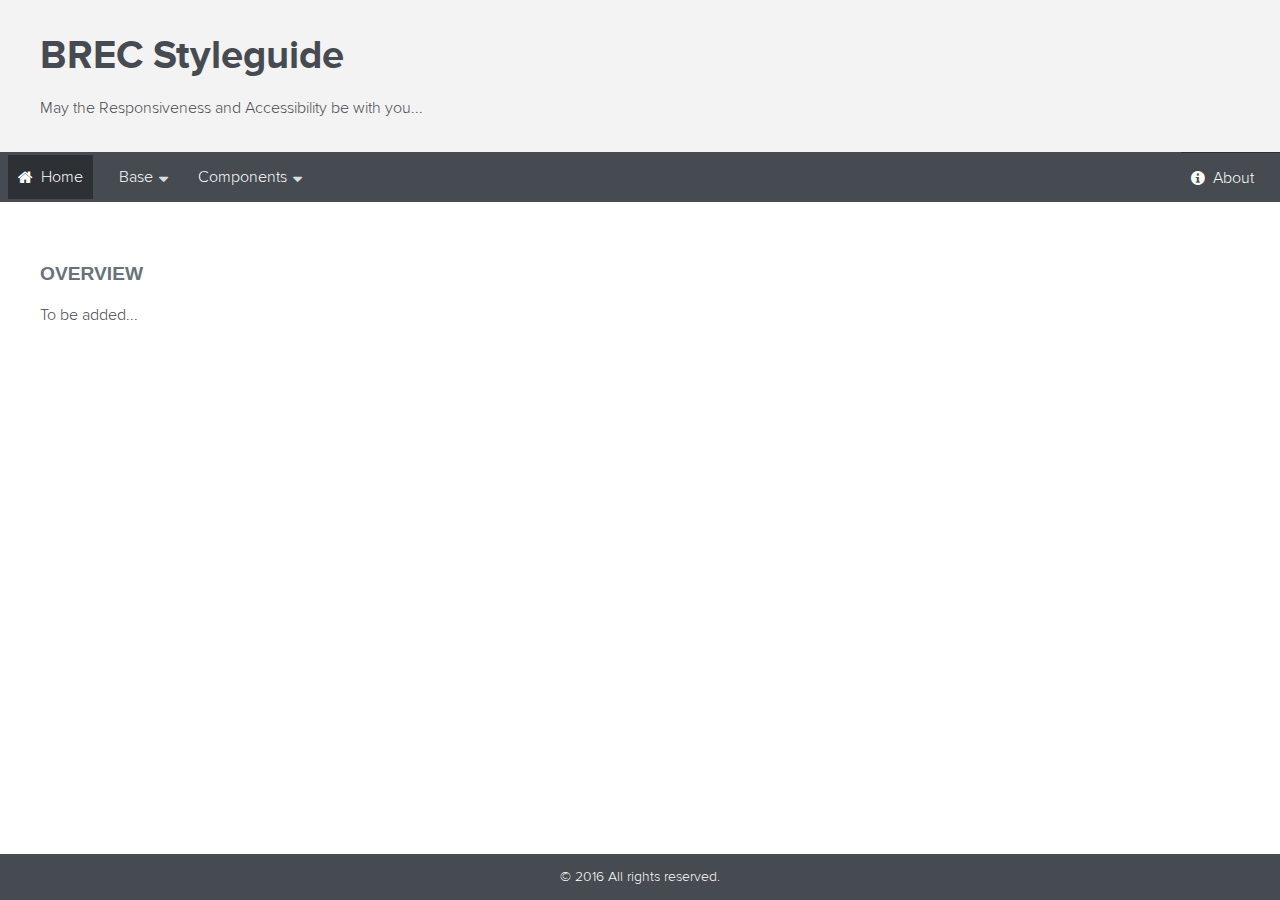
<file: index.html>
<html>
  <head>
    <meta name="viewport" content="width=device-width, initial-scale=1.0">

    <link href="stylesheets/_icons.css" rel="stylesheet">
    <link href="stylesheets/_typography.css" rel="stylesheet">
    <link href="stylesheets/_layout.css" rel="stylesheet">
    <link href="stylesheets/_nav.css" rel="stylesheet">
    <link href="stylesheets/base-colors.css" rel="stylesheet">

    <script src="js/jquery.js"></script>
    <script src="js/nav.js"></script>
  </head>

  <body>
    <ul class="skiplinks" id="skiplinks">
      <li class="skiplinks__item"><a href="#main-contents" class="link skiplinks__link">To Content</a></li>
      <li class="skiplinks__item"><a href="#main-nav" class="link skiplinks__link">To Main Menu</a></li>
      <li class="skiplinks__item"><a href="#page-footer" class="link skiplinks__link">To Footer</a></li>
    </ul>

    <div class="app-container">
      <header class="page-header">
        <button id="main-nav-toggle" type="button" class="main-nav__mobile-toggle main-nav__mobile-toggle--page-header" aria-haspopup="true" aria-expanded="false" aria-owns="main-nav" aria-hidden="false" aria-label="show or hide main menu"></button>
        <div class="page-header__wrapper">
          <h1 class="page-header__h1">BREC Styleguide</h1>
          <p class="page-header__description">May the Responsiveness and Accessibility be with you...</p>
        </div>
      </header>

      <nav class="main-nav" id="main-nav" aria-hidden="true">
        <ul class="main-nav__list">
          <li class="main-nav__item">
            <a href="#!" class="main-nav__link main-nav__link--current"><span class="main-nav__icon icon-home"></span> Home</a>
          </li>
          <li class="main-nav__item main-nav__item--dropdown">
            <a href="#!" class="main-nav__link main-nav__link--dropdown" aria-haspopup="true" aria-expanded="false" aria-owns="dropdown-menu-base" aria-label="show or hide dropdown menu">Base</a>
            <ul id="dropdown-menu-base" class="dropdown-nav__list" aria-hidden="true">
              <li class="dropdown-nav__item">
                <a href="base/base__colors.html" class="dropdown-nav__link">Colors</a>
              </li>
              <li class="dropdown-nav__item">
                <a href="base/base__fonts.html" class="dropdown-nav__link">Fonts</a>
              </li>
              <li class="dropdown-nav__item">
                <a href="base/base__typography.html" class="dropdown-nav__link">Typography</a>
              </li>
              <li class="dropdown-nav__item">
                <a href="base/base__icons.html" class="dropdown-nav__link">Icons</a>
              </li>
            </ul>
          </li>
          <li class="main-nav__item main-nav__item--dropdown">
            <a href="#!" class="main-nav__link main-nav__link--dropdown" aria-haspopup="true" aria-expanded="false" aria-owns="dropdown-menu-components" aria-label="show or hide dropdown menu">Components</a>
            <ul id="dropdown-menu-components" class="dropdown-nav__list" aria-hidden="true">
              <li class="dropdown-nav__item">
                <a href="#" class="dropdown-nav__link">Alerts</a>
              </li>
              <li class="dropdown-nav__item">
                <a href="#" class="dropdown-nav__link">Aside</a>
              </li>
              <li class="dropdown-nav__item">
                <a href="#" class="dropdown-nav__link">Badges</a>
              </li>
              <li class="dropdown-nav__item">
                <a href="#" class="dropdown-nav__link">Buttons</a>
              </li>
              <li class="dropdown-nav__item">
                <a href="#" class="dropdown-nav__link">Date/Time Picker</a>
              </li>
              <li class="dropdown-nav__item">
                <a href="#" class="dropdown-nav__link">Footers</a>
              </li>
              <li class="dropdown-nav__item">
                <a href="#" class="dropdown-nav__link">Forms</a>
              </li>
              <li class="dropdown-nav__item">
                <a href="components/navigation/component_navigations.html" class="dropdown-nav__link">Navigations</a>
              </li>
            </ul>
          </li>
        </ul>
        <ul class="main-nav__list main-nav__list--secondary">
          <li class="main-nav__item">
            <a href="#!" class="main-nav__link"><span class="main-nav__icon icon-info-sign"></span> About</a>
          </li>
        </ul>
      </nav>

      <main class="main">
        <section class="blocks">
          <h2>Overview</h2>
          <p>To be added...</p>
        </section>
      </main>

      <footer id="page-footer" class="page-footer">&copy; 2016 All rights reserved.</footer>
    </div>
  </body>

</html>
</file>
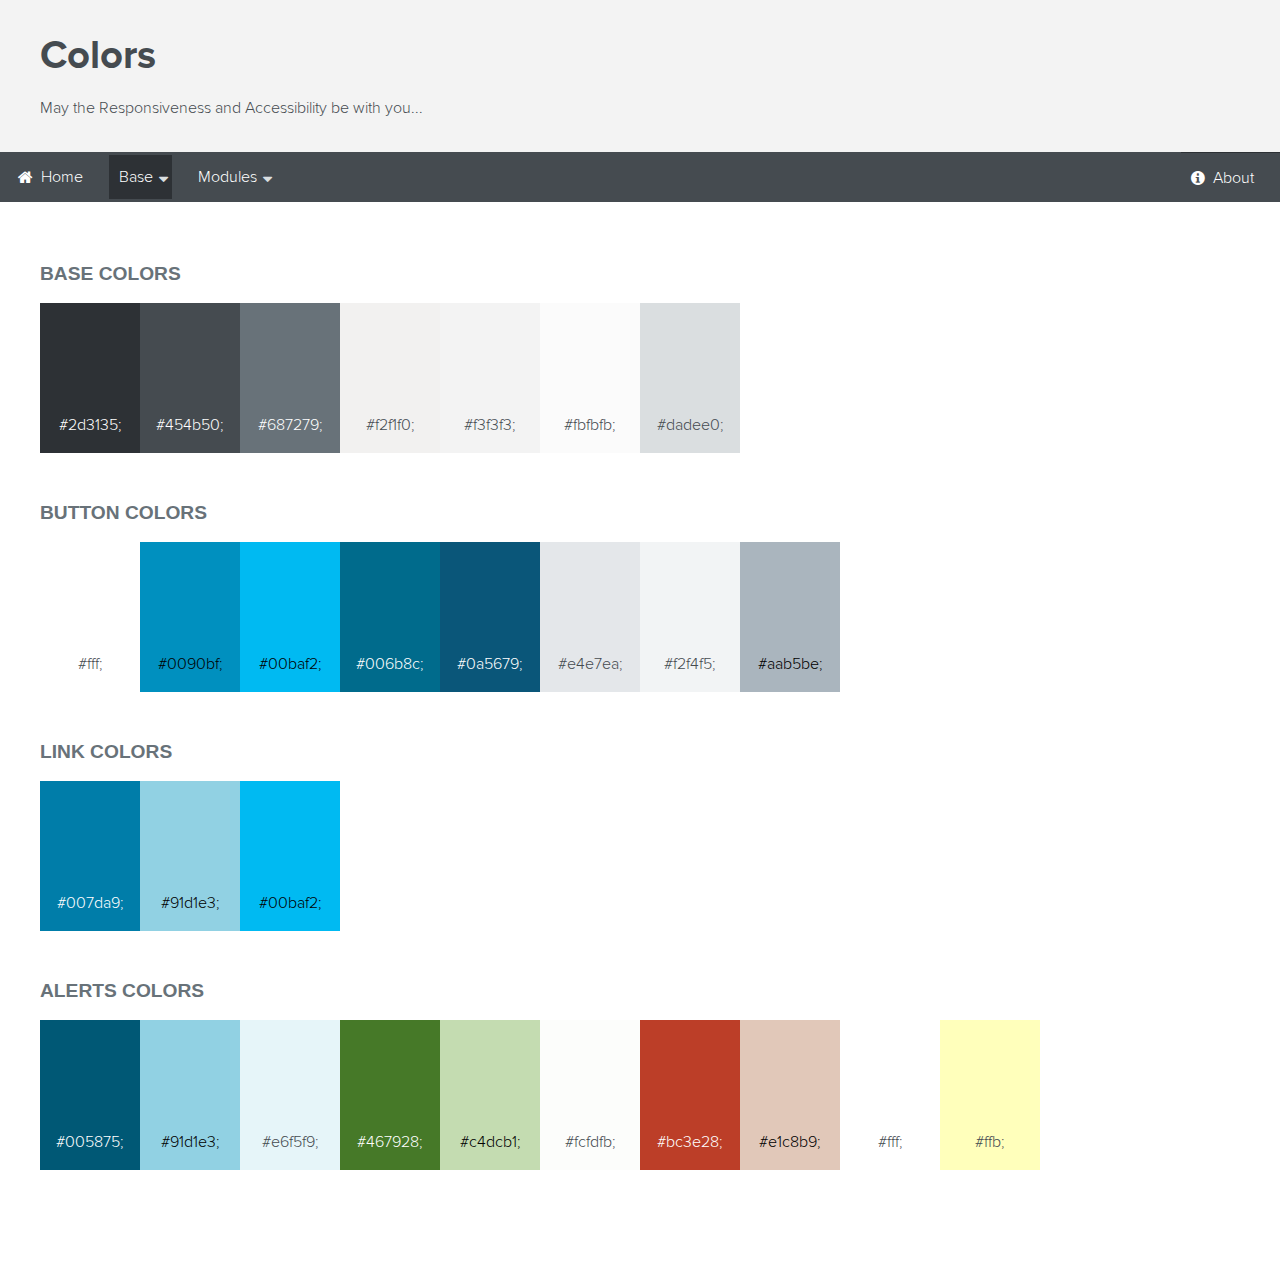
<file: base__colors.html>
<html>
  <head>
    <meta name="viewport" content="width=device-width, initial-scale=1.0">

    <link href="stylesheets/_icons.css" rel="stylesheet">
    <link href="stylesheets/_typography.css" rel="stylesheet">
    <link href="stylesheets/_layout.css" rel="stylesheet">
    <link href="stylesheets/_nav.css" rel="stylesheet">
    <link href="stylesheets/base-colors.css" rel="stylesheet">

    <script src="js/jquery.js"></script>
    <script src="js/nav.js"></script>
  </head>

  <body>
    <div class="app-container">
      <header class="page-header">
        <button type="button" class="main-nav__mobile-toggle main-nav__mobile-toggle--page-header" aria-haspopup="true" aria-owns="main-nav" aria-expanded="false" aria-hidden="true"></button>
        <div class="page-header__wrapper">
          <h1 class="page-header__h1">Colors</h1>
          <p class="page-header__description">May the Responsiveness and Accessibility be with you...</p>
        </div>
      </header>

      <nav class="main-nav">
        <ul class="main-nav__list">
          <li class="main-nav__item">
            <a href="#!" class="main-nav__link"><span class="main-nav__icon icon-home"></span> Home</a>
          </li>
          <li class="main-nav__item main-nav__item--dropdown">
            <a href="#!" class="main-nav__link main-nav__link--dropdown">Base</a>
            <ul class="dropdown-nav__list">
              <li class="dropdown-nav__item">
                <a href="base__colors.html" class="dropdown-nav__link dropdown-nav__link--current">Colors</a>
              </li>
              <li class="dropdown-nav__item">
                <a href="base__fonts.html" class="dropdown-nav__link">Fonts</a>
              </li>
              <li class="dropdown-nav__item">
                <a href="base__typography.html" class="dropdown-nav__link">Typography</a>
              </li>
              <li class="dropdown-nav__item">
                <a href="base__icons.html" class="dropdown-nav__link">Icons</a>
              </li>
            </ul>
          </li>
          <li class="main-nav__item main-nav__item--dropdown">
            <a href="#!" class="main-nav__link main-nav__link--dropdown">Modules</a>
            <ul class="dropdown-nav__list">
              <li class="dropdown-nav__item">
                <a href="#" class="dropdown-nav__link">Alerts</a>
              </li>
              <li class="dropdown-nav__item">
                <a href="#" class="dropdown-nav__link">Aside</a>
              </li>
              <li class="dropdown-nav__item">
                <a href="#" class="dropdown-nav__link">Badges</a>
              </li>
              <li class="dropdown-nav__item">
                <a href="#" class="dropdown-nav__link">Buttons</a>
              </li>
              <li class="dropdown-nav__item">
                <a href="#" class="dropdown-nav__link">Date/Time Picker</a>
              </li>
              <li class="dropdown-nav__item">
                <a href="#" class="dropdown-nav__link">Footers</a>
              </li>
              <li class="dropdown-nav__item">
                <a href="#" class="dropdown-nav__link">Forms</a>
              </li>
              <li class="dropdown-nav__item">
                <a href="#" class="dropdown-nav__link">Navigations</a>
              </li>
            </ul>
          </li>
        </ul>
        <ul class="main-nav__list main-nav__list--secondary">
          <li class="main-nav__item">
            <a href="#!" class="main-nav__link"><span class="main-nav__icon icon-info-sign"></span> About</a>
          </li>
        </ul>
      </nav>

      <main class="main">
        <section class="blocks">
          <h2>Base Colors</h2>
          <section class="color-block__container">
            <div class="color-block color-block--dropdown-background">
              <p>#2d3135;</p>
            </div>
      	    <div class="color-block color-block--main-nav-background">
      	      <p>#454b50;</p>
      	    </div>
            <div class="color-block color-block--h2-color">
              <p>#687279;</p>
            </div>
      	    <div class="color-block color-block--well-background">
      	      <p>#f2f1f0;</p>
      	    </div>
      	    <div class="color-block color-block--aside-background">
      	      <p>#f3f3f3;</p>
      	    </div>
      	    <div class="color-block color-block--body-background">
      	      <p>#fbfbfb;</p>
      	    </div>
      	    <div class="color-block color-block--default-border">
      	      <p>#dadee0;</p>
      	    </div>
      	  </section>
        </section>

        <section class="blocks">
          <h2>Button Colors</h2>
          <section class="color-block__container">
            <div class="color-block color-block--primary-button-font">
              <p>#fff;</p>
            </div>
            <div class="color-block color-block--primary-button">
              <p>#0090bf;</p>
            </div>
            <div class="color-block color-block--primary-button-hover">
              <p>#00baf2;</p>
            </div>
            <div class="color-block color-block--primary-button-border-bottom">
              <p>#006b8c;</p>
            </div>
            <div class="color-block color-block--default-button-font">
              <p>#0a5679;</p>
            </div>
            <div class="color-block color-block--default-button">
              <p>#e4e7ea;</p>
            </div>
            <div class="color-block color-block--default-button-hover">
              <p>#f2f4f5;</p>
            </div>
            <div class="color-block color-block--default-button-border-bottom">
              <p>#aab5be;</p>
            </div>
          </section>
        </section>

        <section class="blocks">
          <h2>Link Colors</h2>
          <section class="color-block__container">
            <div class="color-block color-block--link-default">
              <p>#007da9;</p>
            </div>
            <div class="color-block color-block--link-dark-theme">
              <p>#91d1e3;</p>
            </div>
            <div class="color-block color-block--link-hover">
              <p>#00baf2;</p>
            </div>
          </section>
        </section>

        <section class="blocks">
          <h2>Alerts Colors</h2>
          <section class="color-block__container">
            <div class="color-block color-block--alert-default-font">
              <p>#005875;</p>
            </div>
            <div class="color-block color-block--alert-default-border">
              <p>#91d1e3;</p>
            </div>
            <div class="color-block color-block--alert-default-background">
              <p>#e6f5f9;</p>
            </div>
            <div class="color-block color-block--alert-success-font">
              <p>#467928;</p>
            </div>
            <div class="color-block color-block--alert-success-border">
              <p>#c4dcb1;</p>
            </div>
            <div class="color-block color-block--alert-success-background">
              <p>#fcfdfb;</p>
            </div>
            <div class="color-block color-block--alert-error-font">
              <p>#bc3e28;</p>
            </div>
            <div class="color-block color-block--alert-error-border">
              <p>#e1c8b9;</p>
            </div>
            <div class="color-block color-block--alert-error-background">
              <p>#fff;</p>
            </div>
            <div class="color-block color-block--warning-background">
              <p>#ffb;</p>
            </div>
          </section>
        </section>
      </main>
    </div>
  </body>

</html>
</file>
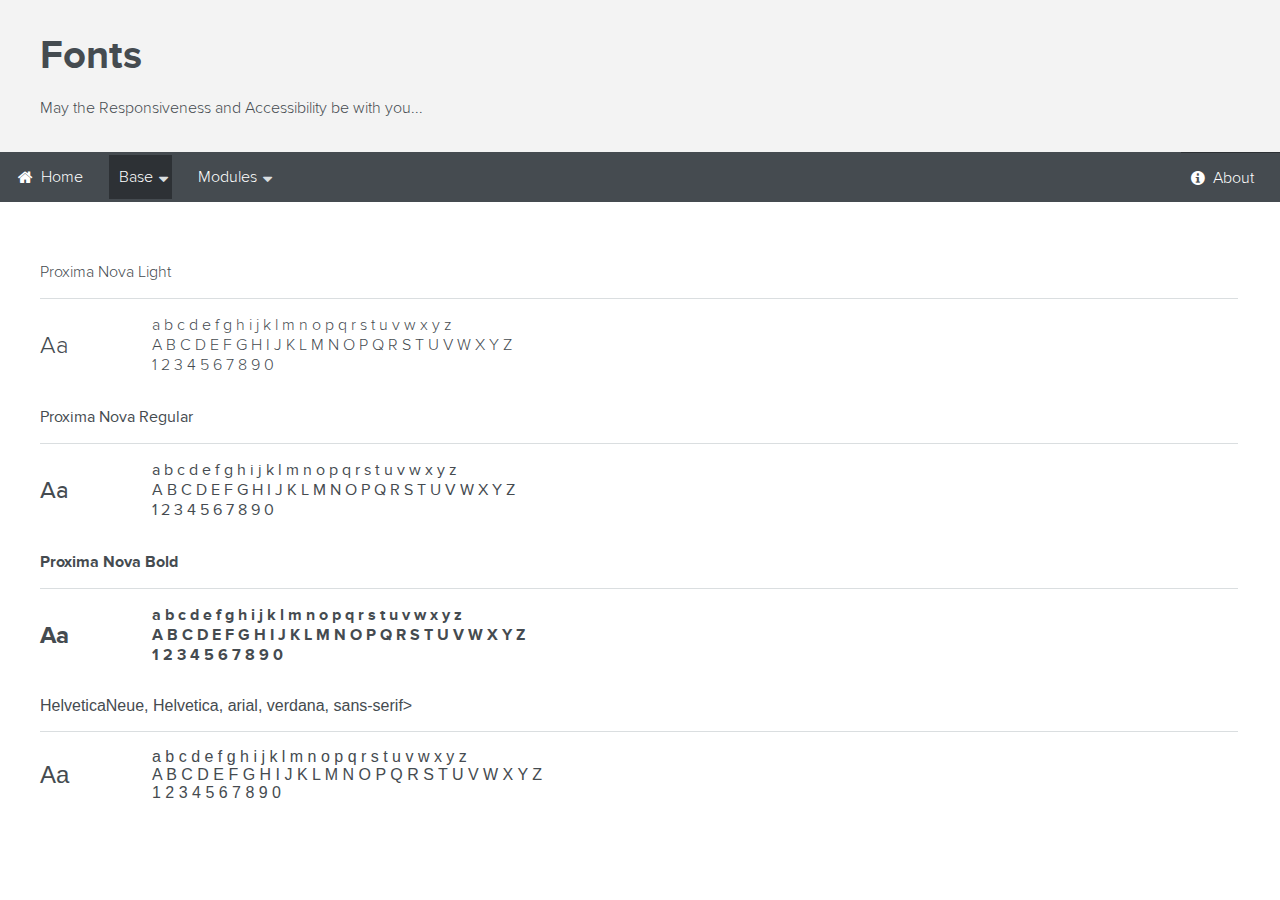
<file: base__fonts.html>
<html>
  <head>
    <meta name="viewport" content="width=device-width, initial-scale=1.0">

    <link href="stylesheets/_icons.css" rel="stylesheet">
    <link href="stylesheets/_typography.css" rel="stylesheet">
    <link href="stylesheets/_layout.css" rel="stylesheet">
    <link href="stylesheets/_nav.css" rel="stylesheet">
    <link href="stylesheets/base-fonts.css" rel="stylesheet">

    <script src="js/jquery.js"></script>
    <script src="js/nav.js"></script>
  </head>

  <body>
    <div class="app-container">
      <header class="page-header">
        <button type="button" class="main-nav__mobile-toggle main-nav__mobile-toggle--page-header" aria-haspopup="true" aria-owns="main-nav" aria-expanded="false" aria-hidden="true"></button>
        <div class="page-header__wrapper">
          <h1 class="page-header__h1">Fonts</h1>
          <p class="page-header__description">May the Responsiveness and Accessibility be with you...</p>
        </div>
      </header>

      <nav class="main-nav">
        <ul class="main-nav__list">
          <li class="main-nav__item">
            <a href="#!" class="main-nav__link"><span class="main-nav__icon icon-home"></span> Home</a>
          </li>
          <li class="main-nav__item main-nav__item--dropdown">
            <a href="#!" class="main-nav__link main-nav__link--dropdown">Base</a>
            <ul class="dropdown-nav__list">
              <li class="dropdown-nav__item">
                <a href="base__colors.html" class="dropdown-nav__link">Colors</a>
              </li>
              <li class="dropdown-nav__item">
                <a href="base__fonts.html" class="dropdown-nav__link dropdown-nav__link--current">Fonts</a>
              </li>
              <li class="dropdown-nav__item">
                <a href="base__typography.html" class="dropdown-nav__link">Typography</a>
              </li>
              <li class="dropdown-nav__item">
                <a href="base__icons.html" class="dropdown-nav__link">Icons</a>
              </li>
            </ul>
          </li>
          <li class="main-nav__item main-nav__item--dropdown">
            <a href="#!" class="main-nav__link main-nav__link--dropdown">Modules</a>
            <ul class="dropdown-nav__list">
              <li class="dropdown-nav__item">
                <a href="#" class="dropdown-nav__link">Alerts</a>
              </li>
              <li class="dropdown-nav__item">
                <a href="#" class="dropdown-nav__link">Aside</a>
              </li>
              <li class="dropdown-nav__item">
                <a href="#" class="dropdown-nav__link">Badges</a>
              </li>
              <li class="dropdown-nav__item">
                <a href="#" class="dropdown-nav__link">Buttons</a>
              </li>
              <li class="dropdown-nav__item">
                <a href="#" class="dropdown-nav__link">Date/Time Picker</a>
              </li>
              <li class="dropdown-nav__item">
                <a href="#" class="dropdown-nav__link">Footers</a>
              </li>
              <li class="dropdown-nav__item">
                <a href="#" class="dropdown-nav__link">Forms</a>
              </li>
              <li class="dropdown-nav__item">
                <a href="#" class="dropdown-nav__link">Navigations</a>
              </li>
            </ul>
          </li>
        </ul>
        <ul class="main-nav__list main-nav__list--secondary">
          <li class="main-nav__item">
            <a href="#!" class="main-nav__link"><span class="main-nav__icon icon-info-sign"></span> About</a>
          </li>
        </ul>
      </nav>

      <main class="main">
        <section class="blocks">
          <section class="font-block__container">
            <div class="font-block font-block--light">
              <span>Proxima Nova Light</span>
              <div class="font-block__example-container">
                <div class="font-block__summary">Aa</div>
                <div class="font-block__example">a b c d e f g h i j k l m n o p q r s t u v w x y z<br>
                A B C D E F G H I J K L M N O P Q R S T U V W X Y Z<br>
                1 2 3 4 5 6 7 8 9 0</div>
              </div>
            </div>
            <div class="font-block font-block--regular">
              <span>Proxima Nova Regular</span>
              <div class="font-block__example-container">
                <div class="font-block__summary">Aa</div>
                <div class="font-block__example">a b c d e f g h i j k l m n o p q r s t u v w x y z<br>
                A B C D E F G H I J K L M N O P Q R S T U V W X Y Z<br>
                1 2 3 4 5 6 7 8 9 0</div>
              </div>
            </div>
            <div class="font-block font-block--bold">
              <span>Proxima Nova Bold</span>
              <div class="font-block__example-container">
                <div class="font-block__summary">Aa</div>
                <div class="font-block__example">a b c d e f g h i j k l m n o p q r s t u v w x y z<br>
                A B C D E F G H I J K L M N O P Q R S T U V W X Y Z<br>
                1 2 3 4 5 6 7 8 9 0</div>
              </div>
            </div>
            <div class="font-block font-block--helvetica">
              <span>HelveticaNeue, Helvetica, arial, verdana, sans-serif</span>>
              <div class="font-block__example-container">
                <div class="font-block__summary">Aa</div>
                <div class="font-block__example">a b c d e f g h i j k l m n o p q r s t u v w x y z<br>
                A B C D E F G H I J K L M N O P Q R S T U V W X Y Z<br>
                1 2 3 4 5 6 7 8 9 0</div>
              </div>
            </div>
          </section>
        </section>
      </main>
    </div>
  </body>

</html>
</file>
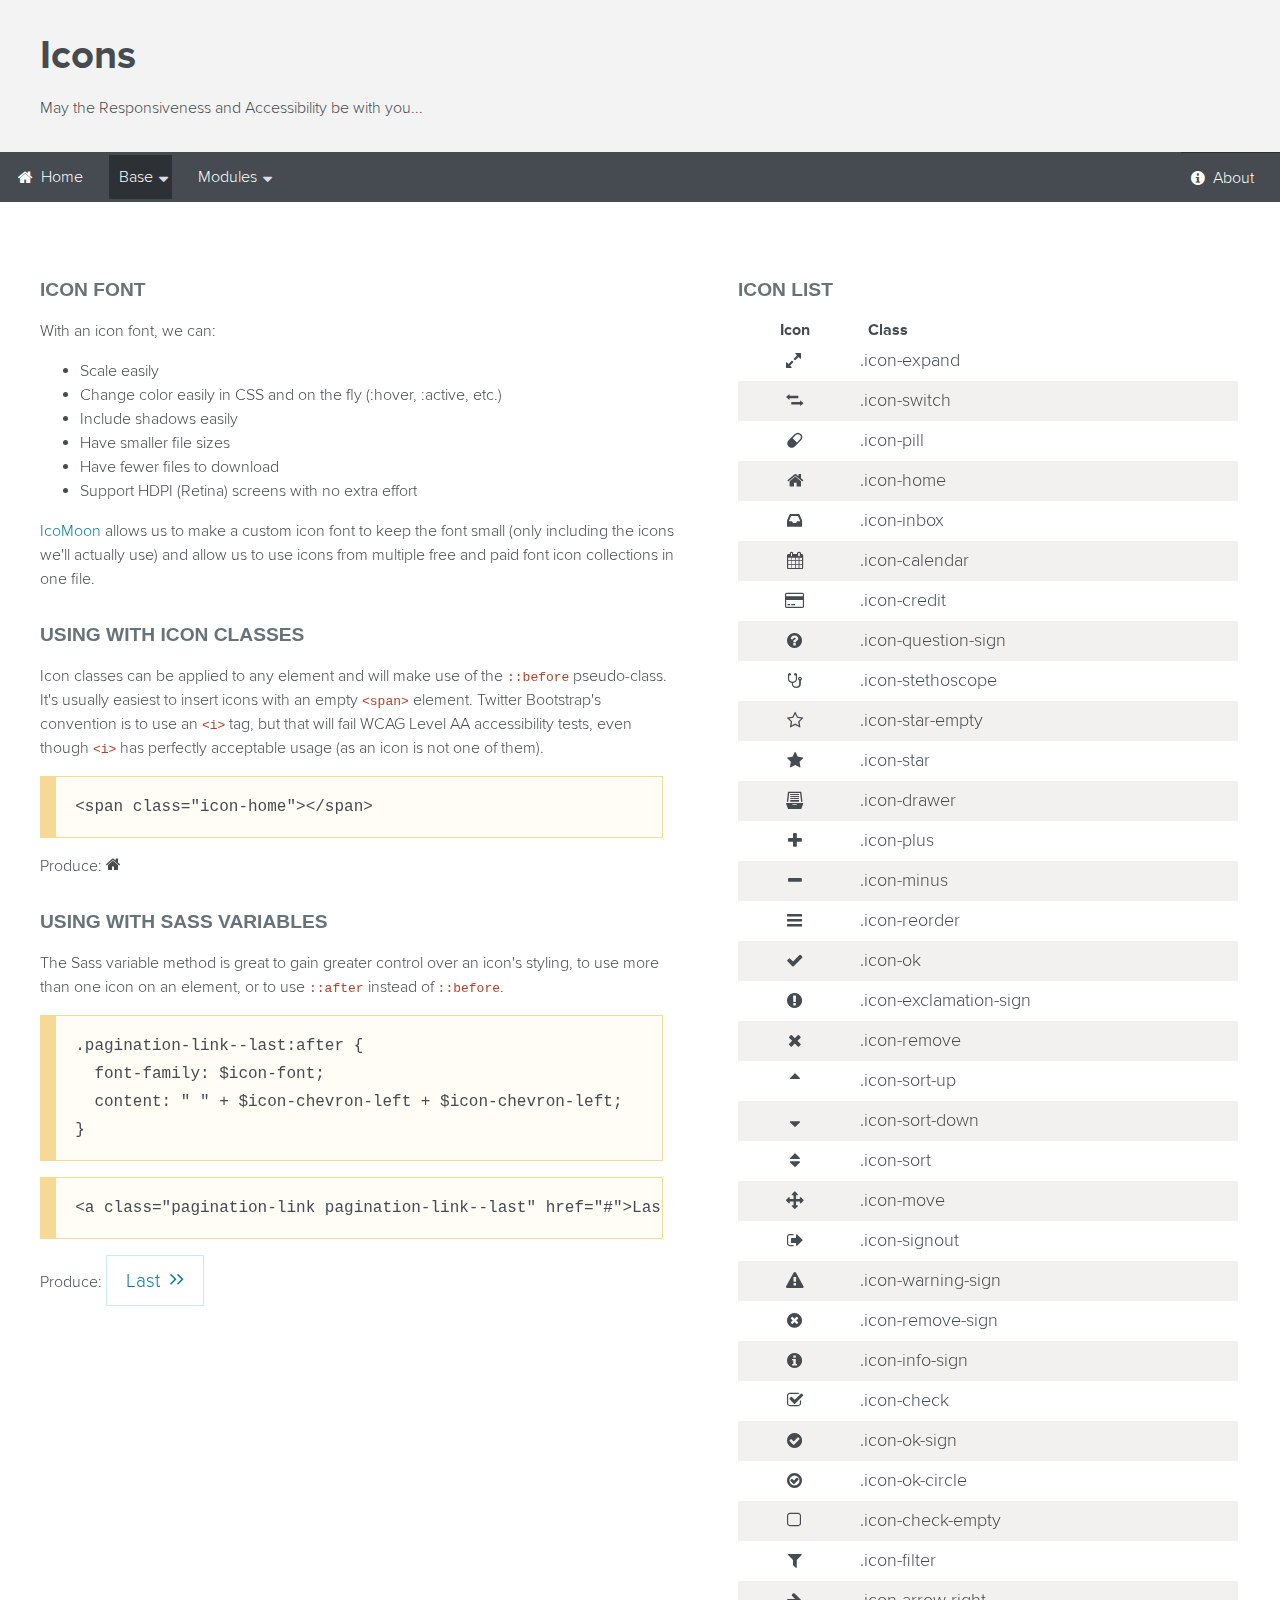
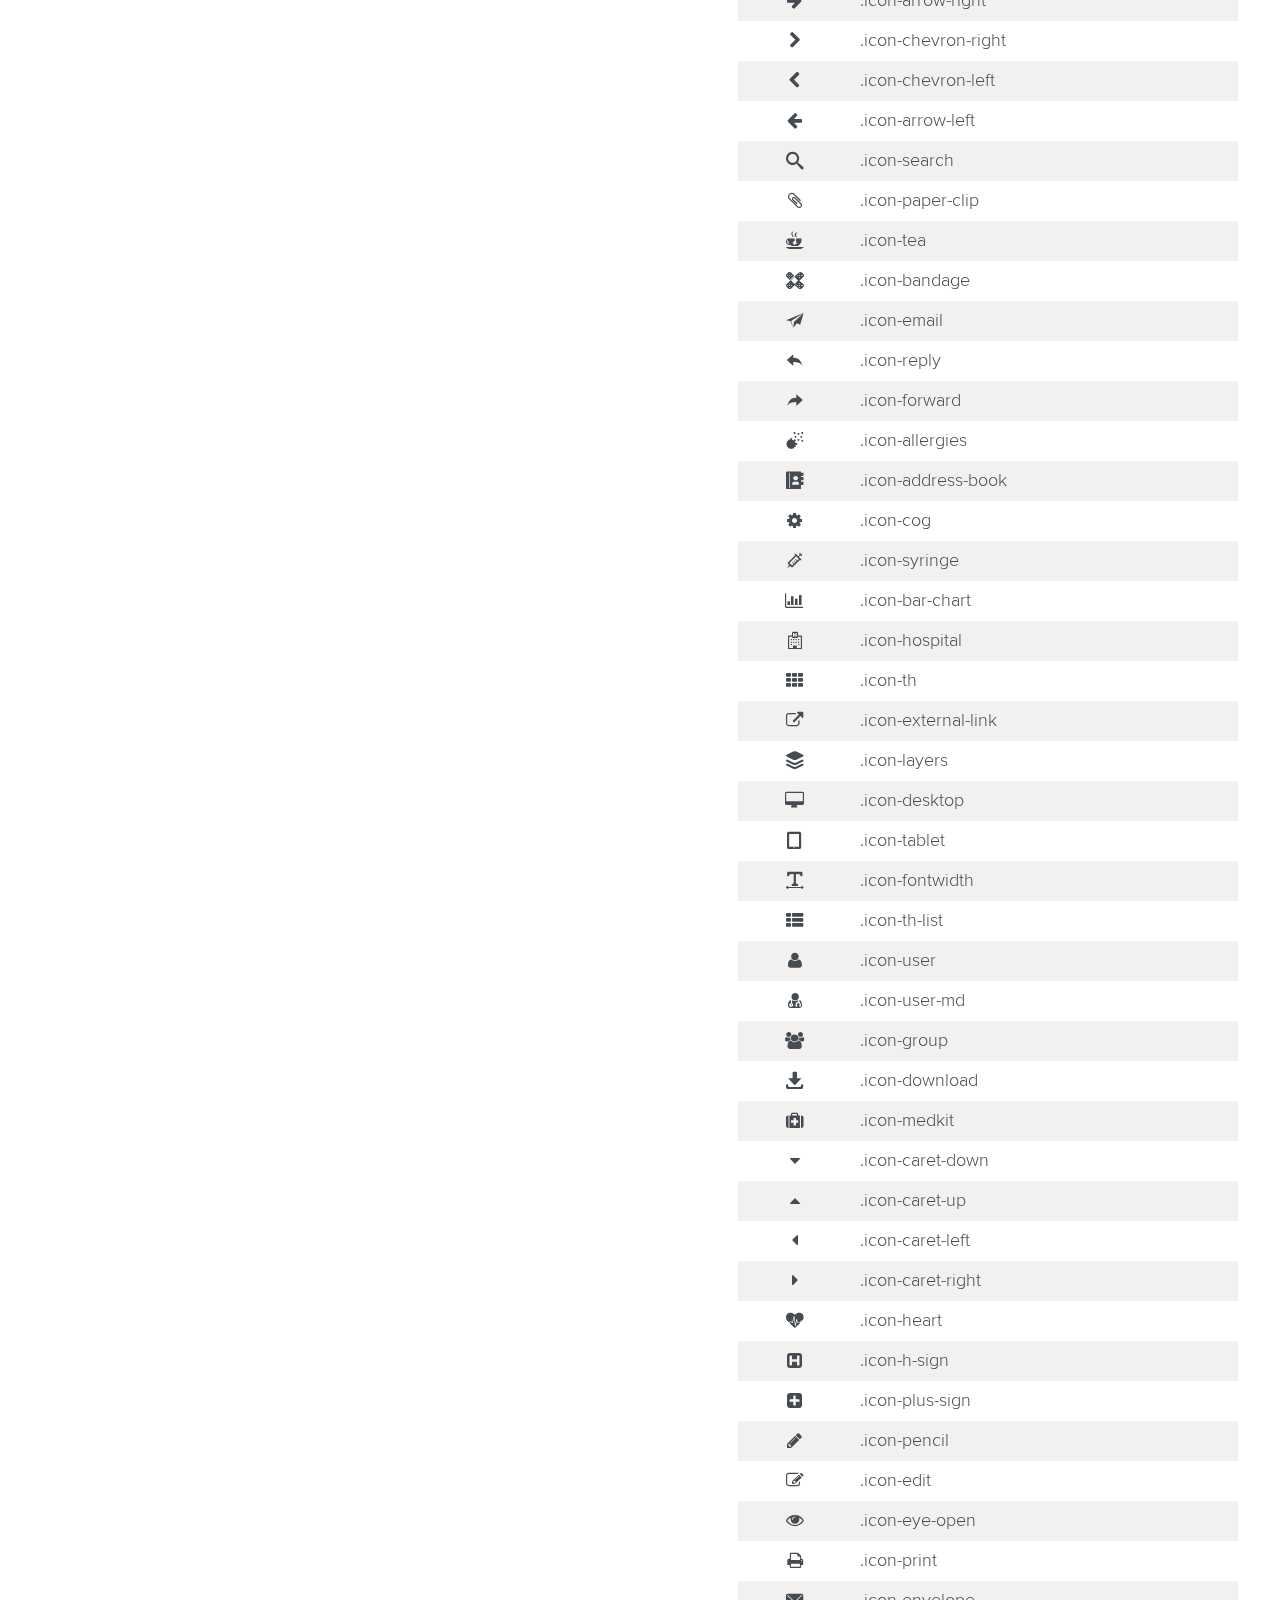
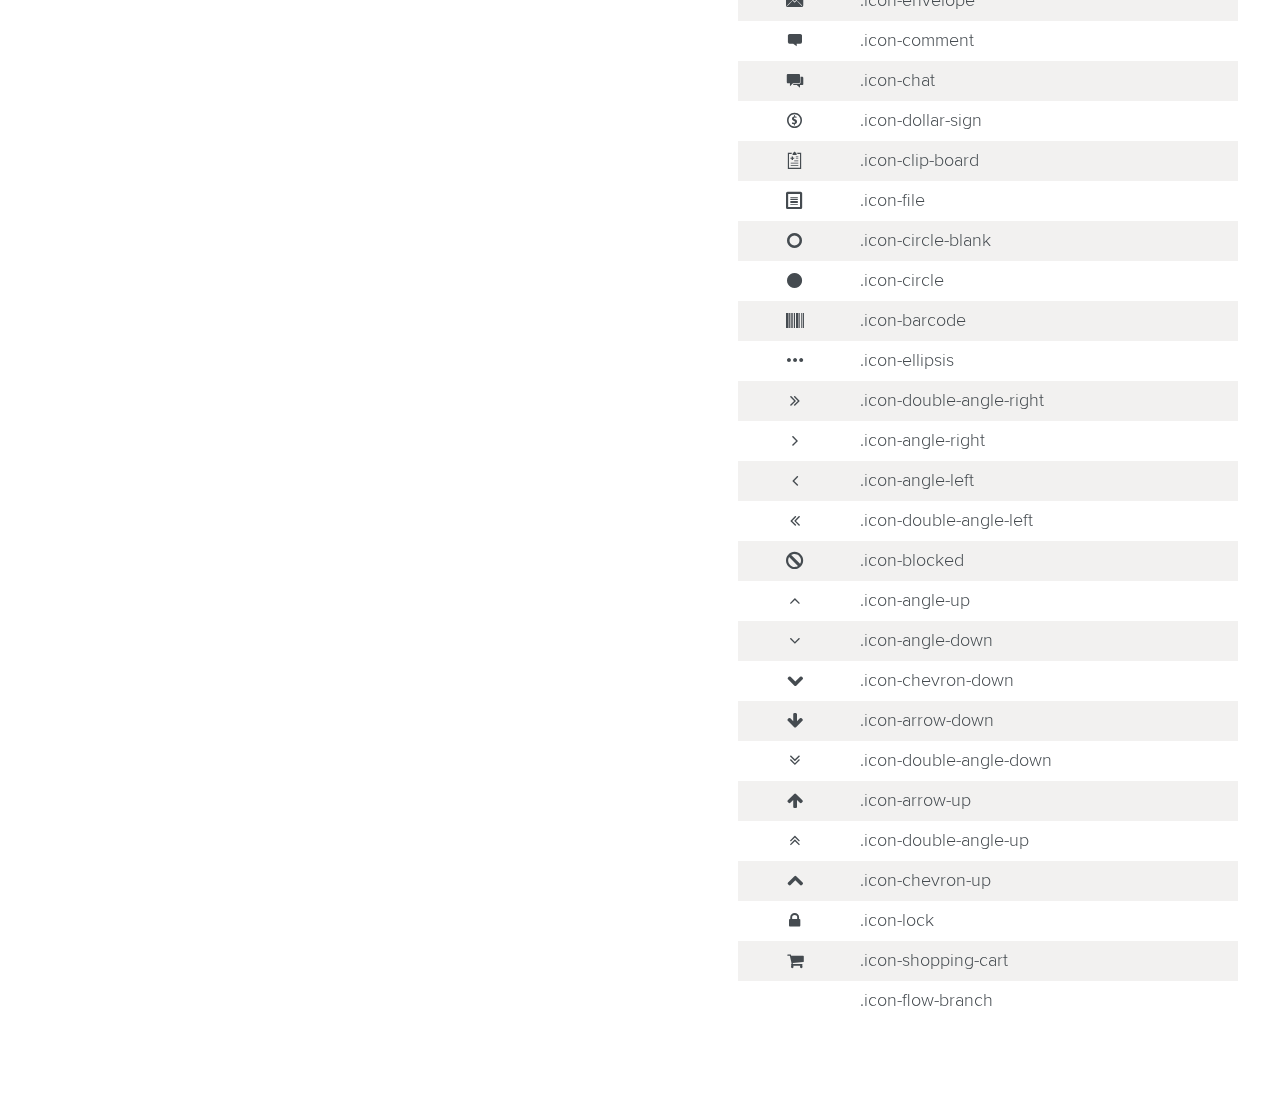
<file: base__icons.html>
<html>
  <head>
    <meta name="viewport" content="width=device-width, initial-scale=1.0">

    <link href="stylesheets/_icons.css" rel="stylesheet">
    <link href="stylesheets/_typography.css" rel="stylesheet">
    <link href="stylesheets/_layout.css" rel="stylesheet">
    <link href="stylesheets/_nav.css" rel="stylesheet">
    <link href="stylesheets/base-icons.css" rel="stylesheet">

    <script src="js/jquery.js"></script>
    <script src="js/nav.js"></script>
  </head>

  <body>
    <div class="app-container">
      <header class="page-header">
        <button type="button" class="main-nav__mobile-toggle main-nav__mobile-toggle--page-header" aria-haspopup="true" aria-owns="main-nav" aria-expanded="false" aria-hidden="true"></button>
        <div class="page-header__wrapper">
          <h1 class="page-header__h1">Icons</h1>
          <p class="page-header__description">May the Responsiveness and Accessibility be with you...</p>
        </div>
      </header>

      <nav class="main-nav">
        <ul class="main-nav__list">
          <li class="main-nav__item">
            <a href="#!" class="main-nav__link"><span class="main-nav__icon icon-home"></span> Home</a>
          </li>
          <li class="main-nav__item main-nav__item--dropdown">
            <a href="#!" class="main-nav__link main-nav__link--dropdown">Base</a>
            <ul class="dropdown-nav__list">
              <li class="dropdown-nav__item">
                <a href="base__colors.html" class="dropdown-nav__link">Colors</a>
              </li>
              <li class="dropdown-nav__item">
                <a href="base__fonts.html" class="dropdown-nav__link">Fonts</a>
              </li>
              <li class="dropdown-nav__item">
                <a href="base__typography.html" class="dropdown-nav__link">Typography</a>
              </li>
              <li class="dropdown-nav__item">
                <a href="base__icons.html" class="dropdown-nav__link dropdown-nav__link--current">Icons</a>
              </li>
            </ul>
          </li>
          <li class="main-nav__item main-nav__item--dropdown">
            <a href="#!" class="main-nav__link main-nav__link--dropdown">Modules</a>
            <ul class="dropdown-nav__list">
              <li class="dropdown-nav__item">
                <a href="#" class="dropdown-nav__link">Alerts</a>
              </li>
              <li class="dropdown-nav__item">
                <a href="#" class="dropdown-nav__link">Aside</a>
              </li>
              <li class="dropdown-nav__item">
                <a href="#" class="dropdown-nav__link">Badges</a>
              </li>
              <li class="dropdown-nav__item">
                <a href="#" class="dropdown-nav__link">Buttons</a>
              </li>
              <li class="dropdown-nav__item">
                <a href="#" class="dropdown-nav__link">Date/Time Picker</a>
              </li>
              <li class="dropdown-nav__item">
                <a href="#" class="dropdown-nav__link">Footers</a>
              </li>
              <li class="dropdown-nav__item">
                <a href="#" class="dropdown-nav__link">Forms</a>
              </li>
              <li class="dropdown-nav__item">
                <a href="#" class="dropdown-nav__link">Navigations</a>
              </li>
            </ul>
          </li>
        </ul>
        <ul class="main-nav__list main-nav__list--secondary">
          <li class="main-nav__item">
            <a href="#!" class="main-nav__link"><span class="main-nav__icon icon-info-sign"></span> About</a>
          </li>
        </ul>
      </nav>

      <main class="main">
        <section class="blocks blocks--multi-columns">
          <div class="icon-block__description">
            <h2>ICON FONT</h2>

            <p>With an icon font, we can:</p>
            <ul>
              <li>Scale easily</li>
              <li>Change color easily in CSS and on the fly (:hover, :active, etc.)</li>
              <li>Include shadows easily</li>
              <li>Have smaller file sizes</li>
              <li>Have fewer files to download</li>
              <li>Support HDPI (Retina) screens with no extra effort</li>
            </ul>
            <p><a class="link" href="https://icomoon.io/app/#/select" target="blank">IcoMoon</a> allows us to make a custom icon font to keep the font small (only including the icons we'll actually use) and allow us to use icons from multiple free and paid font icon collections in one file.</p>

            <h2 class="icon-block__h2">USING WITH ICON CLASSES</h2>

            <p>Icon classes can be applied to any element and will make use of the <code>::before</code> pseudo-class. It's usually easiest to insert icons with an empty <code>&lt;span&gt;</code> element. Twitter Bootstrap's convention is to use an <code>&lt;i&gt;</code> tag, but that will fail WCAG Level AA accessibility tests, even though <code>&lt;i&gt;</code> has perfectly acceptable usage (as an icon is not one of them).</p>

<pre><code>&lt;span class="icon-home"&gt;&lt;/span&gt;</code></pre>

            <p>Produce: <span class="icon-home"></span></p>

            <h2 class="icon-block__h2">USING WITH SASS VARIABLES</h2>

            <p>The Sass variable method is great to gain greater control over an icon's styling, to use more than one icon on an element, or to use <code>::after</code> instead of <code>::before</code>.</p>

<pre><code>.pagination-link--last:after {
  font-family: $icon-font;
  content: " " + $icon-chevron-left + $icon-chevron-left;
}</code></pre>

<pre><code>&lt;a class="pagination-link pagination-link--last" href="#"&gt;Last&lt;/a&gt;</code></pre>

            <p>Produce: <a class="link pagination-link pagination-link--last" href="#">Last</a></p>
          </div>

          <div class="icon-block__icon-list">
            <h2>ICON LIST</h2>
            <table class="icon-block__table">
              <thead>
                <tr>
                  <th class="icon-block__th-icon">Icon</th>
                  <th class="icon-block__th-icon-class">Class</th>
                </tr>
              </thead>
              <tbody>
                <tr>
                  <td class="icon-block__td-icon"><span class="icon-expand"></span></td>
                  <td class="icon-block__td-icon-class">.icon-expand</td>
                </tr>
                <tr>
                  <td class="icon-block__td-icon"><span class="icon-switch"></span></td>
                  <td class="icon-block__td-icon-class">.icon-switch</td>
                </tr>
                <tr>
                  <td class="icon-block__td-icon"><span class="icon-pill"></span></td>
                  <td class="icon-block__td-icon-class">.icon-pill</td>
                </tr>
                <tr>
                  <td class="icon-block__td-icon"><span class="icon-home"></span></td>
                  <td class="icon-block__td-icon-class">.icon-home</td>
                </tr>
                <tr>
                  <td class="icon-block__td-icon"><span class="icon-inbox"></span></td>
                  <td class="icon-block__td-icon-class">.icon-inbox</td>
                </tr>
                <tr>
                  <td class="icon-block__td-icon"><span class="icon-calendar"></span></td>
                  <td class="icon-block__td-icon-class">.icon-calendar</td>
                </tr>
                <tr>
                  <td class="icon-block__td-icon"><span class="icon-credit"></span></td>
                  <td class="icon-block__td-icon-class">.icon-credit</td>
                </tr>
                <tr>
                  <td class="icon-block__td-icon"><span class="icon-question-sign"></span></td>
                  <td class="icon-block__td-icon-class">.icon-question-sign</td>
                </tr>
                <tr>
                  <td class="icon-block__td-icon"><span class="icon-stethoscope"></span></td>
                  <td class="icon-block__td-icon-class">.icon-stethoscope</td>
                </tr>
                <tr>
                  <td class="icon-block__td-icon"><span class="icon-star-empty"></span></td>
                  <td class="icon-block__td-icon-class">.icon-star-empty</td>
                </tr>
                <tr>
                  <td class="icon-block__td-icon"><span class="icon-star"></span></td>
                  <td class="icon-block__td-icon-class">.icon-star</td>
                </tr>
                <tr>
                  <td class="icon-block__td-icon"><span class="icon-drawer"></span></td>
                  <td class="icon-block__td-icon-class">.icon-drawer</td>
                </tr>
                <tr>
                  <td class="icon-block__td-icon"><span class="icon-plus"></span></td>
                  <td class="icon-block__td-icon-class">.icon-plus</td>
                </tr>
                <tr>
                  <td class="icon-block__td-icon"><span class="icon-minus"></span></td>
                  <td class="icon-block__td-icon-class">.icon-minus</td>
                </tr>
                <tr>
                  <td class="icon-block__td-icon"><span class="icon-reorder"></span></td>
                  <td class="icon-block__td-icon-class">.icon-reorder</td>
                </tr>
                <tr>
                  <td class="icon-block__td-icon"><span class="icon-ok"></span></td>
                  <td class="icon-block__td-icon-class">.icon-ok</td>
                </tr>
                <tr>
                  <td class="icon-block__td-icon"><span class="icon-exclamation-sign"></span></td>
                  <td class="icon-block__td-icon-class">.icon-exclamation-sign</td>
                </tr>
                <tr>
                  <td class="icon-block__td-icon"><span class="icon-remove"></span></td>
                  <td class="icon-block__td-icon-class">.icon-remove</td>
                </tr>
                <tr>
                  <td class="icon-block__td-icon"><span class="icon-sort-up"></span></td>
                  <td class="icon-block__td-icon-class">.icon-sort-up</td>
                </tr>
                <tr>
                  <td class="icon-block__td-icon"><span class="icon-sort-down"></span></td>
                  <td class="icon-block__td-icon-class">.icon-sort-down</td>
                </tr>
                <tr>
                  <td class="icon-block__td-icon"><span class="icon-sort"></span></td>
                  <td class="icon-block__td-icon-class">.icon-sort</td>
                </tr>
                <tr>
                  <td class="icon-block__td-icon"><span class="icon-move"></span></td>
                  <td class="icon-block__td-icon-class">.icon-move</td>
                </tr>
                <tr>
                  <td class="icon-block__td-icon"><span class="icon-signout"></span></td>
                  <td class="icon-block__td-icon-class">.icon-signout</td>
                </tr>
                <tr>
                  <td class="icon-block__td-icon"><span class="icon-warning-sign"></span></td>
                  <td class="icon-block__td-icon-class">.icon-warning-sign</td>
                </tr>
                <tr>
                  <td class="icon-block__td-icon"><span class="icon-remove-sign"></span></td>
                  <td class="icon-block__td-icon-class">.icon-remove-sign</td>
                </tr>
                <tr>
                  <td class="icon-block__td-icon"><span class="icon-info-sign"></span></td>
                  <td class="icon-block__td-icon-class">.icon-info-sign</td>
                </tr>
                <tr>
                  <td class="icon-block__td-icon"><span class="icon-check"></span></td>
                  <td class="icon-block__td-icon-class">.icon-check</td>
                </tr>
                <tr>
                  <td class="icon-block__td-icon"><span class="icon-ok-sign"></span></td>
                  <td class="icon-block__td-icon-class">.icon-ok-sign</td>
                </tr>
                <tr>
                  <td class="icon-block__td-icon"><span class="icon-ok-circle"></span></td>
                  <td class="icon-block__td-icon-class">.icon-ok-circle</td>
                </tr>
                <tr>
                  <td class="icon-block__td-icon"><span class="icon-check-empty"></span></td>
                  <td class="icon-block__td-icon-class">.icon-check-empty</td>
                </tr>
                <tr>
                  <td class="icon-block__td-icon"><span class="icon-filter"></span></td>
                  <td class="icon-block__td-icon-class">.icon-filter</td>
                </tr>
                <tr>
                  <td class="icon-block__td-icon"><span class="icon-arrow-right"></span></td>
                  <td class="icon-block__td-icon-class">.icon-arrow-right</td>
                </tr>
                <tr>
                  <td class="icon-block__td-icon"><span class="icon-chevron-right"></span></td>
                  <td class="icon-block__td-icon-class">.icon-chevron-right</td>
                </tr>
                <tr>
                  <td class="icon-block__td-icon"><span class="icon-chevron-left"></span></td>
                  <td class="icon-block__td-icon-class">.icon-chevron-left</td>
                </tr>
                <tr>
                  <td class="icon-block__td-icon"><span class="icon-arrow-left"></span></td>
                  <td class="icon-block__td-icon-class">.icon-arrow-left</td>
                </tr>
                <tr>
                  <td class="icon-block__td-icon"><span class="icon-search"></span></td>
                  <td class="icon-block__td-icon-class">.icon-search</td>
                </tr>
                <tr>
                  <td class="icon-block__td-icon"><span class="icon-paper-clip"></span></td>
                  <td class="icon-block__td-icon-class">.icon-paper-clip</td>
                </tr>
                <tr>
                  <td class="icon-block__td-icon"><span class="icon-tea"></span></td>
                  <td class="icon-block__td-icon-class">.icon-tea</td>
                </tr>
                <tr>
                  <td class="icon-block__td-icon"><span class="icon-bandage"></span></td>
                  <td class="icon-block__td-icon-class">.icon-bandage</td>
                </tr>
                <tr>
                  <td class="icon-block__td-icon"><span class="icon-email"></span></td>
                  <td class="icon-block__td-icon-class">.icon-email</td>
                </tr>
                <tr>
                  <td class="icon-block__td-icon"><span class="icon-reply"></span></td>
                  <td class="icon-block__td-icon-class">.icon-reply</td>
                </tr>
                <tr>
                  <td class="icon-block__td-icon"><span class="icon-forward"></span></td>
                  <td class="icon-block__td-icon-class">.icon-forward</td>
                </tr>
                <tr>
                  <td class="icon-block__td-icon"><span class="icon-allergies"></span></td>
                  <td class="icon-block__td-icon-class">.icon-allergies</td>
                </tr>
                <tr>
                  <td class="icon-block__td-icon"><span class="icon-address-book"></span></td>
                  <td class="icon-block__td-icon-class">.icon-address-book</td>
                </tr>
                <tr>
                  <td class="icon-block__td-icon"><span class="icon-cog"></span></td>
                  <td class="icon-block__td-icon-class">.icon-cog</td>
                </tr>
                <tr>
                  <td class="icon-block__td-icon"><span class="icon-syringe"></span></td>
                  <td class="icon-block__td-icon-class">.icon-syringe</td>
                </tr>
                <tr>
                  <td class="icon-block__td-icon"><span class="icon-bar-chart"></span></td>
                  <td class="icon-block__td-icon-class">.icon-bar-chart</td>
                </tr>
                <tr>
                  <td class="icon-block__td-icon"><span class="icon-hospital"></span></td>
                  <td class="icon-block__td-icon-class">.icon-hospital</td>
                </tr>
                <tr>
                  <td class="icon-block__td-icon"><span class="icon-th"></span></td>
                  <td class="icon-block__td-icon-class">.icon-th</td>
                </tr>
                <tr>
                  <td class="icon-block__td-icon"><span class="icon-external-link"></span></td>
                  <td class="icon-block__td-icon-class">.icon-external-link</td>
                </tr>
                <tr>
                  <td class="icon-block__td-icon"><span class="icon-layers"></span></td>
                  <td class="icon-block__td-icon-class">.icon-layers</td>
                </tr>
                <tr>
                  <td class="icon-block__td-icon"><span class="icon-desktop"></span></td>
                  <td class="icon-block__td-icon-class">.icon-desktop</td>
                </tr>
                <tr>
                  <td class="icon-block__td-icon"><span class="icon-tablet"></span></td>
                  <td class="icon-block__td-icon-class">.icon-tablet</td>
                </tr>
                <tr>
                  <td class="icon-block__td-icon"><span class="icon-fontwidth"></span></td>
                  <td class="icon-block__td-icon-class">.icon-fontwidth</td>
                </tr>
                <tr>
                  <td class="icon-block__td-icon"><span class="icon-th-list"></span></td>
                  <td class="icon-block__td-icon-class">.icon-th-list</td>
                </tr>
                <tr>
                  <td class="icon-block__td-icon"><span class="icon-user"></span></td>
                  <td class="icon-block__td-icon-class">.icon-user</td>
                </tr>
                <tr>
                  <td class="icon-block__td-icon"><span class="icon-user-md"></span></td>
                  <td class="icon-block__td-icon-class">.icon-user-md</td>
                </tr>
                <tr>
                  <td class="icon-block__td-icon"><span class="icon-group"></span></td>
                  <td class="icon-block__td-icon-class">.icon-group</td>
                </tr>
                <tr>
                  <td class="icon-block__td-icon"><span class="icon-download"></span></td>
                  <td class="icon-block__td-icon-class">.icon-download</td>
                </tr>
                <tr>
                  <td class="icon-block__td-icon"><span class="icon-medkit"></span></td>
                  <td class="icon-block__td-icon-class">.icon-medkit</td>
                </tr>
                <tr>
                  <td class="icon-block__td-icon"><span class="icon-caret-down"></span></td>
                  <td class="icon-block__td-icon-class">.icon-caret-down</td>
                </tr>
                <tr>
                  <td class="icon-block__td-icon"><span class="icon-caret-up"></span></td>
                  <td class="icon-block__td-icon-class">.icon-caret-up</td>
                </tr>
                <tr>
                  <td class="icon-block__td-icon"><span class="icon-caret-left"></span></td>
                  <td class="icon-block__td-icon-class">.icon-caret-left</td>
                </tr>
                <tr>
                  <td class="icon-block__td-icon"><span class="icon-caret-right"></span></td>
                  <td class="icon-block__td-icon-class">.icon-caret-right</td>
                </tr>
                <tr>
                  <td class="icon-block__td-icon"><span class="icon-heart"></span></td>
                  <td class="icon-block__td-icon-class">.icon-heart</td>
                </tr>
                <tr>
                  <td class="icon-block__td-icon"><span class="icon-h-sign"></span></td>
                  <td class="icon-block__td-icon-class">.icon-h-sign</td>
                </tr>
                <tr>
                  <td class="icon-block__td-icon"><span class="icon-plus-sign"></span></td>
                  <td class="icon-block__td-icon-class">.icon-plus-sign</td>
                </tr>
                <tr>
                  <td class="icon-block__td-icon"><span class="icon-pencil"></span></td>
                  <td class="icon-block__td-icon-class">.icon-pencil</td>
                </tr>
                <tr>
                  <td class="icon-block__td-icon"><span class="icon-edit"></span></td>
                  <td class="icon-block__td-icon-class">.icon-edit</td>
                </tr>
                <tr>
                  <td class="icon-block__td-icon"><span class="icon-eye-open"></span></td>
                  <td class="icon-block__td-icon-class">.icon-eye-open</td>
                </tr>
                <tr>
                  <td class="icon-block__td-icon"><span class="icon-print"></span></td>
                  <td class="icon-block__td-icon-class">.icon-print</td>
                </tr>
                <tr>
                  <td class="icon-block__td-icon"><span class="icon-envelope"></span></td>
                  <td class="icon-block__td-icon-class">.icon-envelope</td>
                </tr>
                <tr>
                  <td class="icon-block__td-icon"><span class="icon-comment"></span></td>
                  <td class="icon-block__td-icon-class">.icon-comment</td>
                </tr>
                <tr>
                  <td class="icon-block__td-icon"><span class="icon-chat"></span></td>
                  <td class="icon-block__td-icon-class">.icon-chat</td>
                </tr>
                <tr>
                  <td class="icon-block__td-icon"><span class="icon-dollar-sign"></span></td>
                  <td class="icon-block__td-icon-class">.icon-dollar-sign</td>
                </tr>
                <tr>
                  <td class="icon-block__td-icon"><span class="icon-clip-board"></span></td>
                  <td class="icon-block__td-icon-class">.icon-clip-board</td>
                </tr>
                <tr>
                  <td class="icon-block__td-icon"><span class="icon-file"></span></td>
                  <td class="icon-block__td-icon-class">.icon-file</td>
                </tr>
                <tr>
                  <td class="icon-block__td-icon"><span class="icon-circle-blank"></span></td>
                  <td class="icon-block__td-icon-class">.icon-circle-blank</td>
                </tr>
                <tr>
                  <td class="icon-block__td-icon"><span class="icon-circle"></span></td>
                  <td class="icon-block__td-icon-class">.icon-circle</td>
                </tr>
                <tr>
                  <td class="icon-block__td-icon"><span class="icon-barcode"></span></td>
                  <td class="icon-block__td-icon-class">.icon-barcode</td>
                </tr>
                <tr>
                  <td class="icon-block__td-icon"><span class="icon-ellipsis"></span></td>
                  <td class="icon-block__td-icon-class">.icon-ellipsis</td>
                </tr>
                <tr>
                  <td class="icon-block__td-icon"><span class="icon-double-angle-right"></span></td>
                  <td class="icon-block__td-icon-class">.icon-double-angle-right</td>
                </tr>
                <tr>
                  <td class="icon-block__td-icon"><span class="icon-angle-right"></span></td>
                  <td class="icon-block__td-icon-class">.icon-angle-right</td>
                </tr>
                <tr>
                  <td class="icon-block__td-icon"><span class="icon-angle-left"></span></td>
                  <td class="icon-block__td-icon-class">.icon-angle-left</td>
                </tr>
                <tr>
                  <td class="icon-block__td-icon"><span class="icon-double-angle-left"></span></td>
                  <td class="icon-block__td-icon-class">.icon-double-angle-left</td>
                </tr>
                <tr>
                  <td class="icon-block__td-icon"><span class="icon-blocked"></span></td>
                  <td class="icon-block__td-icon-class">.icon-blocked</td>
                </tr>
                <tr>
                  <td class="icon-block__td-icon"><span class="icon-angle-up"></span></td>
                  <td class="icon-block__td-icon-class">.icon-angle-up</td>
                </tr>
                <tr>
                  <td class="icon-block__td-icon"><span class="icon-angle-down"></span></td>
                  <td class="icon-block__td-icon-class">.icon-angle-down</td>
                </tr>
                <tr>
                  <td class="icon-block__td-icon"><span class="icon-chevron-down"></span></td>
                  <td class="icon-block__td-icon-class">.icon-chevron-down</td>
                </tr>
                <tr>
                  <td class="icon-block__td-icon"><span class="icon-arrow-down"></span></td>
                  <td class="icon-block__td-icon-class">.icon-arrow-down</td>
                </tr>
                <tr>
                  <td class="icon-block__td-icon"><span class="icon-double-angle-down"></span></td>
                  <td class="icon-block__td-icon-class">.icon-double-angle-down</td>
                </tr>
                <tr>
                  <td class="icon-block__td-icon"><span class="icon-arrow-up"></span></td>
                  <td class="icon-block__td-icon-class">.icon-arrow-up</td>
                </tr>
                <tr>
                  <td class="icon-block__td-icon"><span class="icon-double-angle-up"></span></td>
                  <td class="icon-block__td-icon-class">.icon-double-angle-up</td>
                </tr>
                <tr>
                  <td class="icon-block__td-icon"><span class="icon-chevron-up"></span></td>
                  <td class="icon-block__td-icon-class">.icon-chevron-up</td>
                </tr>
                <tr>
                  <td class="icon-block__td-icon"><span class="icon-lock"></span></td>
                  <td class="icon-block__td-icon-class">.icon-lock</td>
                </tr>
                <tr>
                  <td class="icon-block__td-icon"><span class="icon-shopping-cart"></span></td>
                  <td class="icon-block__td-icon-class">.icon-shopping-cart</td>
                </tr>
                <tr>
                  <td class="icon-block__td-icon"><span class="icon-flow-branch"></span></td>
                  <td class="icon-block__td-icon-class">.icon-flow-branch</td>
                </tr>
              </tbody>
            </table>
          </div>
      </main>
    </div>
  </body>

</html>
</file>
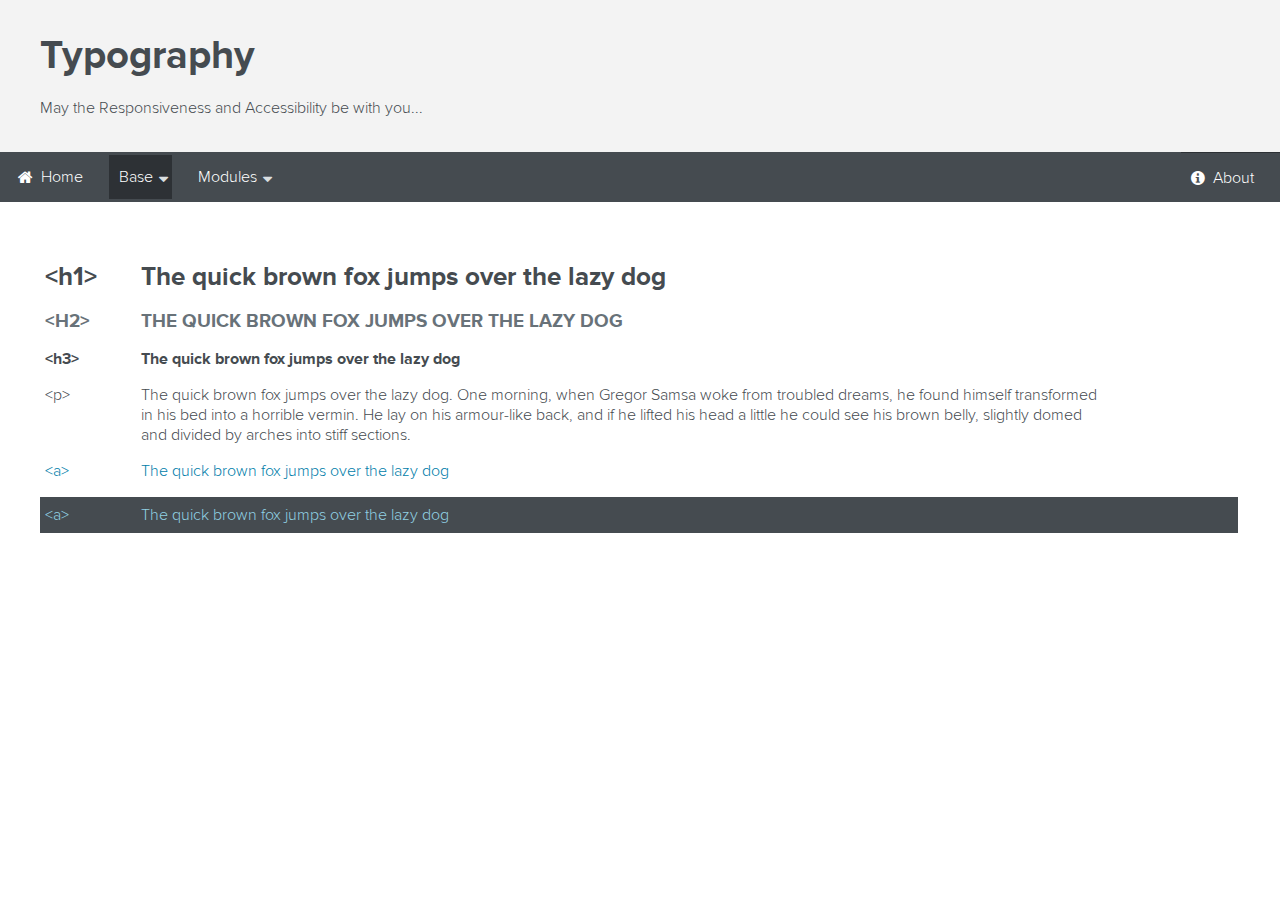
<file: base__typography.html>
<html>
  <head>
    <meta name="viewport" content="width=device-width, initial-scale=1.0">

    <link href="stylesheets/_icons.css" rel="stylesheet">
    <link href="stylesheets/_typography.css" rel="stylesheet">
    <link href="stylesheets/_layout.css" rel="stylesheet">
    <link href="stylesheets/_nav.css" rel="stylesheet">
    <link href="stylesheets/base-typography.css" rel="stylesheet">

    <script src="js/jquery.js"></script>
    <script src="js/nav.js"></script>
  </head>

  <body>
    <div class="app-container">
      <header class="page-header">
        <button type="button" class="main-nav__mobile-toggle main-nav__mobile-toggle--page-header" aria-haspopup="true" aria-owns="main-nav" aria-expanded="false" aria-hidden="true"></button>
        <div class="page-header__wrapper">
          <h1 class="page-header__h1">Typography</h1>
          <p class="page-header__description">May the Responsiveness and Accessibility be with you...</p>
        </div>
      </header>

      <nav class="main-nav">
        <ul class="main-nav__list">
          <li class="main-nav__item">
            <a href="#!" class="main-nav__link"><span class="main-nav__icon icon-home"></span> Home</a>
          </li>
          <li class="main-nav__item main-nav__item--dropdown">
            <a href="#!" class="main-nav__link main-nav__link--dropdown">Base</a>
            <ul class="dropdown-nav__list">
              <li class="dropdown-nav__item">
                <a href="base__colors.html" class="dropdown-nav__link">Colors</a>
              </li>
              <li class="dropdown-nav__item">
                <a href="base__fonts.html" class="dropdown-nav__link">Fonts</a>
              </li>
              <li class="dropdown-nav__item">
                <a href="base__typography.html" class="dropdown-nav__link dropdown-nav__link--current">Typography</a>
              </li>
              <li class="dropdown-nav__item">
                <a href="base__icons.html" class="dropdown-nav__link">Icons</a>
              </li>
            </ul>
          </li>
          <li class="main-nav__item main-nav__item--dropdown">
            <a href="#!" class="main-nav__link main-nav__link--dropdown">Modules</a>
            <ul class="dropdown-nav__list">
              <li class="dropdown-nav__item">
                <a href="#" class="dropdown-nav__link">Alerts</a>
              </li>
              <li class="dropdown-nav__item">
                <a href="#" class="dropdown-nav__link">Aside</a>
              </li>
              <li class="dropdown-nav__item">
                <a href="#" class="dropdown-nav__link">Badges</a>
              </li>
              <li class="dropdown-nav__item">
                <a href="#" class="dropdown-nav__link">Buttons</a>
              </li>
              <li class="dropdown-nav__item">
                <a href="#" class="dropdown-nav__link">Date/Time Picker</a>
              </li>
              <li class="dropdown-nav__item">
                <a href="#" class="dropdown-nav__link">Footers</a>
              </li>
              <li class="dropdown-nav__item">
                <a href="#" class="dropdown-nav__link">Forms</a>
              </li>
              <li class="dropdown-nav__item">
                <a href="#" class="dropdown-nav__link">Navigations</a>
              </li>
            </ul>
          </li>
        </ul>
        <ul class="main-nav__list main-nav__list--secondary">
          <li class="main-nav__item">
            <a href="#!" class="main-nav__link"><span class="main-nav__icon icon-info-sign"></span> About</a>
          </li>
        </ul>
      </nav>

      <main class="main">
        <section class="blocks">
          <section class="typography__container">
            <div class="typography-block">
              <span class="typography-block__summary typography-block__h1">&lt;h1&gt;</span>
              <span class="typography-block__example typography-block__h1">The quick brown fox jumps over the lazy dog</span>
            </div>
          </section>
          <section class="typography__container">
            <div class="typography-block">
              <span class="typography-block__summary typography-block__h2">&lt;h2&gt;</span>
              <span class="typography-block__example typography-block__h2">The quick brown fox jumps over the lazy dog</span>
            </div>
          </section>
          <section class="typography__container">
            <div class="typography-block">
              <span class="typography-block__summary typography-block__h3">&lt;h3&gt;</span>
              <span class="typography-block__example typography-block__h3">The quick brown fox jumps over the lazy dog</span>
            </div>
          </section>
          <section class="typography__container">
            <div class="typography-block">
              <span class="typography-block__summary typography-block__p">&lt;p&gt;</span>
              <span class="typography-block__example typography-block__p">The quick brown fox jumps over the lazy dog. One morning, when Gregor Samsa woke from troubled dreams, he found himself transformed in his bed into a horrible vermin. He lay on his armour-like back, and if he lifted his head a little he could see his brown belly, slightly domed and divided by arches into stiff sections.</span>
            </div>
          </section>
          <section class="typography__container">
            <div class="typography-block">
              <span class="typography-block__summary typography-block__a">&lt;a&gt;</span>
              <a href="#" class="typography-block__example typography-block__a">The quick brown fox jumps over the lazy dog</a>
            </div>
          </section>
          <section class="typography__container typography__container--dark-theme">
            <div class="typography-block typography-block--dark-theme">
              <span class="typography-block__summary typography-block__a typography-block__a--dark-theme">&lt;a&gt;</span>
              <a href="#" class="typography-block__example typography-block__a typography-block__a--dark-theme">The quick brown fox jumps over the lazy dog</a>
            </div>
          </section>
        </section>
      </main>
    </div>
  </body>

</html>
</file>
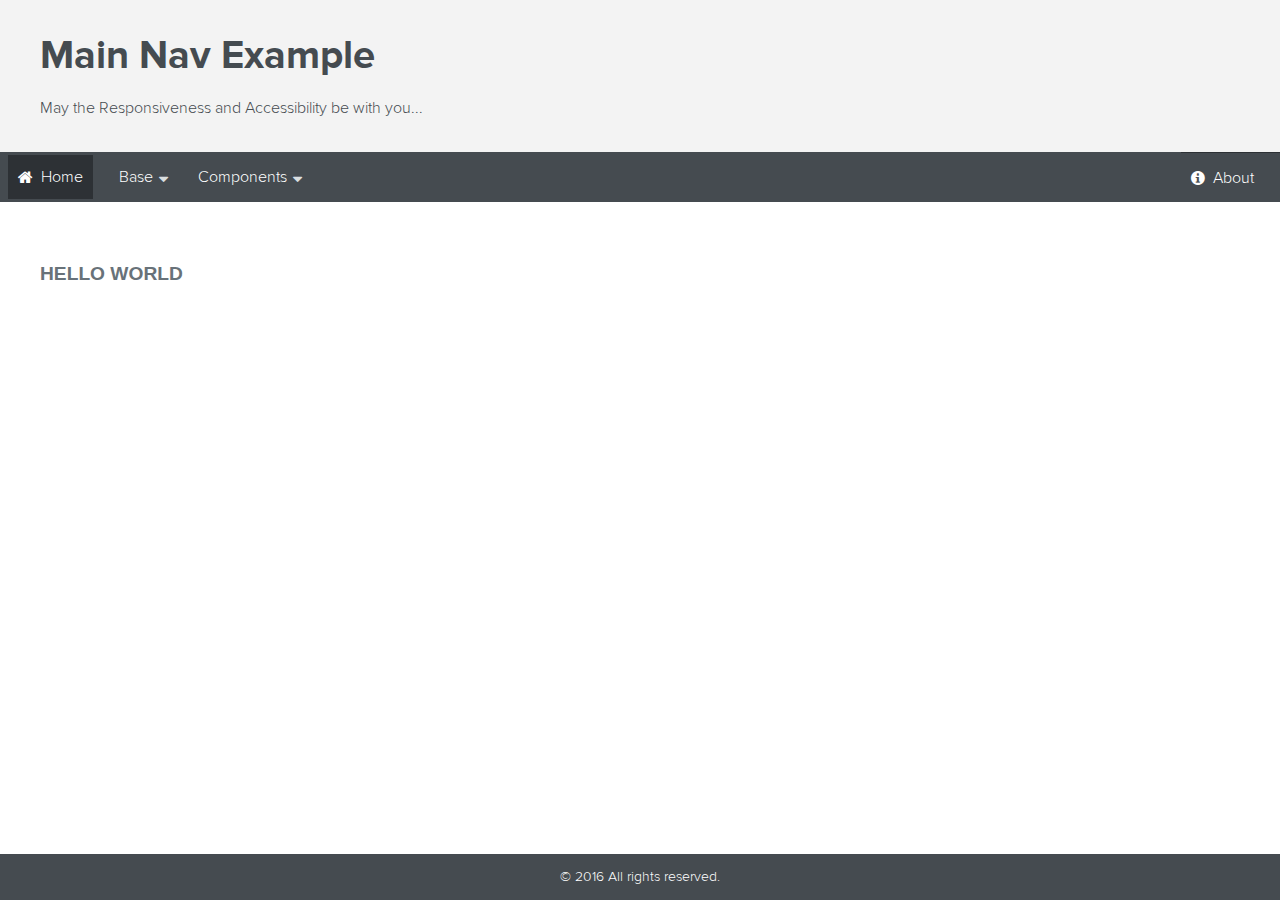
<file: nav-test.html>
<html>
  <head>
    <title>Main Nav Example</title>
    <meta name="viewport" content="width=device-width, initial-scale=1.0">

    <link href="stylesheets/_icons.css" rel="stylesheet">
    <link href="stylesheets/_typography.css" rel="stylesheet">
    <link href="stylesheets/_layout.css" rel="stylesheet">
    <link href="stylesheets/_nav.css" rel="stylesheet">
    <link href="stylesheets/base-colors.css" rel="stylesheet">

    <script src="js/jquery.js"></script>
    <script src="js/nav.js"></script>
  </head>

  <body>
    <ul class="skiplinks" id="skiplinks">
      <li class="skiplinks__item"><a href="#main-contents" class="link skiplinks__link">To Content</a></li>
      <li class="skiplinks__item"><a href="#main-nav" class="link skiplinks__link">To Main Menu</a></li>
      <li class="skiplinks__item"><a href="#page-footer" class="link skiplinks__link">To Footer</a></li>
    </ul>

    <div class="app-container">
      <header class="page-header">
        <button id="main-nav-toggle" type="button" class="main-nav__mobile-toggle main-nav__mobile-toggle--page-header" aria-haspopup="true" aria-expanded="false" aria-owns="main-nav" aria-hidden="false" aria-label="show or hide main menu"></button>
        <div class="page-header__wrapper">
          <h1 class="page-header__h1">Main Nav Example</h1>
          <p class="page-header__description">May the Responsiveness and Accessibility be with you...</p>
        </div>
      </header>

      <nav class="main-nav" id="main-nav" aria-hidden="true">
        <ul class="main-nav__list">
          <li class="main-nav__item">
            <a href="#!" class="main-nav__link main-nav__link--current"><span class="main-nav__icon icon-home"></span> Home</a>
          </li>
          <li class="main-nav__item main-nav__item--dropdown">
            <a href="#!" class="main-nav__link main-nav__link--dropdown" aria-haspopup="true" aria-expanded="false" aria-owns="dropdown-menu-base" aria-label="show or hide dropdown menu">Base</a>
            <ul id="dropdown-menu-base" class="dropdown-nav__list" aria-hidden="true">
              <li class="dropdown-nav__item">
                <a href="base/base__colors.html" class="dropdown-nav__link">Colors</a>
              </li>
              <li class="dropdown-nav__item">
                <a href="base/base__fonts.html" class="dropdown-nav__link">Fonts</a>
              </li>
              <li class="dropdown-nav__item">
                <a href="base/base__typography.html" class="dropdown-nav__link">Typography</a>
              </li>
              <li class="dropdown-nav__item">
                <a href="base/base__icons.html" class="dropdown-nav__link">Icons</a>
              </li>
            </ul>
          </li>
          <li class="main-nav__item main-nav__item--dropdown">
            <a href="#!" class="main-nav__link main-nav__link--dropdown" aria-haspopup="true" aria-expanded="false" aria-owns="dropdown-menu-components" aria-label="show or hide dropdown menu">Components</a>
            <ul id="dropdown-menu-components" class="dropdown-nav__list" aria-hidden="true">
              <li class="dropdown-nav__item">
                <a href="#" class="dropdown-nav__link">Alerts</a>
              </li>
              <li class="dropdown-nav__item">
                <a href="#" class="dropdown-nav__link">Aside</a>
              </li>
              <li class="dropdown-nav__item">
                <a href="#" class="dropdown-nav__link">Badges</a>
              </li>
              <li class="dropdown-nav__item">
                <a href="#" class="dropdown-nav__link">Buttons</a>
              </li>
              <li class="dropdown-nav__item">
                <a href="#" class="dropdown-nav__link">Date/Time Picker</a>
              </li>
              <li class="dropdown-nav__item">
                <a href="#" class="dropdown-nav__link">Footers</a>
              </li>
              <li class="dropdown-nav__item">
                <a href="#" class="dropdown-nav__link">Forms</a>
              </li>
              <li class="dropdown-nav__item">
                <a href="components/navigation/component_navigations.html" class="dropdown-nav__link">Navigations</a>
              </li>
            </ul>
          </li>
        </ul>
        <ul class="main-nav__list main-nav__list--secondary">
          <li class="main-nav__item">
            <a href="#!" class="main-nav__link"><span class="main-nav__icon icon-info-sign"></span> About</a>
          </li>
        </ul>
      </nav>

      <main class="main">
        <section class="blocks">
          <h2>Hello World</h2>
      </main>

      <footer id="page-footer" class="page-footer">&copy; 2016 All rights reserved.</footer>
    </div>
  </body>

</html>
</file>
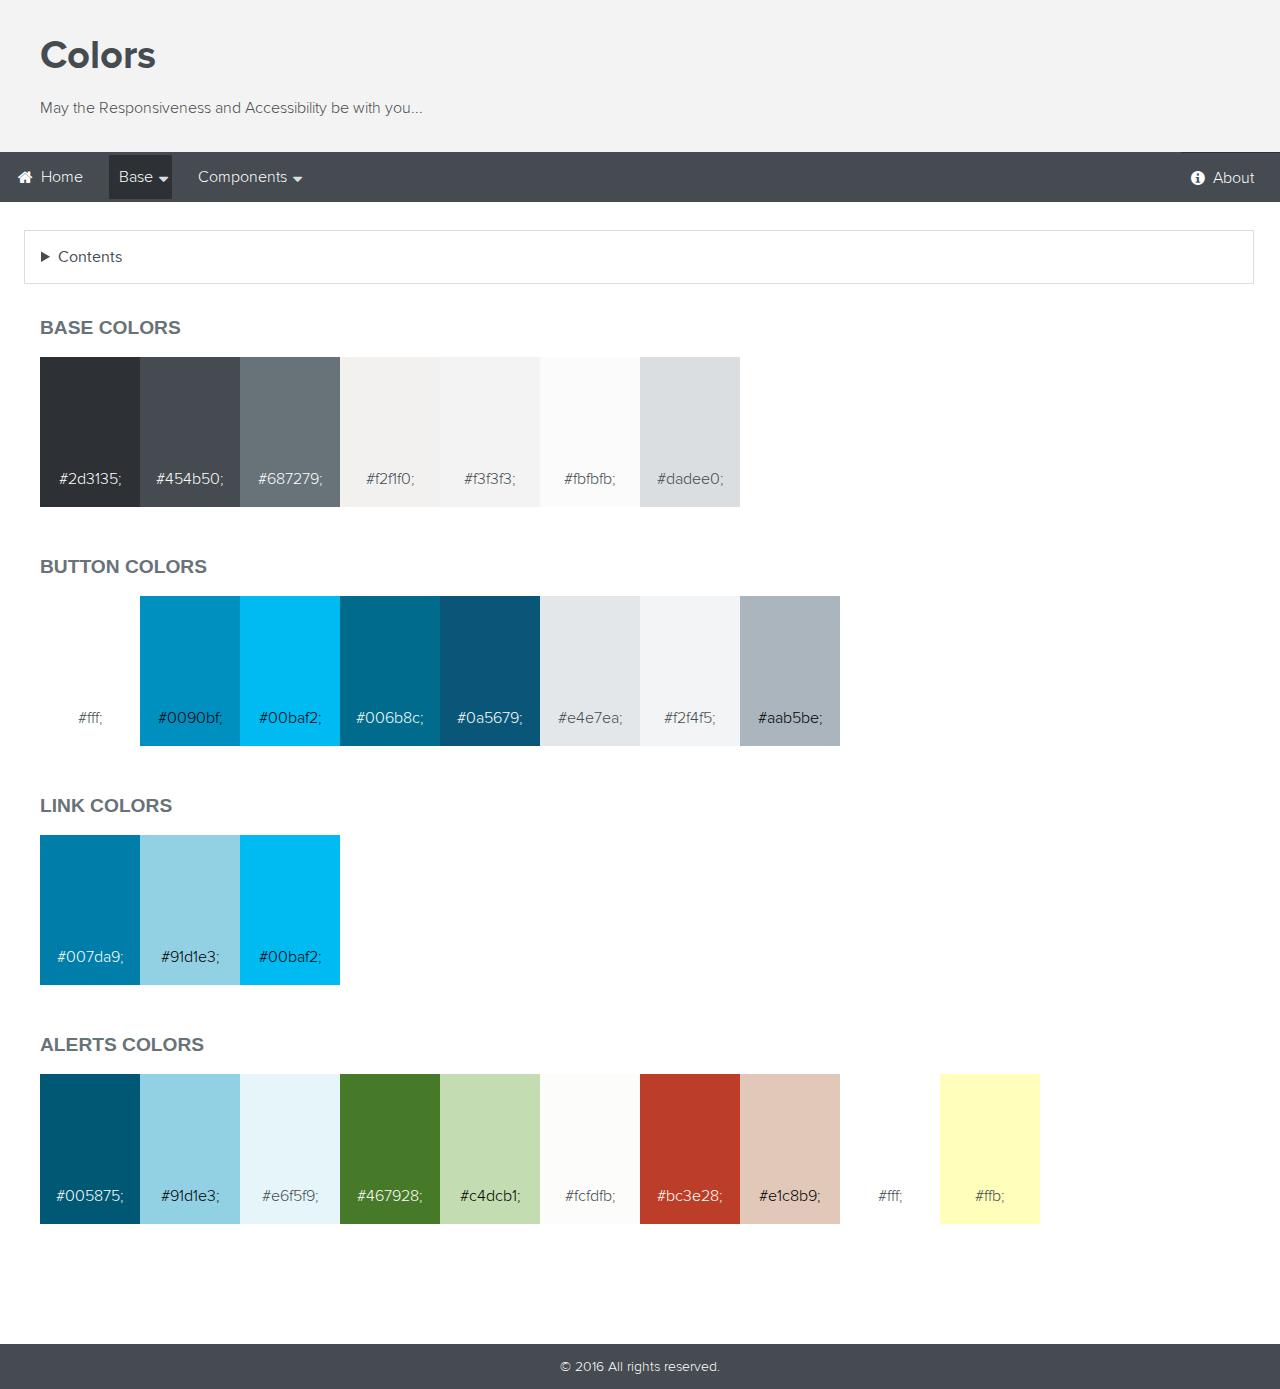
<file: base/base__colors.html>
<html>
  <head>
    <meta name="viewport" content="width=device-width, initial-scale=1.0">

    <link href="../stylesheets/_icons.css" rel="stylesheet">
    <link href="../stylesheets/_typography.css" rel="stylesheet">
    <link href="../stylesheets/_layout.css" rel="stylesheet">
    <link href="../stylesheets/_nav.css" rel="stylesheet">
    <link href="../stylesheets/base-colors.css" rel="stylesheet">

    <script src="../js/jquery.js"></script>
    <script src="../js/nav.js"></script>
  </head>

  <body>
    <ul class="skiplinks" id="skiplinks">
      <li class="skiplinks__item"><a href="#main-contents" class="link skiplinks__link">To Content</a></li>
      <li class="skiplinks__item"><a href="#main-nav" class="link skiplinks__link">To Main Menu</a></li>
      <li class="skiplinks__item"><a href="#page-footer" class="link skiplinks__link">To Footer</a></li>
    </ul>

    <div class="app-container">
      <header class="page-header">
        <button id="main-nav-toggle" type="button" class="main-nav__mobile-toggle main-nav__mobile-toggle--page-header" aria-haspopup="true" aria-expanded="false" aria-owns="main-nav" aria-hidden="false" aria-label="show or hide main menu"></button>
        <div class="page-header__wrapper">
          <h1 class="page-header__h1">Colors</h1>
          <p class="page-header__description">May the Responsiveness and Accessibility be with you...</p>
        </div>
      </header>

      <nav class="main-nav" id="main-nav" aria-hidden="true">
        <ul class="main-nav__list">
          <li class="main-nav__item">
            <a href="../index.html" class="main-nav__link"><span class="main-nav__icon icon-home"></span> Home</a>
          </li>
          <li class="main-nav__item main-nav__item--dropdown">
            <a href="#!" class="main-nav__link main-nav__link--dropdown" aria-haspopup="true" aria-expanded="false" aria-owns="dropdown-menu-base" aria-label="show or hide dropdown menu">Base</a>
            <ul id="dropdown-menu-base" class="dropdown-nav__list" aria-hidden="true">
              <li class="dropdown-nav__item">
                <a href="base__colors.html" class="dropdown-nav__link dropdown-nav__link--current">Colors</a>
              </li>
              <li class="dropdown-nav__item">
                <a href="base__fonts.html" class="dropdown-nav__link">Fonts</a>
              </li>
              <li class="dropdown-nav__item">
                <a href="base__typography.html" class="dropdown-nav__link">Typography</a>
              </li>
              <li class="dropdown-nav__item">
                <a href="base__icons.html" class="dropdown-nav__link">Icons</a>
              </li>
            </ul>
          </li>
          <li class="main-nav__item main-nav__item--dropdown">
            <a href="#!" class="main-nav__link main-nav__link--dropdown" aria-haspopup="true" aria-expanded="false" aria-owns="dropdown-menu-components" aria-label="show or hide dropdown menu">Components</a>
            <ul id="dropdown-menu-components" class="dropdown-nav__list" aria-hidden="true">
              <li class="dropdown-nav__item">
                <a href="#" class="dropdown-nav__link">Alerts</a>
              </li>
              <li class="dropdown-nav__item">
                <a href="#" class="dropdown-nav__link">Aside</a>
              </li>
              <li class="dropdown-nav__item">
                <a href="#" class="dropdown-nav__link">Badges</a>
              </li>
              <li class="dropdown-nav__item">
                <a href="#" class="dropdown-nav__link">Buttons</a>
              </li>
              <li class="dropdown-nav__item">
                <a href="#" class="dropdown-nav__link">Date/Time Picker</a>
              </li>
              <li class="dropdown-nav__item">
                <a href="#" class="dropdown-nav__link">Footers</a>
              </li>
              <li class="dropdown-nav__item">
                <a href="#" class="dropdown-nav__link">Forms</a>
              </li>
              <li class="dropdown-nav__item">
                <a href="../components/navigation/component_navigations.html" class="dropdown-nav__link">Navigations</a>
              </li>
            </ul>
          </li>
        </ul>
        <ul class="main-nav__list main-nav__list--secondary">
          <li class="main-nav__item">
            <a href="#!" class="main-nav__link"><span class="main-nav__icon icon-info-sign"></span> About</a>
          </li>
        </ul>
      </nav>

      <main class="main">
        <nav class="contents">
          <details>
            <summary id="main-contents">Contents</summary>
            <ul class="contents__list">
              <li class="contents__item">
                <a class="link contents__link" href="#base-colors">Base Colors</a>
              </li>
              <li class="contents__item">
                <a class="link contents__link" href="#button-colors">Button Colors</a>
              </li>
              <li class="contents__item">
                <a class="link contents__link" href="#link-colors">Link Colors</a>
              </li>
              <li class="contents__item">
                <a class="link contents__link" href="#alerts-colors">Alerts Colors</a>
              </li>
            </ul>
          </details>
        </nav>

        <section class="blocks" id="base-colors">
          <h2>Base Colors</h2>
          <section class="color-block__container">
            <div class="color-block color-block--dropdown-background">
              <p>#2d3135;</p>
            </div>
            <div class="color-block color-block--main-nav-background">
              <p>#454b50;</p>
            </div>
            <div class="color-block color-block--h2-color">
              <p>#687279;</p>
            </div>
            <div class="color-block color-block--well-background">
              <p>#f2f1f0;</p>
            </div>
            <div class="color-block color-block--aside-background">
              <p>#f3f3f3;</p>
            </div>
            <div class="color-block color-block--body-background">
              <p>#fbfbfb;</p>
            </div>
            <div class="color-block color-block--default-border">
              <p>#dadee0;</p>
            </div>
          </section>
        </section>

        <section class="blocks" id="button-colors">
          <h2>Button Colors</h2>
          <section class="color-block__container">
            <div class="color-block color-block--primary-button-font">
              <p>#fff;</p>
            </div>
            <div class="color-block color-block--primary-button">
              <p>#0090bf;</p>
            </div>
            <div class="color-block color-block--primary-button-hover">
              <p>#00baf2;</p>
            </div>
            <div class="color-block color-block--primary-button-border-bottom">
              <p>#006b8c;</p>
            </div>
            <div class="color-block color-block--default-button-font">
              <p>#0a5679;</p>
            </div>
            <div class="color-block color-block--default-button">
              <p>#e4e7ea;</p>
            </div>
            <div class="color-block color-block--default-button-hover">
              <p>#f2f4f5;</p>
            </div>
            <div class="color-block color-block--default-button-border-bottom">
              <p>#aab5be;</p>
            </div>
          </section>
        </section>

        <section class="blocks" id="link-colors">
          <h2>Link Colors</h2>
          <section class="color-block__container">
            <div class="color-block color-block--link-default">
              <p>#007da9;</p>
            </div>
            <div class="color-block color-block--link-dark-theme">
              <p>#91d1e3;</p>
            </div>
            <div class="color-block color-block--link-hover">
              <p>#00baf2;</p>
            </div>
          </section>
        </section>

        <section class="blocks" id="alerts-colors">
          <h2>Alerts Colors</h2>
          <section class="color-block__container">
            <div class="color-block color-block--alert-default-font">
              <p>#005875;</p>
            </div>
            <div class="color-block color-block--alert-default-border">
              <p>#91d1e3;</p>
            </div>
            <div class="color-block color-block--alert-default-background">
              <p>#e6f5f9;</p>
            </div>
            <div class="color-block color-block--alert-success-font">
              <p>#467928;</p>
            </div>
            <div class="color-block color-block--alert-success-border">
              <p>#c4dcb1;</p>
            </div>
            <div class="color-block color-block--alert-success-background">
              <p>#fcfdfb;</p>
            </div>
            <div class="color-block color-block--alert-error-font">
              <p>#bc3e28;</p>
            </div>
            <div class="color-block color-block--alert-error-border">
              <p>#e1c8b9;</p>
            </div>
            <div class="color-block color-block--alert-error-background">
              <p>#fff;</p>
            </div>
            <div class="color-block color-block--warning-background">
              <p>#ffb;</p>
            </div>
          </section>
        </section>
      </main>

      <footer id="page-footer" class="page-footer">&copy; 2016 All rights reserved.</footer>
    </div>
  </body>

</html>
</file>
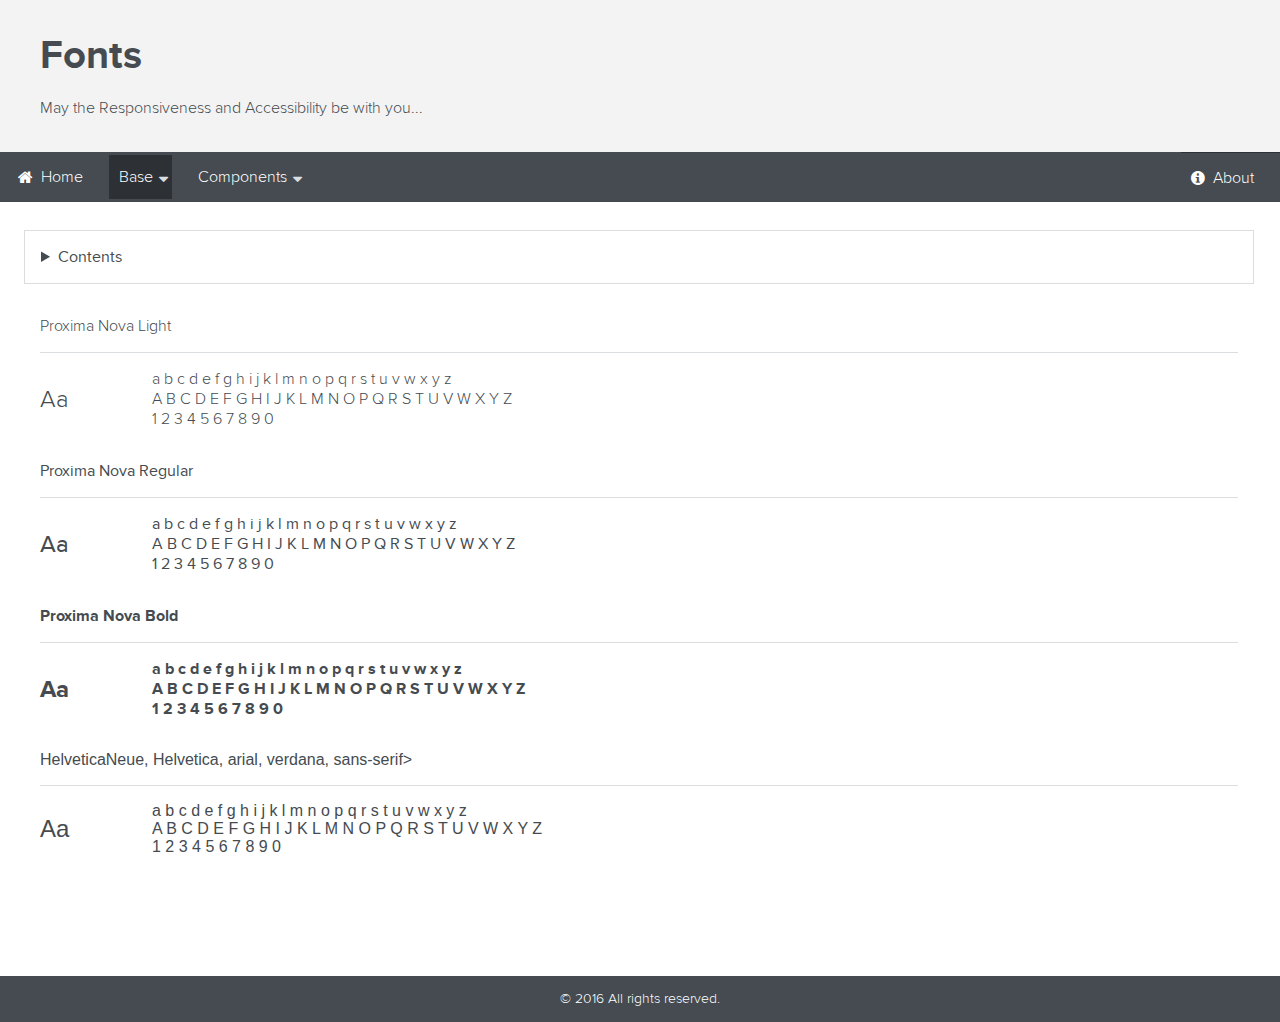
<file: base/base__fonts.html>
<html>
  <head>
    <meta name="viewport" content="width=device-width, initial-scale=1.0">

    <link href="../stylesheets/_icons.css" rel="stylesheet">
    <link href="../stylesheets/_typography.css" rel="stylesheet">
    <link href="../stylesheets/_layout.css" rel="stylesheet">
    <link href="../stylesheets/_nav.css" rel="stylesheet">
    <link href="../stylesheets/base-fonts.css" rel="stylesheet">

    <script src="../js/jquery.js"></script>
    <script src="../js/nav.js"></script>
  </head>

  <body>
    <ul class="skiplinks" id="skiplinks">
      <li class="skiplinks__item"><a href="#main-contents" class="link skiplinks__link">To Content</a></li>
      <li class="skiplinks__item"><a href="#main-nav" class="link skiplinks__link">To Main Menu</a></li>
      <li class="skiplinks__item"><a href="#page-footer" class="link skiplinks__link">To Footer</a></li>
    </ul>

    <div class="app-container">
      <header class="page-header">
        <button id="main-nav-toggle" type="button" class="main-nav__mobile-toggle main-nav__mobile-toggle--page-header" aria-haspopup="true" aria-expanded="false" aria-owns="main-nav" aria-hidden="false" aria-label="show or hide main menu"></button>
        <div class="page-header__wrapper">
          <h1 class="page-header__h1">Fonts</h1>
          <p class="page-header__description">May the Responsiveness and Accessibility be with you...</p>
        </div>
      </header>

      <nav class="main-nav" id="main-nav" aria-hidden="true">
        <ul class="main-nav__list">
          <li class="main-nav__item">
            <a href="#!" class="main-nav__link"><span class="main-nav__icon icon-home"></span> Home</a>
          </li>
          <li class="main-nav__item main-nav__item--dropdown">
            <a href="#!" class="main-nav__link main-nav__link--dropdown" aria-haspopup="true" aria-expanded="false" aria-owns="dropdown-menu-base" aria-label="show or hide dropdown menu">Base</a>
            <ul id="dropdown-menu-base" class="dropdown-nav__list" aria-hidden="true">
              <li class="dropdown-nav__item">
                <a href="base__colors.html" class="dropdown-nav__link">Colors</a>
              </li>
              <li class="dropdown-nav__item">
                <a href="base__fonts.html" class="dropdown-nav__link dropdown-nav__link--current">Fonts</a>
              </li>
              <li class="dropdown-nav__item">
                <a href="base__typography.html" class="dropdown-nav__link">Typography</a>
              </li>
              <li class="dropdown-nav__item">
                <a href="base__icons.html" class="dropdown-nav__link">Icons</a>
              </li>
            </ul>
          </li>
          <li class="main-nav__item main-nav__item--dropdown">
            <a href="#!" class="main-nav__link main-nav__link--dropdown" aria-haspopup="true" aria-expanded="false" aria-owns="dropdown-menu-components" aria-label="show or hide dropdown menu">Components</a>
            <ul id="dropdown-menu-components" class="dropdown-nav__list" aria-hidden="true">
              <li class="dropdown-nav__item">
                <a href="#" class="dropdown-nav__link">Alerts</a>
              </li>
              <li class="dropdown-nav__item">
                <a href="#" class="dropdown-nav__link">Aside</a>
              </li>
              <li class="dropdown-nav__item">
                <a href="#" class="dropdown-nav__link">Badges</a>
              </li>
              <li class="dropdown-nav__item">
                <a href="#" class="dropdown-nav__link">Buttons</a>
              </li>
              <li class="dropdown-nav__item">
                <a href="#" class="dropdown-nav__link">Date/Time Picker</a>
              </li>
              <li class="dropdown-nav__item">
                <a href="#" class="dropdown-nav__link">Footers</a>
              </li>
              <li class="dropdown-nav__item">
                <a href="#" class="dropdown-nav__link">Forms</a>
              </li>
              <li class="dropdown-nav__item">
                <a href="../components/navigation/component_navigations.html" class="dropdown-nav__link">Navigations</a>
              </li>
            </ul>
          </li>
        </ul>
        <ul class="main-nav__list main-nav__list--secondary">
          <li class="main-nav__item">
            <a href="#!" class="main-nav__link"><span class="main-nav__icon icon-info-sign"></span> About</a>
          </li>
        </ul>
      </nav>

      <main class="main">
        <nav class="contents">
          <details>
            <summary id="main-contents">Contents</summary>
            <ul class="contents__list">
              <li class="contents__item">
                <a class="link contents__link" href="#fonts">Fonts</a>
              </li>
            </ul>
          </details>
        </nav>

        <section class="blocks" id="fonts">
          <section class="font-block__container">
            <div class="font-block font-block--light">
              <span>Proxima Nova Light</span>
              <div class="font-block__example-container">
                <div class="font-block__summary">Aa</div>
                <div class="font-block__example">a b c d e f g h i j k l m n o p q r s t u v w x y z<br>
                A B C D E F G H I J K L M N O P Q R S T U V W X Y Z<br>
                1 2 3 4 5 6 7 8 9 0</div>
              </div>
            </div>
            <div class="font-block font-block--regular">
              <span>Proxima Nova Regular</span>
              <div class="font-block__example-container">
                <div class="font-block__summary">Aa</div>
                <div class="font-block__example">a b c d e f g h i j k l m n o p q r s t u v w x y z<br>
                A B C D E F G H I J K L M N O P Q R S T U V W X Y Z<br>
                1 2 3 4 5 6 7 8 9 0</div>
              </div>
            </div>
            <div class="font-block font-block--bold">
              <span>Proxima Nova Bold</span>
              <div class="font-block__example-container">
                <div class="font-block__summary">Aa</div>
                <div class="font-block__example">a b c d e f g h i j k l m n o p q r s t u v w x y z<br>
                A B C D E F G H I J K L M N O P Q R S T U V W X Y Z<br>
                1 2 3 4 5 6 7 8 9 0</div>
              </div>
            </div>
            <div class="font-block font-block--helvetica">
              <span>HelveticaNeue, Helvetica, arial, verdana, sans-serif</span>>
              <div class="font-block__example-container">
                <div class="font-block__summary">Aa</div>
                <div class="font-block__example">a b c d e f g h i j k l m n o p q r s t u v w x y z<br>
                A B C D E F G H I J K L M N O P Q R S T U V W X Y Z<br>
                1 2 3 4 5 6 7 8 9 0</div>
              </div>
            </div>
          </section>
        </section>
      </main>

      <footer id="page-footer" class="page-footer">&copy; 2016 All rights reserved.</footer>
    </div>
  </body>

</html>
</file>
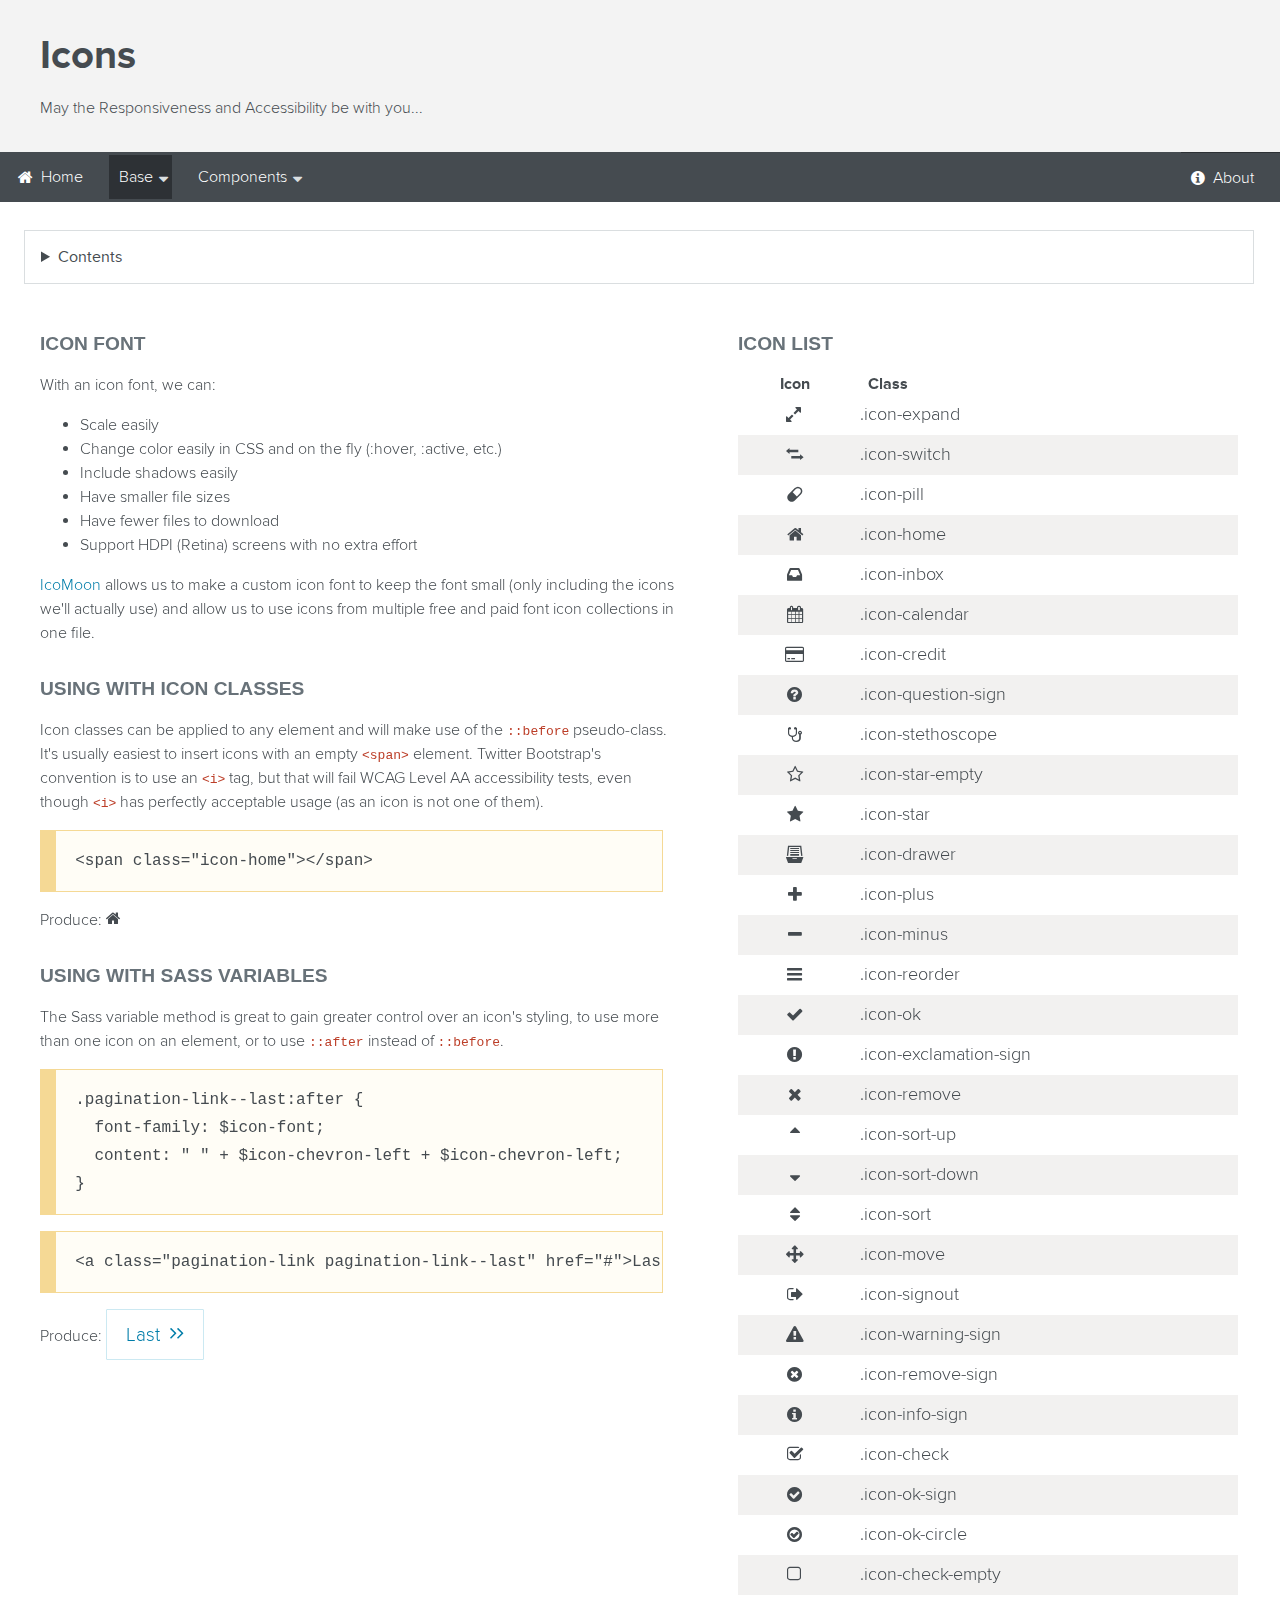
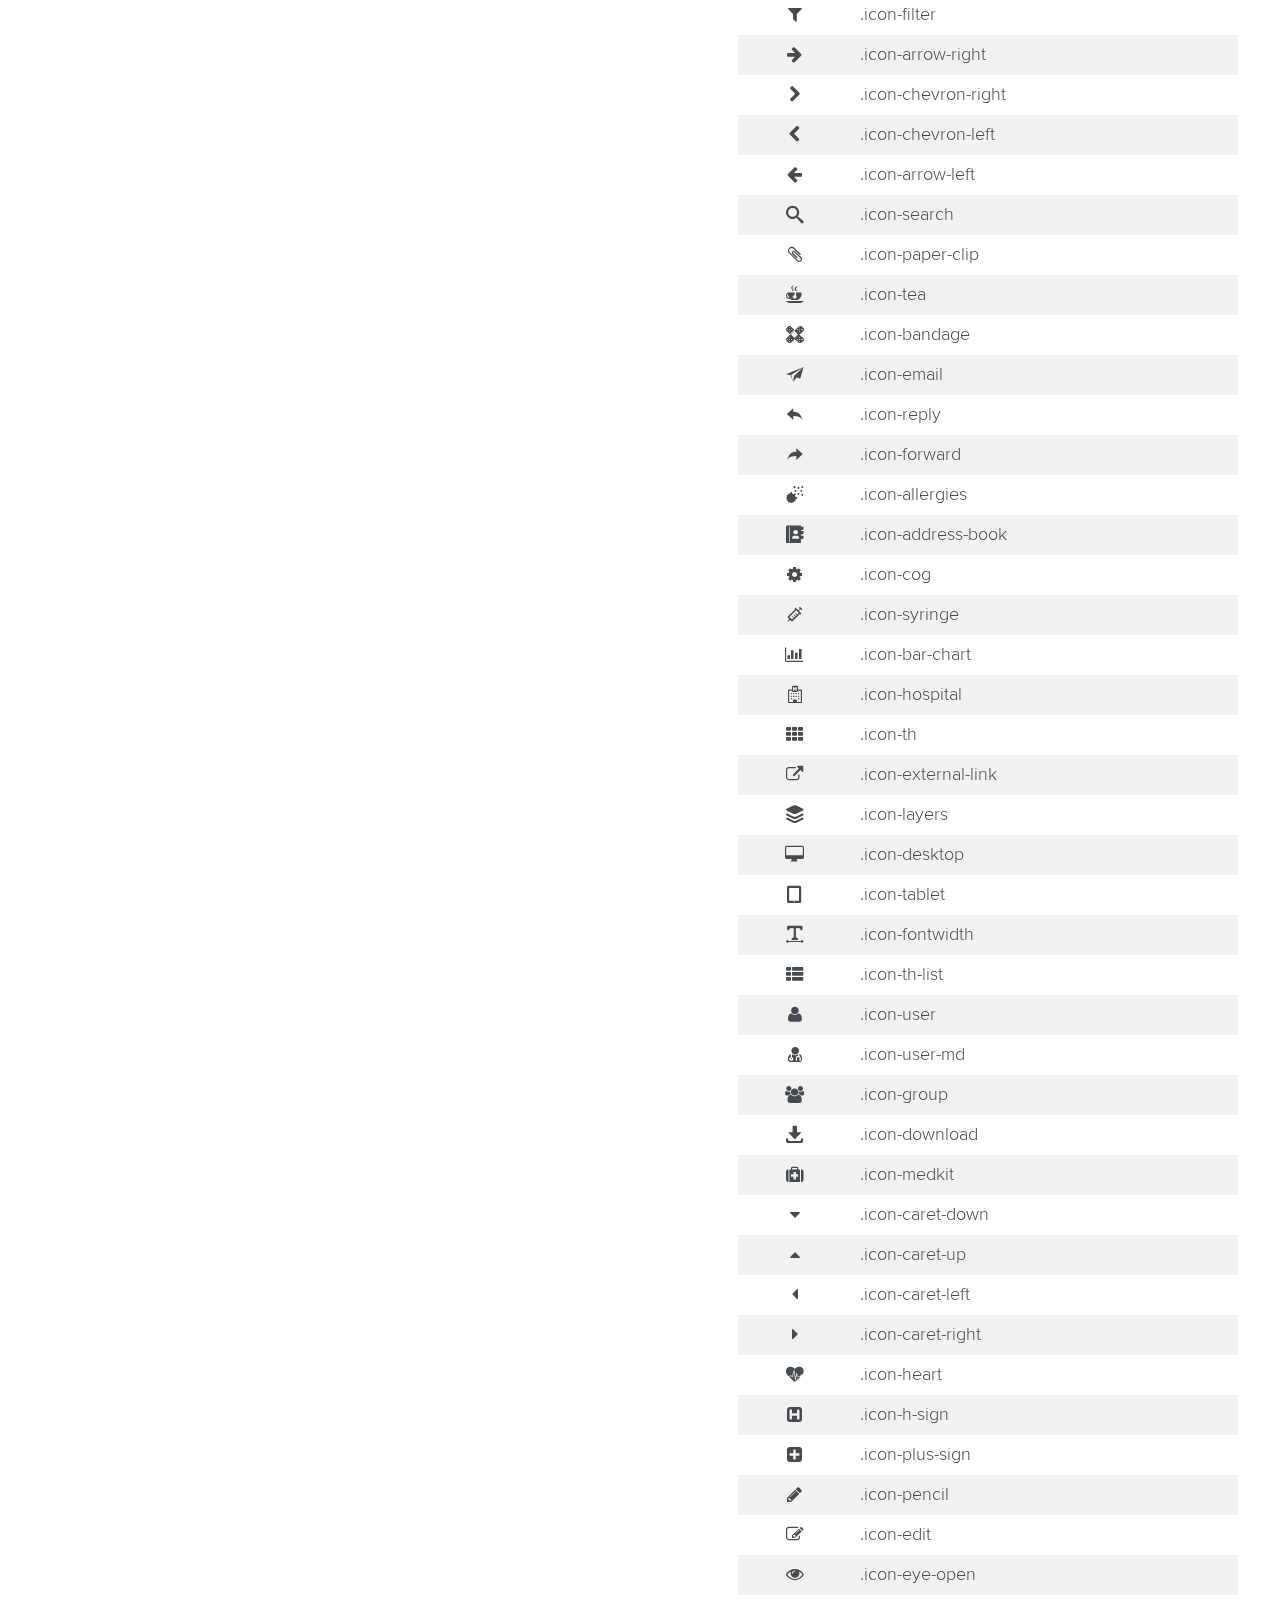
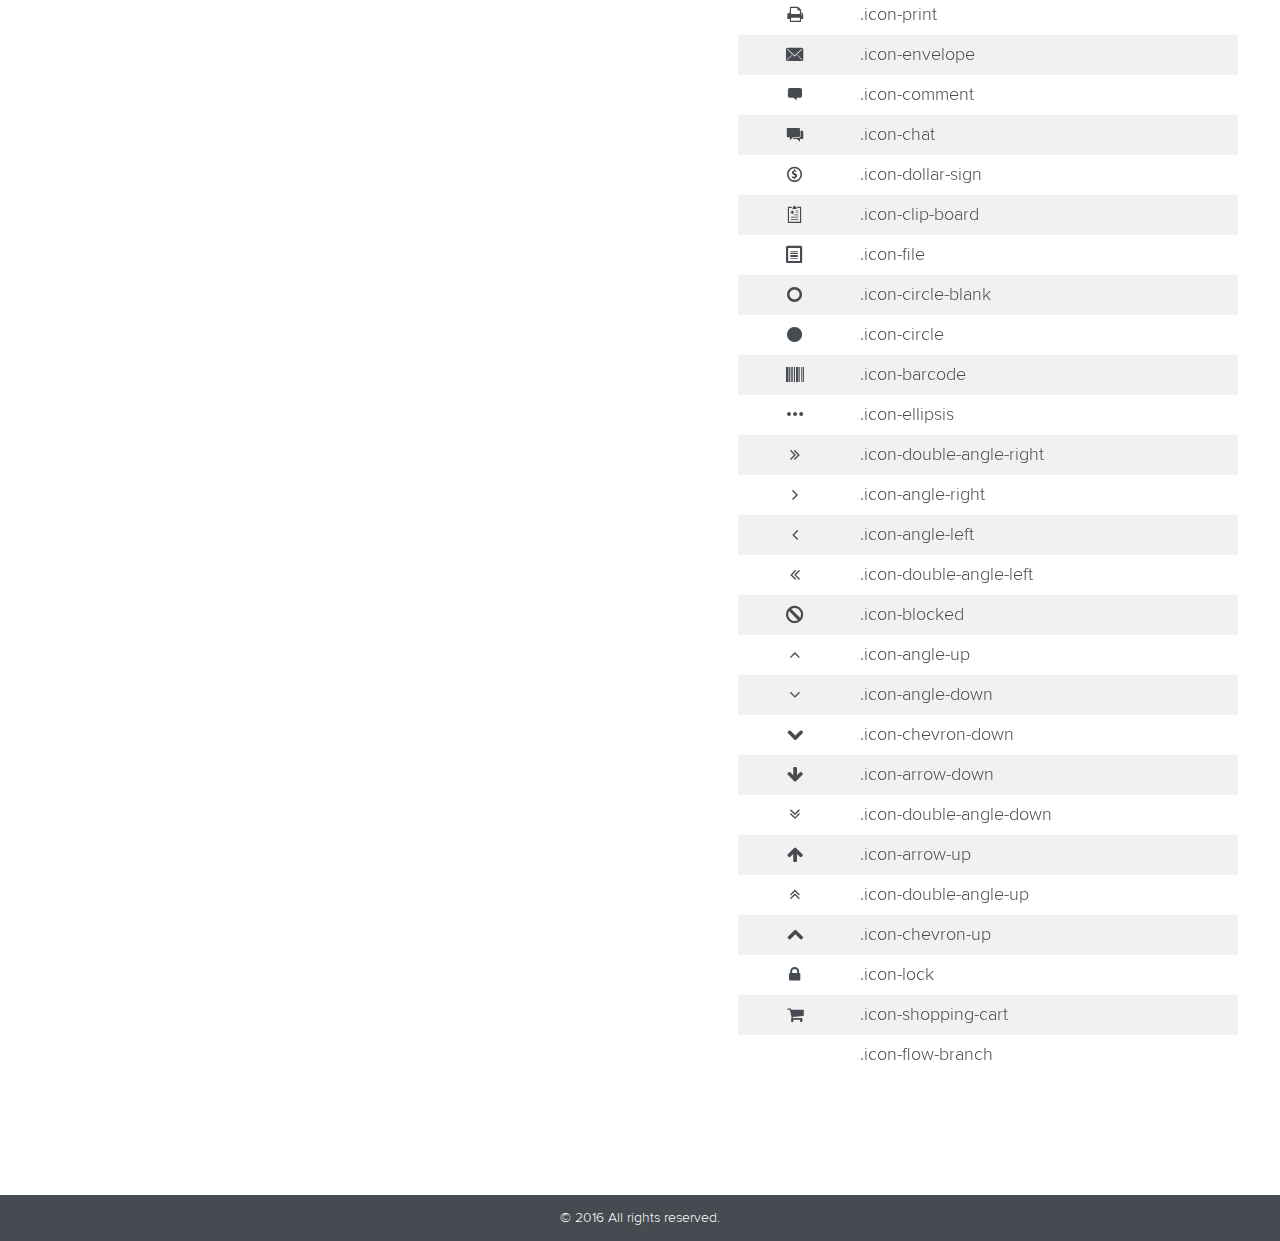
<file: base/base__icons.html>
<html>
  <head>
    <meta name="viewport" content="width=device-width, initial-scale=1.0">

    <link href="../stylesheets/_icons.css" rel="stylesheet">
    <link href="../stylesheets/_typography.css" rel="stylesheet">
    <link href="../stylesheets/_layout.css" rel="stylesheet">
    <link href="../stylesheets/_nav.css" rel="stylesheet">
    <link href="../stylesheets/base-icons.css" rel="stylesheet">

    <script src="../js/jquery.js"></script>
    <script src="../js/nav.js"></script>
  </head>

  <body>
    <ul class="skiplinks" id="skiplinks">
      <li class="skiplinks__item"><a href="#main-contents" class="link skiplinks__link">To Content</a></li>
      <li class="skiplinks__item"><a href="#main-nav" class="link skiplinks__link">To Main Menu</a></li>
      <li class="skiplinks__item"><a href="#page-footer" class="link skiplinks__link">To Footer</a></li>
    </ul>

    <div class="app-container">
      <header class="page-header">
        <button id="main-nav-toggle" type="button" class="main-nav__mobile-toggle main-nav__mobile-toggle--page-header" aria-haspopup="true" aria-expanded="false" aria-owns="main-nav" aria-hidden="false" aria-label="show or hide main menu"></button>
        <div class="page-header__wrapper">
          <h1 class="page-header__h1">Icons</h1>
          <p class="page-header__description">May the Responsiveness and Accessibility be with you...</p>
        </div>
      </header>

      <nav class="main-nav" id="main-nav" aria-hidden="true">
        <ul class="main-nav__list">
          <li class="main-nav__item">
            <a href="../index.html" class="main-nav__link"><span class="main-nav__icon icon-home"></span> Home</a>
          </li>
          <li class="main-nav__item main-nav__item--dropdown">
            <a href="#!" class="main-nav__link main-nav__link--dropdown" aria-haspopup="true" aria-expanded="false" aria-owns="dropdown-menu-base" aria-label="show or hide dropdown menu">Base</a>
            <ul id="dropdown-menu-base" class="dropdown-nav__list" aria-hidden="true">
              <li class="dropdown-nav__item">
                <a href="base__colors.html" class="dropdown-nav__link">Colors</a>
              </li>
              <li class="dropdown-nav__item">
                <a href="base__fonts.html" class="dropdown-nav__link">Fonts</a>
              </li>
              <li class="dropdown-nav__item">
                <a href="base__typography.html" class="dropdown-nav__link">Typography</a>
              </li>
              <li class="dropdown-nav__item">
                <a href="base__icons.html" class="dropdown-nav__link dropdown-nav__link--current">Icons</a>
              </li>
            </ul>
          </li>
          <li class="main-nav__item main-nav__item--dropdown">
            <a href="#!" class="main-nav__link main-nav__link--dropdown" aria-haspopup="true" aria-expanded="false" aria-owns="dropdown-menu-components" aria-label="show or hide dropdown menu">Components</a>
            <ul id="dropdown-menu-components" class="dropdown-nav__list" aria-hidden="true">
              <li class="dropdown-nav__item">
                <a href="#" class="dropdown-nav__link">Alerts</a>
              </li>
              <li class="dropdown-nav__item">
                <a href="#" class="dropdown-nav__link">Aside</a>
              </li>
              <li class="dropdown-nav__item">
                <a href="#" class="dropdown-nav__link">Badges</a>
              </li>
              <li class="dropdown-nav__item">
                <a href="#" class="dropdown-nav__link">Buttons</a>
              </li>
              <li class="dropdown-nav__item">
                <a href="#" class="dropdown-nav__link">Date/Time Picker</a>
              </li>
              <li class="dropdown-nav__item">
                <a href="#" class="dropdown-nav__link">Footers</a>
              </li>
              <li class="dropdown-nav__item">
                <a href="#" class="dropdown-nav__link">Forms</a>
              </li>
              <li class="dropdown-nav__item">
                <a href="../components/navigation/component_navigations.html" class="dropdown-nav__link">Navigations</a>
              </li>
            </ul>
          </li>
        </ul>
        <ul class="main-nav__list main-nav__list--secondary">
          <li class="main-nav__item">
            <a href="#!" class="main-nav__link"><span class="main-nav__icon icon-info-sign"></span> About</a>
          </li>
        </ul>
      </nav>

      <main class="main" class="main-contents">
        <nav class="contents">
          <details>
            <summary id="main-contents">Contents</summary>
            <ul class="contents__list">
              <li class="contents__item">
                <a class="link contents__link" href="#icon-font">Icon font</a>
              </li>
              <li class="contents__item">
                <a class="link contents__link" href="#icon-class">Using with icon classes</a>
              </li>
              <li class="contents__item">
                <a class="link contents__link" href="#sass-variables">Using with icon classes</a>
              </li>
              <li class="contents__item">
                <a class="link contents__link" href="#icon-list">Icon List</a>
              </li>
            </ul>
          </details>
        </nav>

        <section class="blocks blocks--multi-columns">
          <div class="icon-block__description">
            <h2 id="icon-font">ICON FONT</h2>

            <p>With an icon font, we can:</p>
            <ul>
              <li>Scale easily</li>
              <li>Change color easily in CSS and on the fly (:hover, :active, etc.)</li>
              <li>Include shadows easily</li>
              <li>Have smaller file sizes</li>
              <li>Have fewer files to download</li>
              <li>Support HDPI (Retina) screens with no extra effort</li>
            </ul>
            <p><a class="link" href="https://icomoon.io/app/#/select" target="blank">IcoMoon</a> allows us to make a custom icon font to keep the font small (only including the icons we'll actually use) and allow us to use icons from multiple free and paid font icon collections in one file.</p>

            <h2 class="icon-block__h2" id="icon-classes">USING WITH ICON CLASSES</h2>

            <p>Icon classes can be applied to any element and will make use of the <code>::before</code> pseudo-class. It's usually easiest to insert icons with an empty <code>&lt;span&gt;</code> element. Twitter Bootstrap's convention is to use an <code>&lt;i&gt;</code> tag, but that will fail WCAG Level AA accessibility tests, even though <code>&lt;i&gt;</code> has perfectly acceptable usage (as an icon is not one of them).</p>

<pre><code>&lt;span class="icon-home"&gt;&lt;/span&gt;</code></pre>

            <p>Produce: <span class="icon-home"></span></p>

            <h2 class="icon-block__h2" id="sass-variables">USING WITH SASS VARIABLES</h2>

            <p>The Sass variable method is great to gain greater control over an icon's styling, to use more than one icon on an element, or to use <code>::after</code> instead of <code>::before</code>.</p>

<pre><code>.pagination-link--last:after {
  font-family: $icon-font;
  content: " " + $icon-chevron-left + $icon-chevron-left;
}</code></pre>

<pre><code>&lt;a class="pagination-link pagination-link--last" href="#"&gt;Last&lt;/a&gt;</code></pre>

            <p>Produce: <a class="link pagination-link pagination-link--last" href="#">Last</a></p>
          </div>

          <div class="icon-block__icon-list">
            <h2 id="icon-list">ICON LIST</h2>
            <table class="icon-block__table">
              <thead>
                <tr>
                  <th class="icon-block__th-icon">Icon</th>
                  <th class="icon-block__th-icon-class">Class</th>
                </tr>
              </thead>
              <tbody>
                <tr>
                  <td class="icon-block__td-icon"><span class="icon-expand"></span></td>
                  <td class="icon-block__td-icon-class">.icon-expand</td>
                </tr>
                <tr>
                  <td class="icon-block__td-icon"><span class="icon-switch"></span></td>
                  <td class="icon-block__td-icon-class">.icon-switch</td>
                </tr>
                <tr>
                  <td class="icon-block__td-icon"><span class="icon-pill"></span></td>
                  <td class="icon-block__td-icon-class">.icon-pill</td>
                </tr>
                <tr>
                  <td class="icon-block__td-icon"><span class="icon-home"></span></td>
                  <td class="icon-block__td-icon-class">.icon-home</td>
                </tr>
                <tr>
                  <td class="icon-block__td-icon"><span class="icon-inbox"></span></td>
                  <td class="icon-block__td-icon-class">.icon-inbox</td>
                </tr>
                <tr>
                  <td class="icon-block__td-icon"><span class="icon-calendar"></span></td>
                  <td class="icon-block__td-icon-class">.icon-calendar</td>
                </tr>
                <tr>
                  <td class="icon-block__td-icon"><span class="icon-credit"></span></td>
                  <td class="icon-block__td-icon-class">.icon-credit</td>
                </tr>
                <tr>
                  <td class="icon-block__td-icon"><span class="icon-question-sign"></span></td>
                  <td class="icon-block__td-icon-class">.icon-question-sign</td>
                </tr>
                <tr>
                  <td class="icon-block__td-icon"><span class="icon-stethoscope"></span></td>
                  <td class="icon-block__td-icon-class">.icon-stethoscope</td>
                </tr>
                <tr>
                  <td class="icon-block__td-icon"><span class="icon-star-empty"></span></td>
                  <td class="icon-block__td-icon-class">.icon-star-empty</td>
                </tr>
                <tr>
                  <td class="icon-block__td-icon"><span class="icon-star"></span></td>
                  <td class="icon-block__td-icon-class">.icon-star</td>
                </tr>
                <tr>
                  <td class="icon-block__td-icon"><span class="icon-drawer"></span></td>
                  <td class="icon-block__td-icon-class">.icon-drawer</td>
                </tr>
                <tr>
                  <td class="icon-block__td-icon"><span class="icon-plus"></span></td>
                  <td class="icon-block__td-icon-class">.icon-plus</td>
                </tr>
                <tr>
                  <td class="icon-block__td-icon"><span class="icon-minus"></span></td>
                  <td class="icon-block__td-icon-class">.icon-minus</td>
                </tr>
                <tr>
                  <td class="icon-block__td-icon"><span class="icon-reorder"></span></td>
                  <td class="icon-block__td-icon-class">.icon-reorder</td>
                </tr>
                <tr>
                  <td class="icon-block__td-icon"><span class="icon-ok"></span></td>
                  <td class="icon-block__td-icon-class">.icon-ok</td>
                </tr>
                <tr>
                  <td class="icon-block__td-icon"><span class="icon-exclamation-sign"></span></td>
                  <td class="icon-block__td-icon-class">.icon-exclamation-sign</td>
                </tr>
                <tr>
                  <td class="icon-block__td-icon"><span class="icon-remove"></span></td>
                  <td class="icon-block__td-icon-class">.icon-remove</td>
                </tr>
                <tr>
                  <td class="icon-block__td-icon"><span class="icon-sort-up"></span></td>
                  <td class="icon-block__td-icon-class">.icon-sort-up</td>
                </tr>
                <tr>
                  <td class="icon-block__td-icon"><span class="icon-sort-down"></span></td>
                  <td class="icon-block__td-icon-class">.icon-sort-down</td>
                </tr>
                <tr>
                  <td class="icon-block__td-icon"><span class="icon-sort"></span></td>
                  <td class="icon-block__td-icon-class">.icon-sort</td>
                </tr>
                <tr>
                  <td class="icon-block__td-icon"><span class="icon-move"></span></td>
                  <td class="icon-block__td-icon-class">.icon-move</td>
                </tr>
                <tr>
                  <td class="icon-block__td-icon"><span class="icon-signout"></span></td>
                  <td class="icon-block__td-icon-class">.icon-signout</td>
                </tr>
                <tr>
                  <td class="icon-block__td-icon"><span class="icon-warning-sign"></span></td>
                  <td class="icon-block__td-icon-class">.icon-warning-sign</td>
                </tr>
                <tr>
                  <td class="icon-block__td-icon"><span class="icon-remove-sign"></span></td>
                  <td class="icon-block__td-icon-class">.icon-remove-sign</td>
                </tr>
                <tr>
                  <td class="icon-block__td-icon"><span class="icon-info-sign"></span></td>
                  <td class="icon-block__td-icon-class">.icon-info-sign</td>
                </tr>
                <tr>
                  <td class="icon-block__td-icon"><span class="icon-check"></span></td>
                  <td class="icon-block__td-icon-class">.icon-check</td>
                </tr>
                <tr>
                  <td class="icon-block__td-icon"><span class="icon-ok-sign"></span></td>
                  <td class="icon-block__td-icon-class">.icon-ok-sign</td>
                </tr>
                <tr>
                  <td class="icon-block__td-icon"><span class="icon-ok-circle"></span></td>
                  <td class="icon-block__td-icon-class">.icon-ok-circle</td>
                </tr>
                <tr>
                  <td class="icon-block__td-icon"><span class="icon-check-empty"></span></td>
                  <td class="icon-block__td-icon-class">.icon-check-empty</td>
                </tr>
                <tr>
                  <td class="icon-block__td-icon"><span class="icon-filter"></span></td>
                  <td class="icon-block__td-icon-class">.icon-filter</td>
                </tr>
                <tr>
                  <td class="icon-block__td-icon"><span class="icon-arrow-right"></span></td>
                  <td class="icon-block__td-icon-class">.icon-arrow-right</td>
                </tr>
                <tr>
                  <td class="icon-block__td-icon"><span class="icon-chevron-right"></span></td>
                  <td class="icon-block__td-icon-class">.icon-chevron-right</td>
                </tr>
                <tr>
                  <td class="icon-block__td-icon"><span class="icon-chevron-left"></span></td>
                  <td class="icon-block__td-icon-class">.icon-chevron-left</td>
                </tr>
                <tr>
                  <td class="icon-block__td-icon"><span class="icon-arrow-left"></span></td>
                  <td class="icon-block__td-icon-class">.icon-arrow-left</td>
                </tr>
                <tr>
                  <td class="icon-block__td-icon"><span class="icon-search"></span></td>
                  <td class="icon-block__td-icon-class">.icon-search</td>
                </tr>
                <tr>
                  <td class="icon-block__td-icon"><span class="icon-paper-clip"></span></td>
                  <td class="icon-block__td-icon-class">.icon-paper-clip</td>
                </tr>
                <tr>
                  <td class="icon-block__td-icon"><span class="icon-tea"></span></td>
                  <td class="icon-block__td-icon-class">.icon-tea</td>
                </tr>
                <tr>
                  <td class="icon-block__td-icon"><span class="icon-bandage"></span></td>
                  <td class="icon-block__td-icon-class">.icon-bandage</td>
                </tr>
                <tr>
                  <td class="icon-block__td-icon"><span class="icon-email"></span></td>
                  <td class="icon-block__td-icon-class">.icon-email</td>
                </tr>
                <tr>
                  <td class="icon-block__td-icon"><span class="icon-reply"></span></td>
                  <td class="icon-block__td-icon-class">.icon-reply</td>
                </tr>
                <tr>
                  <td class="icon-block__td-icon"><span class="icon-forward"></span></td>
                  <td class="icon-block__td-icon-class">.icon-forward</td>
                </tr>
                <tr>
                  <td class="icon-block__td-icon"><span class="icon-allergies"></span></td>
                  <td class="icon-block__td-icon-class">.icon-allergies</td>
                </tr>
                <tr>
                  <td class="icon-block__td-icon"><span class="icon-address-book"></span></td>
                  <td class="icon-block__td-icon-class">.icon-address-book</td>
                </tr>
                <tr>
                  <td class="icon-block__td-icon"><span class="icon-cog"></span></td>
                  <td class="icon-block__td-icon-class">.icon-cog</td>
                </tr>
                <tr>
                  <td class="icon-block__td-icon"><span class="icon-syringe"></span></td>
                  <td class="icon-block__td-icon-class">.icon-syringe</td>
                </tr>
                <tr>
                  <td class="icon-block__td-icon"><span class="icon-bar-chart"></span></td>
                  <td class="icon-block__td-icon-class">.icon-bar-chart</td>
                </tr>
                <tr>
                  <td class="icon-block__td-icon"><span class="icon-hospital"></span></td>
                  <td class="icon-block__td-icon-class">.icon-hospital</td>
                </tr>
                <tr>
                  <td class="icon-block__td-icon"><span class="icon-th"></span></td>
                  <td class="icon-block__td-icon-class">.icon-th</td>
                </tr>
                <tr>
                  <td class="icon-block__td-icon"><span class="icon-external-link"></span></td>
                  <td class="icon-block__td-icon-class">.icon-external-link</td>
                </tr>
                <tr>
                  <td class="icon-block__td-icon"><span class="icon-layers"></span></td>
                  <td class="icon-block__td-icon-class">.icon-layers</td>
                </tr>
                <tr>
                  <td class="icon-block__td-icon"><span class="icon-desktop"></span></td>
                  <td class="icon-block__td-icon-class">.icon-desktop</td>
                </tr>
                <tr>
                  <td class="icon-block__td-icon"><span class="icon-tablet"></span></td>
                  <td class="icon-block__td-icon-class">.icon-tablet</td>
                </tr>
                <tr>
                  <td class="icon-block__td-icon"><span class="icon-fontwidth"></span></td>
                  <td class="icon-block__td-icon-class">.icon-fontwidth</td>
                </tr>
                <tr>
                  <td class="icon-block__td-icon"><span class="icon-th-list"></span></td>
                  <td class="icon-block__td-icon-class">.icon-th-list</td>
                </tr>
                <tr>
                  <td class="icon-block__td-icon"><span class="icon-user"></span></td>
                  <td class="icon-block__td-icon-class">.icon-user</td>
                </tr>
                <tr>
                  <td class="icon-block__td-icon"><span class="icon-user-md"></span></td>
                  <td class="icon-block__td-icon-class">.icon-user-md</td>
                </tr>
                <tr>
                  <td class="icon-block__td-icon"><span class="icon-group"></span></td>
                  <td class="icon-block__td-icon-class">.icon-group</td>
                </tr>
                <tr>
                  <td class="icon-block__td-icon"><span class="icon-download"></span></td>
                  <td class="icon-block__td-icon-class">.icon-download</td>
                </tr>
                <tr>
                  <td class="icon-block__td-icon"><span class="icon-medkit"></span></td>
                  <td class="icon-block__td-icon-class">.icon-medkit</td>
                </tr>
                <tr>
                  <td class="icon-block__td-icon"><span class="icon-caret-down"></span></td>
                  <td class="icon-block__td-icon-class">.icon-caret-down</td>
                </tr>
                <tr>
                  <td class="icon-block__td-icon"><span class="icon-caret-up"></span></td>
                  <td class="icon-block__td-icon-class">.icon-caret-up</td>
                </tr>
                <tr>
                  <td class="icon-block__td-icon"><span class="icon-caret-left"></span></td>
                  <td class="icon-block__td-icon-class">.icon-caret-left</td>
                </tr>
                <tr>
                  <td class="icon-block__td-icon"><span class="icon-caret-right"></span></td>
                  <td class="icon-block__td-icon-class">.icon-caret-right</td>
                </tr>
                <tr>
                  <td class="icon-block__td-icon"><span class="icon-heart"></span></td>
                  <td class="icon-block__td-icon-class">.icon-heart</td>
                </tr>
                <tr>
                  <td class="icon-block__td-icon"><span class="icon-h-sign"></span></td>
                  <td class="icon-block__td-icon-class">.icon-h-sign</td>
                </tr>
                <tr>
                  <td class="icon-block__td-icon"><span class="icon-plus-sign"></span></td>
                  <td class="icon-block__td-icon-class">.icon-plus-sign</td>
                </tr>
                <tr>
                  <td class="icon-block__td-icon"><span class="icon-pencil"></span></td>
                  <td class="icon-block__td-icon-class">.icon-pencil</td>
                </tr>
                <tr>
                  <td class="icon-block__td-icon"><span class="icon-edit"></span></td>
                  <td class="icon-block__td-icon-class">.icon-edit</td>
                </tr>
                <tr>
                  <td class="icon-block__td-icon"><span class="icon-eye-open"></span></td>
                  <td class="icon-block__td-icon-class">.icon-eye-open</td>
                </tr>
                <tr>
                  <td class="icon-block__td-icon"><span class="icon-print"></span></td>
                  <td class="icon-block__td-icon-class">.icon-print</td>
                </tr>
                <tr>
                  <td class="icon-block__td-icon"><span class="icon-envelope"></span></td>
                  <td class="icon-block__td-icon-class">.icon-envelope</td>
                </tr>
                <tr>
                  <td class="icon-block__td-icon"><span class="icon-comment"></span></td>
                  <td class="icon-block__td-icon-class">.icon-comment</td>
                </tr>
                <tr>
                  <td class="icon-block__td-icon"><span class="icon-chat"></span></td>
                  <td class="icon-block__td-icon-class">.icon-chat</td>
                </tr>
                <tr>
                  <td class="icon-block__td-icon"><span class="icon-dollar-sign"></span></td>
                  <td class="icon-block__td-icon-class">.icon-dollar-sign</td>
                </tr>
                <tr>
                  <td class="icon-block__td-icon"><span class="icon-clip-board"></span></td>
                  <td class="icon-block__td-icon-class">.icon-clip-board</td>
                </tr>
                <tr>
                  <td class="icon-block__td-icon"><span class="icon-file"></span></td>
                  <td class="icon-block__td-icon-class">.icon-file</td>
                </tr>
                <tr>
                  <td class="icon-block__td-icon"><span class="icon-circle-blank"></span></td>
                  <td class="icon-block__td-icon-class">.icon-circle-blank</td>
                </tr>
                <tr>
                  <td class="icon-block__td-icon"><span class="icon-circle"></span></td>
                  <td class="icon-block__td-icon-class">.icon-circle</td>
                </tr>
                <tr>
                  <td class="icon-block__td-icon"><span class="icon-barcode"></span></td>
                  <td class="icon-block__td-icon-class">.icon-barcode</td>
                </tr>
                <tr>
                  <td class="icon-block__td-icon"><span class="icon-ellipsis"></span></td>
                  <td class="icon-block__td-icon-class">.icon-ellipsis</td>
                </tr>
                <tr>
                  <td class="icon-block__td-icon"><span class="icon-double-angle-right"></span></td>
                  <td class="icon-block__td-icon-class">.icon-double-angle-right</td>
                </tr>
                <tr>
                  <td class="icon-block__td-icon"><span class="icon-angle-right"></span></td>
                  <td class="icon-block__td-icon-class">.icon-angle-right</td>
                </tr>
                <tr>
                  <td class="icon-block__td-icon"><span class="icon-angle-left"></span></td>
                  <td class="icon-block__td-icon-class">.icon-angle-left</td>
                </tr>
                <tr>
                  <td class="icon-block__td-icon"><span class="icon-double-angle-left"></span></td>
                  <td class="icon-block__td-icon-class">.icon-double-angle-left</td>
                </tr>
                <tr>
                  <td class="icon-block__td-icon"><span class="icon-blocked"></span></td>
                  <td class="icon-block__td-icon-class">.icon-blocked</td>
                </tr>
                <tr>
                  <td class="icon-block__td-icon"><span class="icon-angle-up"></span></td>
                  <td class="icon-block__td-icon-class">.icon-angle-up</td>
                </tr>
                <tr>
                  <td class="icon-block__td-icon"><span class="icon-angle-down"></span></td>
                  <td class="icon-block__td-icon-class">.icon-angle-down</td>
                </tr>
                <tr>
                  <td class="icon-block__td-icon"><span class="icon-chevron-down"></span></td>
                  <td class="icon-block__td-icon-class">.icon-chevron-down</td>
                </tr>
                <tr>
                  <td class="icon-block__td-icon"><span class="icon-arrow-down"></span></td>
                  <td class="icon-block__td-icon-class">.icon-arrow-down</td>
                </tr>
                <tr>
                  <td class="icon-block__td-icon"><span class="icon-double-angle-down"></span></td>
                  <td class="icon-block__td-icon-class">.icon-double-angle-down</td>
                </tr>
                <tr>
                  <td class="icon-block__td-icon"><span class="icon-arrow-up"></span></td>
                  <td class="icon-block__td-icon-class">.icon-arrow-up</td>
                </tr>
                <tr>
                  <td class="icon-block__td-icon"><span class="icon-double-angle-up"></span></td>
                  <td class="icon-block__td-icon-class">.icon-double-angle-up</td>
                </tr>
                <tr>
                  <td class="icon-block__td-icon"><span class="icon-chevron-up"></span></td>
                  <td class="icon-block__td-icon-class">.icon-chevron-up</td>
                </tr>
                <tr>
                  <td class="icon-block__td-icon"><span class="icon-lock"></span></td>
                  <td class="icon-block__td-icon-class">.icon-lock</td>
                </tr>
                <tr>
                  <td class="icon-block__td-icon"><span class="icon-shopping-cart"></span></td>
                  <td class="icon-block__td-icon-class">.icon-shopping-cart</td>
                </tr>
                <tr>
                  <td class="icon-block__td-icon"><span class="icon-flow-branch"></span></td>
                  <td class="icon-block__td-icon-class">.icon-flow-branch</td>
                </tr>
              </tbody>
            </table>
          </div>
      </main>

      <footer id="page-footer" class="page-footer">&copy; 2016 All rights reserved.</footer>
    </div>
  </body>

</html>
</file>
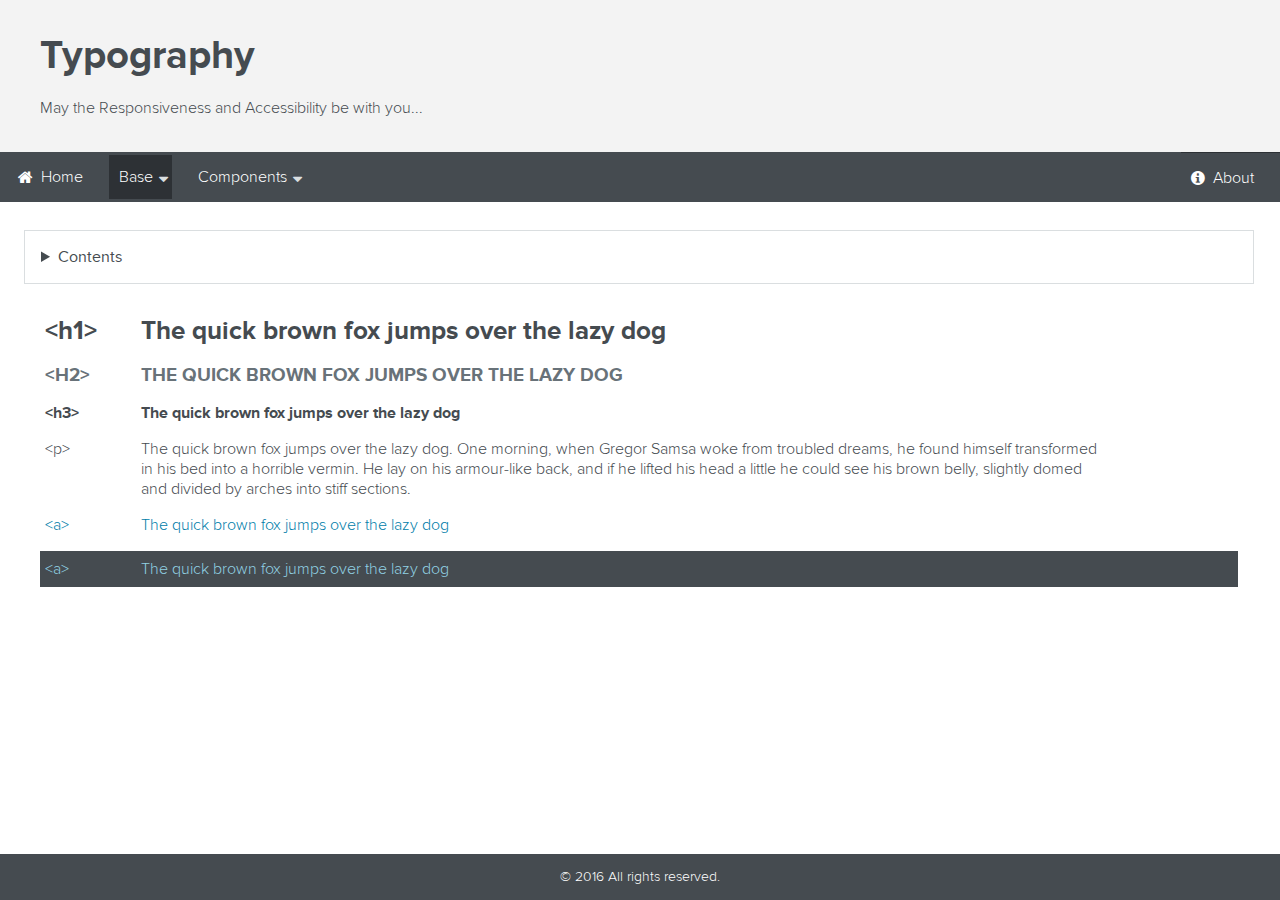
<file: base/base__typography.html>
<html>
  <head>
    <meta name="viewport" content="width=device-width, initial-scale=1.0">

    <link href="../stylesheets/_icons.css" rel="stylesheet">
    <link href="../stylesheets/_typography.css" rel="stylesheet">
    <link href="../stylesheets/_layout.css" rel="stylesheet">
    <link href="../stylesheets/_nav.css" rel="stylesheet">
    <link href="../stylesheets/base-typography.css" rel="stylesheet">

    <script src="../js/jquery.js"></script>
    <script src="../js/nav.js"></script>
  </head>

  <body>
    <ul class="skiplinks" id="skiplinks">
      <li class="skiplinks__item"><a href="#main-contents" class="link skiplinks__link">To Content</a></li>
      <li class="skiplinks__item"><a href="#main-nav" class="link skiplinks__link">To Main Menu</a></li>
      <li class="skiplinks__item"><a href="#page-footer" class="link skiplinks__link">To Footer</a></li>
    </ul>

    <div class="app-container">
      <header class="page-header">
        <button id="main-nav-toggle" type="button" class="main-nav__mobile-toggle main-nav__mobile-toggle--page-header" aria-haspopup="true" aria-expanded="false" aria-owns="main-nav" aria-hidden="false" aria-label="show or hide main menu"></button>
        <div class="page-header__wrapper">
          <h1 class="page-header__h1">Typography</h1>
          <p class="page-header__description">May the Responsiveness and Accessibility be with you...</p>
        </div>
      </header>

      <nav class="main-nav" id="main-nav" aria-hidden="true">
        <ul class="main-nav__list">
          <li class="main-nav__item">
            <a href="../index.html" class="main-nav__link"><span class="main-nav__icon icon-home"></span> Home</a>
          </li>
          <li class="main-nav__item main-nav__item--dropdown">
            <a href="#!" class="main-nav__link main-nav__link--dropdown" aria-haspopup="true" aria-expanded="false" aria-owns="dropdown-menu-base" aria-label="show or hide dropdown menu">Base</a>
            <ul id="dropdown-menu-base" class="dropdown-nav__list" aria-hidden="true">
              <li class="dropdown-nav__item">
                <a href="base__colors.html" class="dropdown-nav__link">Colors</a>
              </li>
              <li class="dropdown-nav__item">
                <a href="base__fonts.html" class="dropdown-nav__link">Fonts</a>
              </li>
              <li class="dropdown-nav__item">
                <a href="base__typography.html" class="dropdown-nav__link dropdown-nav__link--current">Typography</a>
              </li>
              <li class="dropdown-nav__item">
                <a href="base__icons.html" class="dropdown-nav__link">Icons</a>
              </li>
            </ul>
          </li>
          <li class="main-nav__item main-nav__item--dropdown">
            <a href="#!" class="main-nav__link main-nav__link--dropdown" aria-haspopup="true" aria-expanded="false" aria-owns="dropdown-menu-components" aria-label="show or hide dropdown menu">Components</a>
            <ul id="dropdown-menu-components" class="dropdown-nav__list" aria-hidden="true">
              <li class="dropdown-nav__item">
                <a href="#" class="dropdown-nav__link">Alerts</a>
              </li>
              <li class="dropdown-nav__item">
                <a href="#" class="dropdown-nav__link">Aside</a>
              </li>
              <li class="dropdown-nav__item">
                <a href="#" class="dropdown-nav__link">Badges</a>
              </li>
              <li class="dropdown-nav__item">
                <a href="#" class="dropdown-nav__link">Buttons</a>
              </li>
              <li class="dropdown-nav__item">
                <a href="#" class="dropdown-nav__link">Date/Time Picker</a>
              </li>
              <li class="dropdown-nav__item">
                <a href="#" class="dropdown-nav__link">Footers</a>
              </li>
              <li class="dropdown-nav__item">
                <a href="#" class="dropdown-nav__link">Forms</a>
              </li>
              <li class="dropdown-nav__item">
                <a href="../components/navigation/component_navigations.html" class="dropdown-nav__link">Navigations</a>
              </li>
            </ul>
          </li>
        </ul>
        <ul class="main-nav__list main-nav__list--secondary">
          <li class="main-nav__item">
            <a href="#!" class="main-nav__link"><span class="main-nav__icon icon-info-sign"></span> About</a>
          </li>
        </ul>
      </nav>

      <main class="main" id="main-contents">
        <nav class="contents">
          <details>
            <summary id="main-contents">Contents</summary>
            <ul class="contents__list">
              <li class="contents__item">
                <a class="link contents__link" href="#typography">Typography</a>
              </li>
            </ul>
          </details>
        </nav>

        <section class="blocks" id="typography">
          <section class="typography__container">
            <div class="typography-block">
              <span class="typography-block__summary typography-block__h1">&lt;h1&gt;</span>
              <span class="typography-block__example typography-block__h1">The quick brown fox jumps over the lazy dog</span>
            </div>
          </section>
          <section class="typography__container">
            <div class="typography-block">
              <span class="typography-block__summary typography-block__h2">&lt;h2&gt;</span>
              <span class="typography-block__example typography-block__h2">The quick brown fox jumps over the lazy dog</span>
            </div>
          </section>
          <section class="typography__container">
            <div class="typography-block">
              <span class="typography-block__summary typography-block__h3">&lt;h3&gt;</span>
              <span class="typography-block__example typography-block__h3">The quick brown fox jumps over the lazy dog</span>
            </div>
          </section>
          <section class="typography__container">
            <div class="typography-block">
              <span class="typography-block__summary typography-block__p">&lt;p&gt;</span>
              <span class="typography-block__example typography-block__p">The quick brown fox jumps over the lazy dog. One morning, when Gregor Samsa woke from troubled dreams, he found himself transformed in his bed into a horrible vermin. He lay on his armour-like back, and if he lifted his head a little he could see his brown belly, slightly domed and divided by arches into stiff sections.</span>
            </div>
          </section>
          <section class="typography__container">
            <div class="typography-block">
              <span class="typography-block__summary typography-block__a">&lt;a&gt;</span>
              <a href="#" class="typography-block__example typography-block__a">The quick brown fox jumps over the lazy dog</a>
            </div>
          </section>
          <section class="typography__container typography__container--dark-theme">
            <div class="typography-block typography-block--dark-theme">
              <span class="typography-block__summary typography-block__a typography-block__a--dark-theme">&lt;a&gt;</span>
              <a href="#" class="typography-block__example typography-block__a typography-block__a--dark-theme">The quick brown fox jumps over the lazy dog</a>
            </div>
          </section>
        </section>
      </main>

      <footer id="page-footer" class="page-footer">&copy; 2016 All rights reserved.</footer>
    </div>
  </body>

</html>
</file>
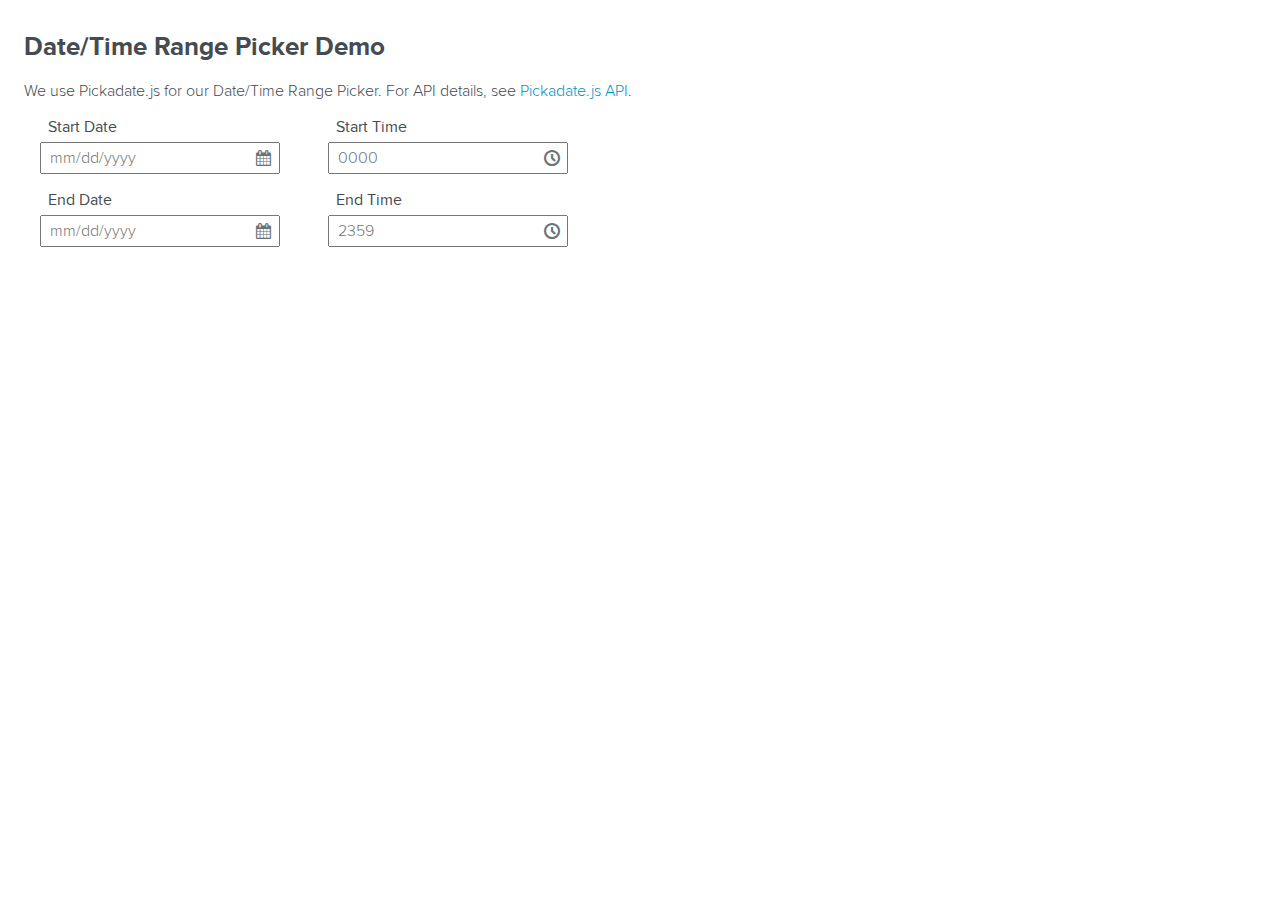
<file: components/date-time-picker/date-time-picker-demo.html>
<html>
  <head>
    <script type="text/javascript" src="js/jquery.js"></script>
    <script type="text/javascript" src="js/legacy.js"></script>
    <script type="text/javascript" src="js/picker.js"></script>
    <script type="text/javascript" src="js/picker.date.js"></script>
    <script type="text/javascript" src="js/picker.time.js"></script>
    <script type="text/javascript" src="js/date-time-picker-demo.js"></script>

    <link href="css/classic.css" rel="stylesheet">
    <link href="css/classic.date.css" rel="stylesheet">
    <link href="css/classic.time.css" rel="stylesheet">
    <link href="css/date-time-picker-demo.css" rel="stylesheet">
    <link href="css/icons.css" rel="stylesheet">
  </head>

  <body>
    <main class="blocks">
      <h1>Date/Time Range Picker Demo</h1>
      <p>We use Pickadate.js for our Date/Time Range Picker. For API details, see <a target="blank" href="http://amsul.ca/pickadate.js/api/">Pickadate.js API</a>.</p>

      <form class="datepicker__container">
        <div class="form__row">
          <div class="form__group">
            <label class="form__label" for="datepicker__start-date">Start Date</label>
            <input id="datepicker__start-date" name="datepicker__start-date" type="text" class="form__input form__input--date-picker datepicker__input" aria-haspopup="true" aria-expanded="false" aria-readonly="false" aria-owns="datepicker__start-date_root" placeholder="mm/dd/yyyy"><span class="picker__input-icon icon-calendar" id="datepicker__start-icon"></span>
          </div>
          <div class="form__group">
            <label class="form__label" for="timepicker__start-time">Start Time</label>
            <input id="timepicker__start-time" name="timepicker__start-time" type="text" readonly="" class="form__input form__input--date-picker timepicker__input" aria-haspopup="true" aria-expanded="false" aria-readonly="false" aria-owns="datepicker__start-time_root" placeholder="0000"><span class="picker__input-icon icon-clock" id="timepicker__start-icon"></span>
          </div>
        </div>
        <div class="form__row">
          <div class="form__group">
            <label class="form__label" for="datepicker__end-date">End Date</label>
            <input id="datepicker__end-date" name="datepicker__end-date" type="text" class="form__input form__input--date-picker datepicker__input" aria-haspopup="true" aria-expanded="false" aria-readonly="false" aria-owns="datepicker__end-date_root" placeholder="mm/dd/yyyy"><span class="picker__input-icon icon-calendar" id="datepicker__end-icon"></span>
          </div>
          <div class="form__group">
            <label class="form__label" for="timepicker__end-time">End Time</label>
            <input id="timepicker__end-time" name="timepicker__end-time" type="text" readonly="" class="form__input form__input--date-picker timepicker__input" aria-haspopup="true" aria-expanded="false" aria-readonly="false" aria-owns="datepicker__end-time_root" placeholder="2359"><span class="picker__input-icon icon-clock" id="timepicker__end-icon"></span>
          </div>
        </div>
      </form>
    </main>
  </body>
</html>
</file>
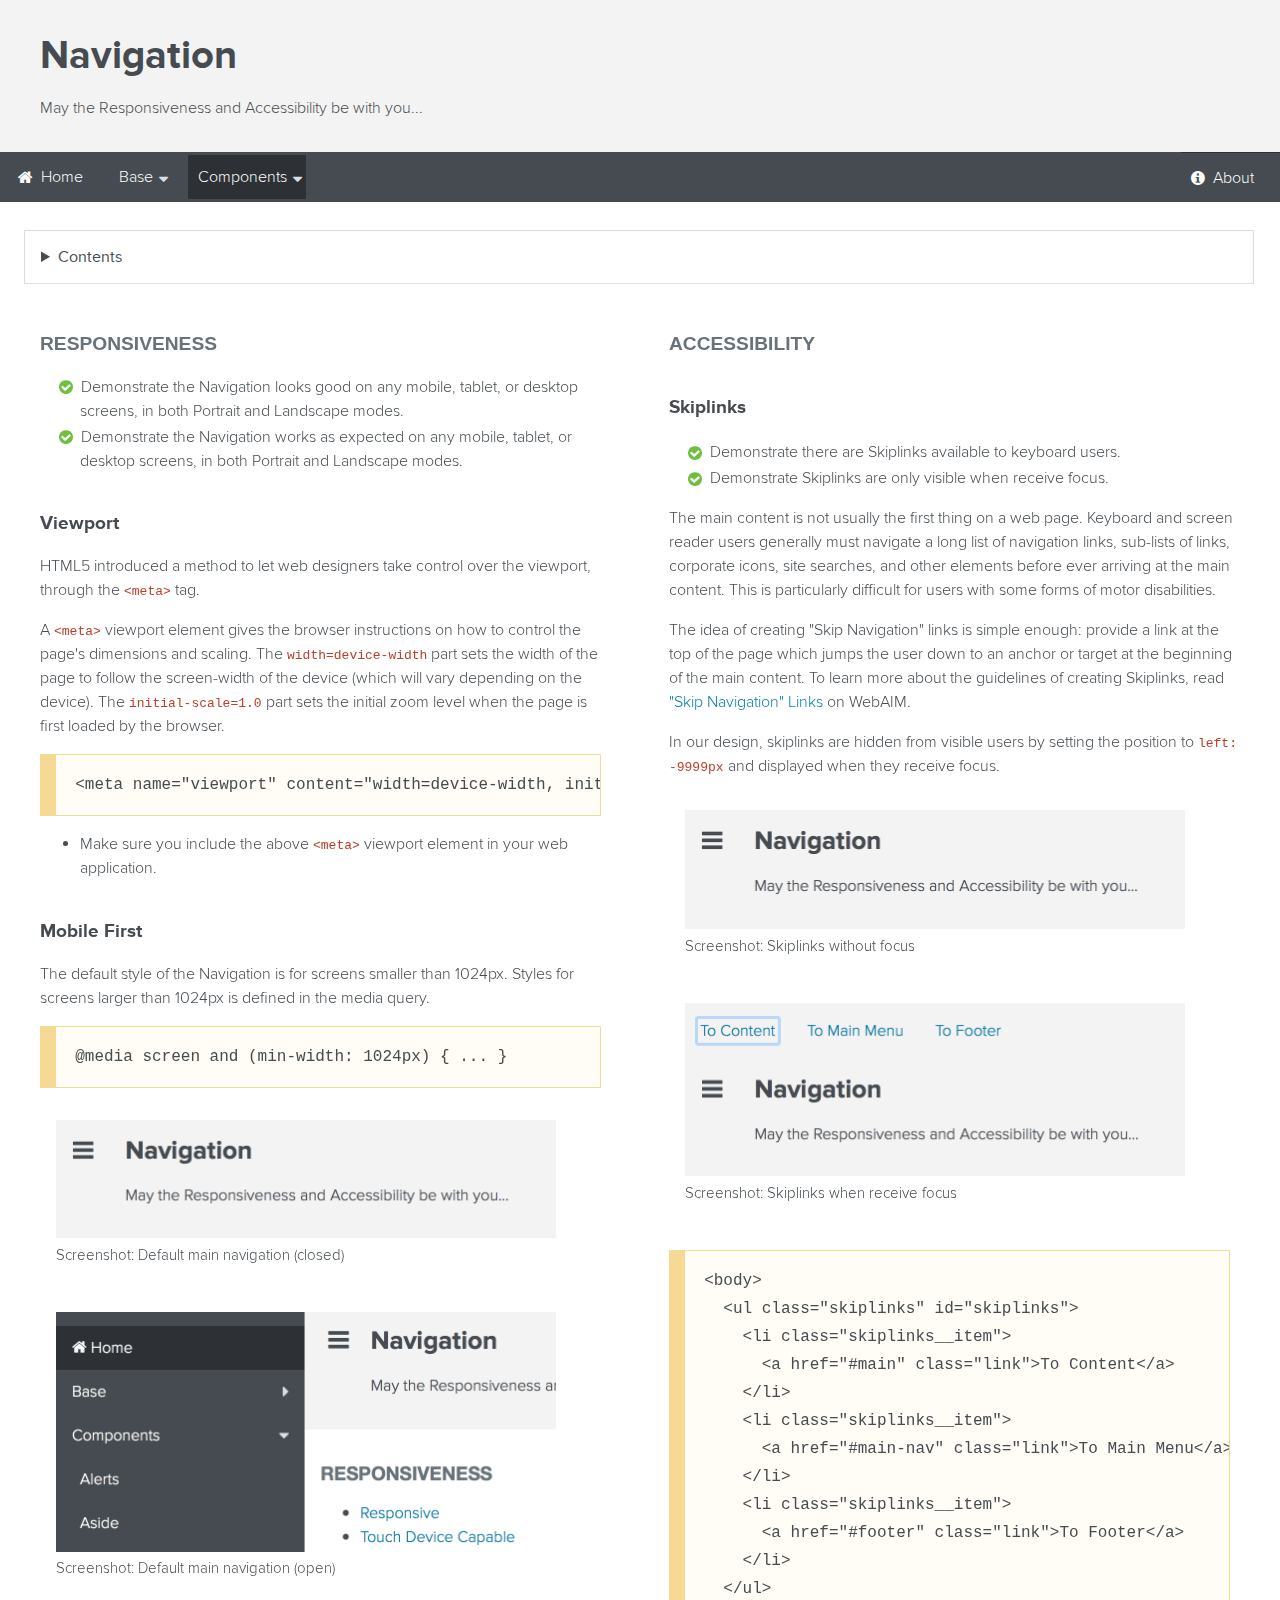
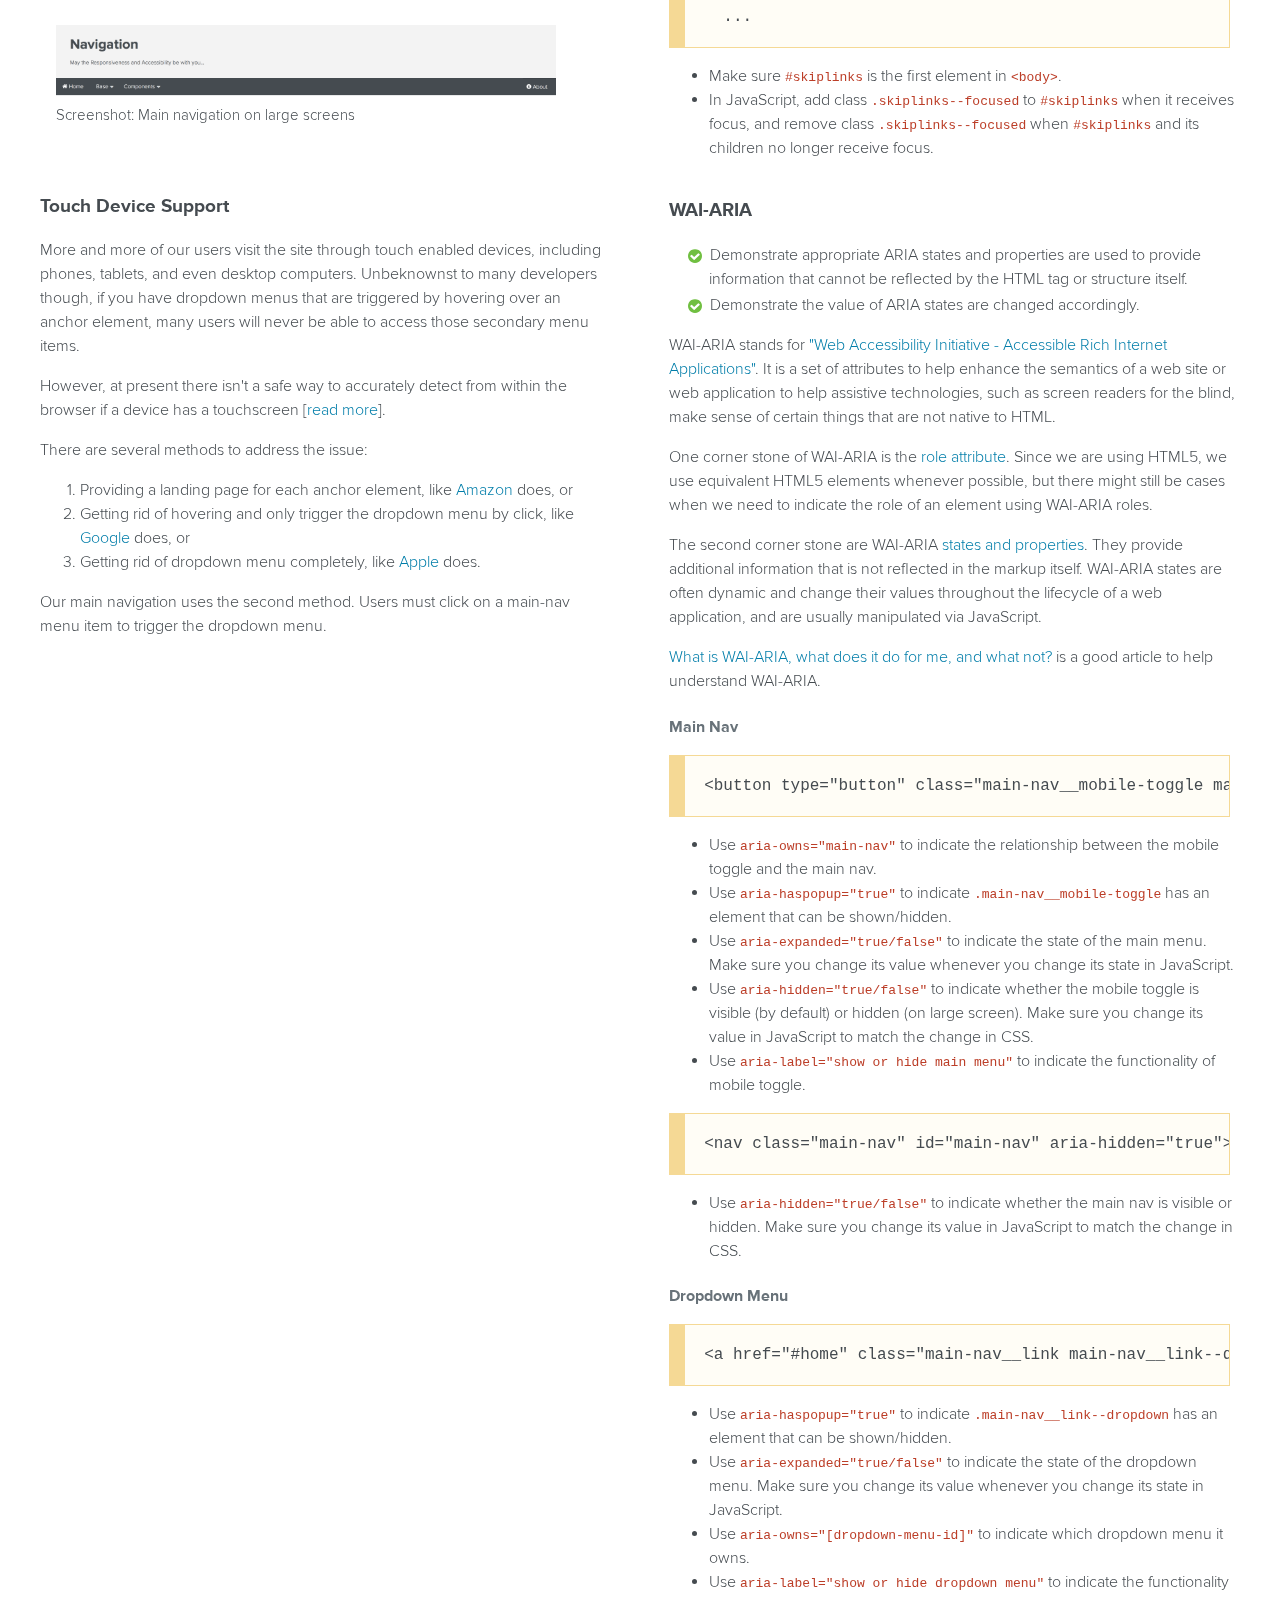
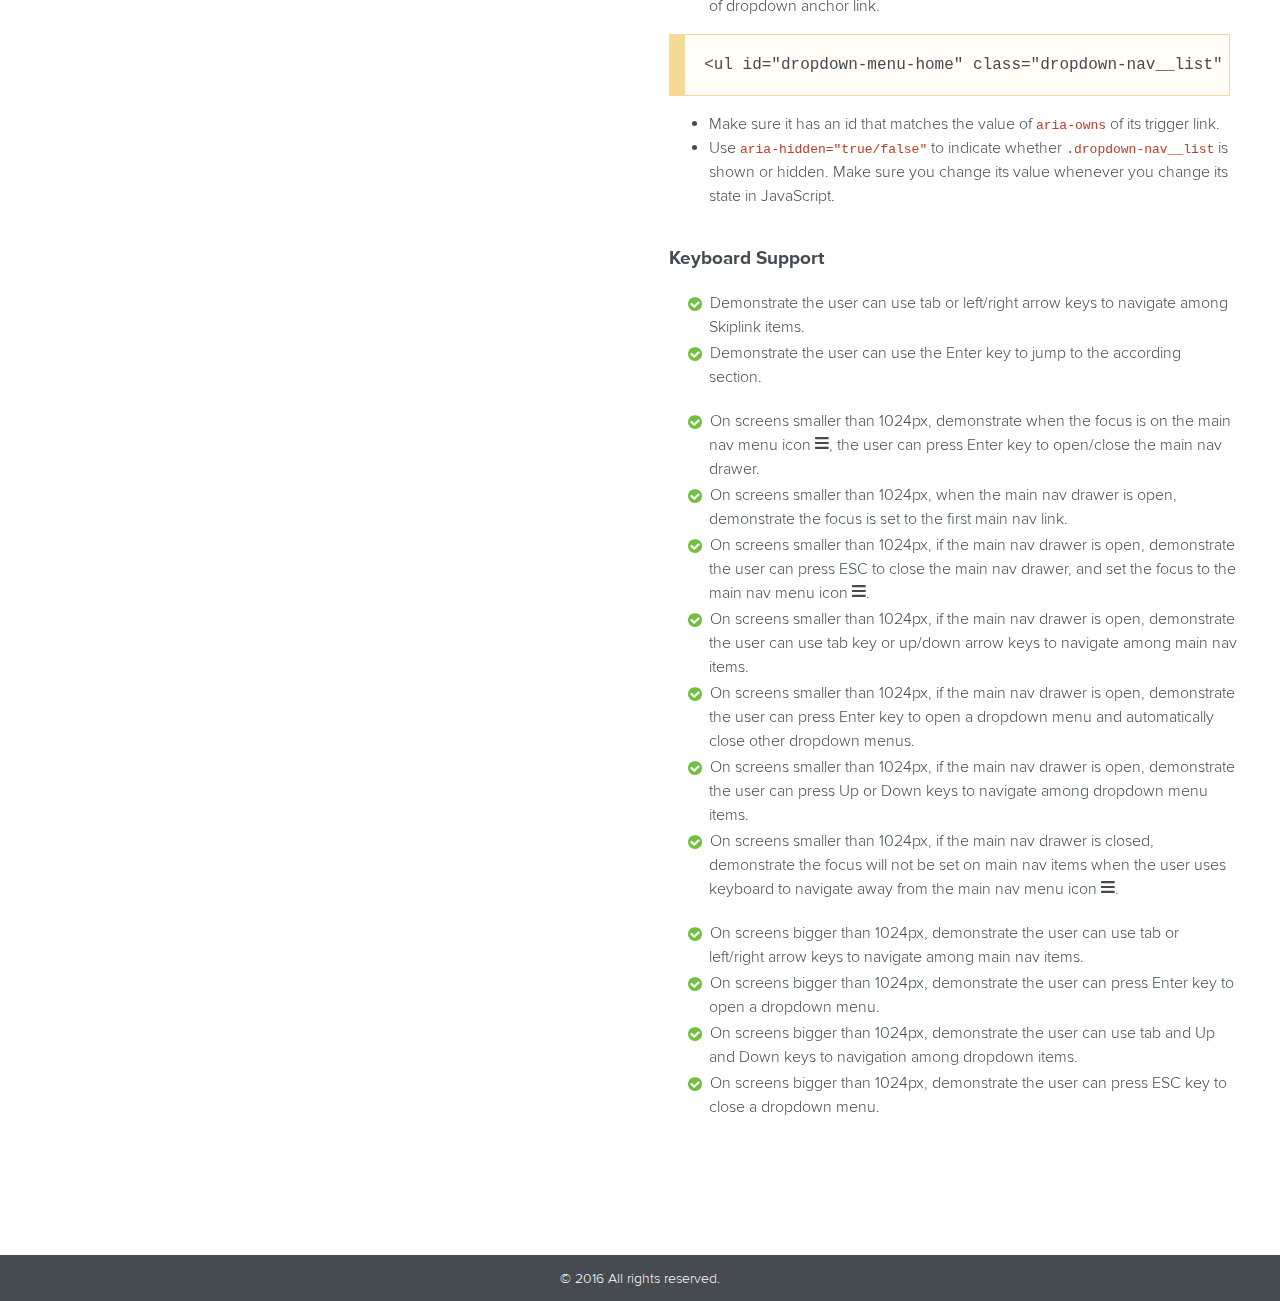
<file: components/navigation/component_navigations.html>
<html>
  <head>
    <meta name="viewport" content="width=device-width, initial-scale=1.0">

    <link href="../../stylesheets/_typography.css" rel="stylesheet">
    <link href="../../stylesheets/_icons.css" rel="stylesheet">
    <link href="../../stylesheets/_button.css" rel="stylesheet">
    <link href="../../stylesheets/_list.css" rel="stylesheet">
    <link href="../../stylesheets/_nav.css" rel="stylesheet">
    <link href="../../stylesheets/_layout.css" rel="stylesheet">

    <script src="../../js/jquery.js"></script>
    <script src="../../js/nav.js"></script>
  </head>
  <body>
    <ul class="skiplinks" id="skiplinks">
      <li class="skiplinks__item"><a href="#main-contents" class="link skiplinks__link">To Content</a></li>
      <li class="skiplinks__item"><a href="#main-nav" class="link skiplinks__link">To Main Menu</a></li>
      <li class="skiplinks__item"><a href="#page-footer" class="link skiplinks__link">To Footer</a></li>
    </ul>

    <div class="app-container">
      <header class="page-header">
        <button id="main-nav-toggle" type="button" class="main-nav__mobile-toggle main-nav__mobile-toggle--page-header" aria-haspopup="true" aria-expanded="false" aria-owns="main-nav" aria-hidden="false" aria-label="show or hide main menu"></button>
        <div class="page-header__wrapper">
          <h1 class="page-header__h1">Navigation</h1>
          <p class="page-header__description">May the Responsiveness and Accessibility be with you...</p>
        </div>
      </header>

      <nav class="main-nav" id="main-nav" aria-hidden="true">
        <ul class="main-nav__list">
          <li class="main-nav__item">
            <a href="../../index.html" class="main-nav__link"><span class="main-nav__icon icon-home"></span> Home</a>
          </li>
          <li class="main-nav__item main-nav__item--dropdown">
            <a href="#!" class="main-nav__link main-nav__link--dropdown" aria-haspopup="true" aria-expanded="false" aria-owns="dropdown-menu-base" aria-label="show or hide dropdown menu">Base</a>
            <ul id="dropdown-menu-base" class="dropdown-nav__list" aria-hidden="true">
              <li class="dropdown-nav__item">
                <a href="../../base/base__colors.html" class="dropdown-nav__link">Colors</a>
              </li>
              <li class="dropdown-nav__item">
                <a href="../../base/base__fonts.html" class="dropdown-nav__link">Fonts</a>
              </li>
              <li class="dropdown-nav__item">
                <a href="../../base/base__typography.html" class="dropdown-nav__link">Typography</a>
              </li>
              <li class="dropdown-nav__item">
                <a href="../../base/base__icons.html" class="dropdown-nav__link">Icons</a>
              </li>
            </ul>
          </li>
          <li class="main-nav__item main-nav__item--dropdown">
            <a href="#!" class="main-nav__link main-nav__link--dropdown" aria-haspopup="true" aria-expanded="false" aria-owns="dropdown-menu-components" aria-label="show or hide dropdown menu">Components</a>
            <ul id="dropdown-menu-components" class="dropdown-nav__list" aria-hidden="true">
              <li class="dropdown-nav__item">
                <a href="#" class="dropdown-nav__link">Alerts</a>
              </li>
              <li class="dropdown-nav__item">
                <a href="#" class="dropdown-nav__link">Aside</a>
              </li>
              <li class="dropdown-nav__item">
                <a href="#" class="dropdown-nav__link">Badges</a>
              </li>
              <li class="dropdown-nav__item">
                <a href="#" class="dropdown-nav__link">Buttons</a>
              </li>
              <li class="dropdown-nav__item">
                <a href="#" class="dropdown-nav__link">Date/Time Picker</a>
              </li>
              <li class="dropdown-nav__item">
                <a href="#" class="dropdown-nav__link">Footers</a>
              </li>
              <li class="dropdown-nav__item">
                <a href="#" class="dropdown-nav__link">Forms</a>
              </li>
              <li class="dropdown-nav__item">
                <a href="component_navigations.html" class="dropdown-nav__link dropdown-nav__link--current">Navigations</a>
              </li>
            </ul>
          </li>
        </ul>
        <ul class="main-nav__list main-nav__list--secondary">
          <li class="main-nav__item">
            <a href="#!" class="main-nav__link"><span class="main-nav__icon icon-info-sign"></span> About</a>
          </li>
        </ul>
      </nav>

      <main class="main" id="main">
        <nav class="contents">
          <details>
            <summary id="main-contents">Contents</summary>
            <ul class="contents__list">
              <li class="contents__item">
                <a class="link contents__link" href="#responsiveness">Responsiveness</a>
                <ul class="contents__section-list">
                  <li class="contents__item">
                    <a class="link contents__link" href="#section-viewport">Viewport</a>
                  </li>
                  <li class="contents__item">
                    <a class="link contents__link" href="#section-mobile-first">Mobile First</a>
                  </li>
                  <li class="contents__item">
                    <a class="link contents__link" href="#section-touch-device-support">Touch Device Support</a>
                  </li>
                </ul>
              </li>
              <li class="contents__item">
                <a class="link contents__link" href="#accessibility">Accessibility</a>
                <ul class="contents__section-list">
                  <li class="contents__item">
                    <a class="link contents__link" href="#section-skiplinks">Skiplinks</a>
                  </li>
                  <li class="contents__item">
                    <a class="link contents__link" href="#section-wai-aria">WAI-ARIA</a>
                  </li>
                  <li class="contents__item">
                    <a class="link contents__link" href="#section-keyboard-support">Keyboard Support</a>
                  </li>
                </ul>
              </li>
            </ul>
          </details>
        </nav>

        <section class="blocks blocks--multi-columns">
          <section class="block" id="responsiveness">
            <h2>Responsiveness</h2>

            <ul class="checklist">
              <li class="checklist__item checklist__item--done">Demonstrate the Navigation looks good on any mobile, tablet, or desktop screens, in both Portrait and Landscape modes.</li>
              <li class="checklist__item checklist__item--done">Demonstrate the Navigation works as expected on any mobile, tablet, or desktop screens, in both Portrait and Landscape modes.</li>
            </ul>

            <h3 id="section-viewport">Viewport</h3>

            <p>HTML5 introduced a method to let web designers take control over the viewport, through the <code>&lt;meta&gt;</code> tag.</p>

            <p>A <code>&lt;meta&gt;</code> viewport element gives the browser instructions on how to control the page's dimensions and scaling. The <code>width=device-width</code> part sets the width of the page to follow the screen-width of the device (which will vary depending on the device). The <code>initial-scale=1.0</code> part sets the initial zoom level when the page is first loaded by the browser.</p>

            <pre><code>&lt;meta name="viewport" content="width=device-width, initial-scale=1.0"&gt;</code></pre>

            <ul>
              <li>Make sure you include the above <code>&lt;meta&gt;</code> viewport element in your web application.</li>
            </ul>

            <h3 id="section-mobile-first">Mobile First</h3>

            <p>The default style of the Navigation is for screens smaller than 1024px. Styles for screens larger than 1024px is defined in the media query.</p>

            <pre><code>@media screen and (min-width: 1024px) { ... }</code></pre>

            <div class="block__figure-group" role="group">
              <figure class="block__figure">
                <img src="img/styleguide_navigation_default.png" alt="screenshot of default main navigation (drawer closed)" />
                <figcaption>Screenshot: Default main navigation (closed)</figcaption>
              </figure>

              <figure class="block__figure">
                <img src="img/styleguide_navigation_default--drawer-open.png" alt="screenshot of default main navigation (drawer open)" />
                <figcaption>Screenshot: Default main navigation (open)</figcaption>
              </figure>

              <figure class="block__figure">
                <img src="img/styleguide_navigation_large-screen.png" alt="screenshot of main navigation on large screens" />
                <figcaption>Screenshot: Main navigation on large screens</figcaption>
              </figure>
            </div>

            <h3 id="section-touch-device-support">Touch Device Support</h3>

            <p>More and more of our users visit the site through touch enabled devices, including phones, tablets, and even desktop computers. Unbeknownst to many developers though, if you have dropdown menus that are triggered by hovering over an anchor element, many users will never be able to access those secondary menu items.</p>

            <p>However, at present there isn't a safe way to accurately detect from within the browser if a device has a touchscreen [<a href="http://www.stucox.com/blog/you-cant-detect-a-touchscreen/" class="link" target="blank">read more</a>].</p>

            <p>There are several methods to address the issue:</p>

            <ol>
              <li>Providing a landing page for each anchor element, like <a href="http://www.amazon.com" class="link" target="blank">Amazon</a> does, or</li>
              <li>Getting rid of hovering and only trigger the dropdown menu by click, like <a href="http://www.google.com" class="link" target="blank">Google</a> does, or</li>
              <li>Getting rid of dropdown menu completely, like <a href="http://www.apple.com" class="link" target="blank">Apple</a> does.</li>
            </ol>

            <p>Our main navigation uses the second method. Users must click on a main-nav menu item to trigger the dropdown menu.</p>
          </section>

          <section class="block" id="accessibility">
          <h2>Accessibility</h2>

          <h3 id="section-skiplinks">Skiplinks</h3>
          <ul class="checklist">
            <li class="checklist__item checklist__item--done">Demonstrate there are Skiplinks available to keyboard users.</li>
            <li class="checklist__item checklist__item--done">Demonstrate Skiplinks are only visible when receive focus.</li>
          </ul>

          <p>The main content is not usually the first thing on a web page. Keyboard and screen reader users generally must navigate a long list of navigation links, sub-lists of links, corporate icons, site searches, and other elements before ever arriving at the main content. This is particularly difficult for users with some forms of motor disabilities.</p>

          <p>The idea of creating "Skip Navigation" links is simple enough: provide a link at the top of the page which jumps the user down to an anchor or target at the beginning of the main content. To learn more about the guidelines of creating Skiplinks, read <a href="http://webaim.org/techniques/skipnav/" class="link" target="blank">"Skip Navigation" Links</a> on WebAIM.</p>

          <p>In our design, skiplinks are hidden from visible users by setting the position to <code>left: -9999px</code> and displayed when they receive focus.</p>

          <div class="block__figure-group" role="group">
            <figure class="block__figure">
              <img src="img/styleguide_navigation_default.png" alt="screenshot of skiplinks when they don't have focus" />
              <figcaption>Screenshot: Skiplinks without focus</figcaption>
            </figure>

            <figure class="block__figure">
              <img src="img/styleguide_navigation_skiplinks-focusin.png" alt="screenshot of skiplinks when receive focus" />
              <figcaption>Screenshot: Skiplinks when receive focus</figcaption>
            </figure>
          </div>

          <pre>
<code>&lt;body&gt;
  &lt;ul class="skiplinks" id="skiplinks"&gt;
    &lt;li class="skiplinks__item"&gt;
      &lt;a href="#main" class="link"&gt;To Content&lt;/a&gt;
    &lt;/li&gt;
    &lt;li class="skiplinks__item"&gt;
      &lt;a href="#main-nav" class="link"&gt;To Main Menu&lt;/a&gt;
    &lt;/li&gt;
    &lt;li class="skiplinks__item"&gt;
      &lt;a href="#footer" class="link"&gt;To Footer&lt;/a&gt;
    &lt;/li&gt;
  &lt;/ul&gt;
  ...</code>
</pre>
            <ul>
              <li>Make sure <code>#skiplinks</code> is the first element in <code>&lt;body&gt;</code>.</li>
              <li>In JavaScript, add class <code>.skiplinks--focused</code> to <code>#skiplinks</code> when it receives focus, and remove class <code>.skiplinks--focused</code> when <code>#skiplinks</code> and its children no longer receive focus.</li>
            </ul>


            <h3 id="section-wai-aria">WAI-ARIA</h3>
            <ul class="checklist">
              <li class="checklist__item checklist__item--done">Demonstrate appropriate ARIA states and properties are used to provide information that cannot be reflected by the HTML tag or structure itself.</li>
              <li class="checklist__item checklist__item--done">Demonstrate the value of ARIA states are changed accordingly.</li>
            </ul>

            <p>WAI-ARIA stands for <a href="http://www.w3.org/blog/2014/03/wai-aria-expands-web-accessibility/" class="link" target="blank">"Web Accessibility Initiative - Accessible Rich Internet Applications"</a>. It is a set of attributes to help enhance the semantics of a web site or web application to help assistive technologies, such as screen readers for the blind, make sense of certain things that are not native to HTML. </p>

            <p>One corner stone of WAI-ARIA is the <a href="http://www.w3.org/TR/wai-aria/roles" class="link" target="blank">role attribute</a>. Since we are using HTML5, we use equivalent HTML5 elements whenever possible, but there might still be cases when we need to indicate the role of an element using WAI-ARIA roles.</p>

            <p>The second corner stone are WAI-ARIA <a href="http://www.w3.org/TR/wai-aria/states_and_properties" class="link" target="blank">states and properties</a>. They provide additional information that is not reflected in the markup itself. WAI-ARIA states are often dynamic and change their values throughout the lifecycle of a web application, and are usually manipulated via JavaScript.</p>

            <p><a href="https://www.marcozehe.de/2014/03/27/what-is-wai-aria-what-does-it-do-for-me-and-what-not/" class="link" target="blank">What is WAI-ARIA, what does it do for me, and what not?</a> is a good article to help understand WAI-ARIA.</p>

            <h4>Main Nav</h4>

            <pre><code>&lt;button type="button" class="main-nav__mobile-toggle main-nav__mobile-toggle--page-header" aria-owns="main-nav" aria-haspopup="true" aria-expanded="false" aria-hidden="false" aria-label="show or hide main menu"&gt;&lt;/button&gt;</code></pre>
            <ul>
              <li>Use <code>aria-owns="main-nav"</code> to indicate the relationship between the mobile toggle and the main nav.</li>
              <li>Use <code>aria-haspopup="true"</code> to indicate <code>.main-nav__mobile-toggle</code> has an element that can be shown/hidden.</li>
              <li>Use <code>aria-expanded="true/false"</code> to indicate the state of the main menu. Make sure you change its value whenever you change its state in JavaScript.</li>
              <li>Use <code>aria-hidden="true/false"</code> to indicate whether the mobile toggle is visible (by default) or hidden (on large screen). Make sure you change its value in JavaScript to match the change in CSS.</li>
              <li>Use <code>aria-label="show or hide main menu"</code> to indicate the functionality of mobile toggle.</li>
            </ul>

            <pre><code>&lt;nav class="main-nav" id="main-nav" aria-hidden="true"&gt;&lt;/nav&gt;</code></pre>
            <ul>
              <li>Use <code>aria-hidden="true/false"</code> to indicate whether the main nav is visible or hidden. Make sure you change its value in JavaScript to match the change in CSS.</li>
            </ul>

            <h4>Dropdown Menu</h4>

            <pre><code>&lt;a href="#home" class="main-nav__link main-nav__link--dropdown" aria-haspopup="true" aria-expanded="false" aria-owns="dropdown-menu-home"  aria-label="dropdown menu"&gt;</code></pre>
            <ul>
              <li>Use <code>aria-haspopup="true"</code> to indicate <code>.main-nav__link--dropdown</code> has an element that can be shown/hidden.</li>
              <li>Use <code>aria-expanded="true/false"</code> to indicate the state of the dropdown menu. Make sure you change its value whenever you change its state in JavaScript.</li>
              <li>Use <code>aria-owns="[dropdown-menu-id]"</code> to indicate which dropdown menu it owns.</li>
              <li>Use <code>aria-label="show or hide dropdown menu"</code> to indicate the functionality of dropdown anchor link.</li>
            </ul>

            <pre><code>&lt;ul id="dropdown-menu-home" class="dropdown-nav__list" aria-hidden="true"&gt;</code></pre>
            <ul>
              <li>Make sure it has an id that matches the value of <code>aria-owns</code> of its trigger link.</li>
              <li>Use <code>aria-hidden="true/false"</code> to indicate whether <code>.dropdown-nav__list</code> is shown or hidden. Make sure you change its value whenever you change its state in JavaScript.</li>
            </ul>

            <h3 id="section-keyboard-support">Keyboard Support</h3>
            <ul class="checklist">
              <li class="checklist__item checklist__item--done">Demonstrate the user can use tab or left/right arrow keys to navigate among Skiplink items.</li>
              <li class="checklist__item checklist__item--done">Demonstrate the user can use the Enter key to jump to the according section.</li>

              <br />
              <li class="checklist__item checklist__item--done">On screens smaller than 1024px, demonstrate when the focus is on the main nav menu icon <span class="icon-reorder"></span>, the user can press Enter key to open/close the main nav drawer.</li>
              <li class="checklist__item checklist__item--done">On screens smaller than 1024px, when the main nav drawer is open, demonstrate the focus is set to the first main nav link.</li>
              <li class="checklist__item checklist__item--done">On screens smaller than 1024px, if the main nav drawer is open, demonstrate the user can press ESC to close the main nav drawer, and set the focus to the main nav menu icon <span class="icon-reorder"></span>.</li>
              <li class="checklist__item checklist__item--done">On screens smaller than 1024px, if the main nav drawer is open, demonstrate the user can use tab key or up/down arrow keys to navigate among main nav items.</li>
              <li class="checklist__item checklist__item--done">On screens smaller than 1024px, if the main nav drawer is open, demonstrate the user can press Enter key to open a dropdown menu and automatically close other dropdown menus.</li>
              <li class="checklist__item checklist__item--done">On screens smaller than 1024px, if the main nav drawer is open, demonstrate the user can press Up or Down keys to navigate among dropdown menu items.</li>
              <li class="checklist__item checklist__item--done">On screens smaller than 1024px, if the main nav drawer is closed, demonstrate the focus will not be set on main nav items when the user uses keyboard to navigate away from the main nav menu icon <span class="icon-reorder"></span>.</li>

              <br />
              <li class="checklist__item checklist__item--done">On screens bigger than 1024px, demonstrate the user can use tab or left/right arrow keys to navigate among main nav items.</li>
              <li class="checklist__item checklist__item--done">On screens bigger than 1024px, demonstrate the user can press Enter key to open a dropdown menu.</li>
              <li class="checklist__item checklist__item--done">On screens bigger than 1024px, demonstrate the user can use tab and Up and Down keys to navigation among dropdown items.</li>
              <li class="checklist__item checklist__item--done">On screens bigger than 1024px, demonstrate the user can press ESC key to close a dropdown menu.</li>
            </ul>
          </section>
        </section>
      </main>

      <footer id="page-footer" class="page-footer">&copy; 2016 All rights reserved.</footer>
    </div>
  </body>
</html>
</file>
<file: stylesheets/_icons.css>
/* Use the following CSS code if you want to have a class per icon */
/*
Instead of a list of all class selectors,
you can use the generic selector below, but it's slower:
[class*="icon-"] {
*/
.icon-file-o, .icon-file-text, .icon-file-text-o, .icon-fork, .icon-flag, .icon-flag-o, .icon-expand, .icon-switch, .icon-pill, .icon-home, .icon-inbox, .icon-calendar, .icon-credit, .icon-question-sign, .icon-stethoscope, .icon-star-empty, .icon-star, .icon-drawer, .icon-plus, .icon-minus, .icon-reorder, .nav-toggle, .icon-ok, .icon-exclamation-sign, .icon-remove, .alert .close, .icon-sort-up, .icon-sort-down, .icon-sort, .icon-move, .icon-signout, .icon-warning-sign, .icon-remove-sign, .icon-info-sign, .icon-check, .icon-ok-sign, .icon-ok-circle, .icon-check-empty, .icon-filter, .icon-arrow-right, .icon-chevron-right, .icon-chevron-left, .icon-arrow-left, .icon-search, .icon-paper-clip, .icon-tea, .icon-bandage, .icon-email, .icon-reply, .icon-forward, .icon-allergies, .icon-address-book, .icon-cog, .icon-syringe, .icon-bar-chart, .icon-hospital, .icon-th, .icon-external-link, .icon-layers, .icon-desktop, .icon-tablet, .icon-fontwidth, .icon-th-list, .icon-user, .icon-user-md, .icon-group, .icon-download, .icon-medkit, .icon-caret-down, .icon-caret-up, .icon-caret-left, .icon-caret-right, .icon-heart, .icon-h-sign, .icon-plus-sign, .icon-pencil, .icon-edit, .icon-eye-open, .icon-print, .icon-envelope, .icon-comment, .icon-chat, .icon-dollar-sign, .icon-clip-board, .icon-file-black, .icon-file, .icon-circle-blank, .icon-circle, .icon-barcode, .icon-ellipsis, .icon-double-angle-right, .icon-angle-right, .icon-angle-left, .icon-double-angle-left, .icon-blocked, .icon-angle-up, .icon-angle-down, .icon-chevron-down, .icon-arrow-down, .icon-double-angle-down, .icon-arrow-up, .icon-double-angle-up, .icon-chevron-up, .icon-lock, .icon-shopping-cart {
  font-family: 'icomoon';
  speak: none;
  font-style: normal;
  font-weight: normal;
  font-variant: normal;
  text-transform: none;
  line-height: 1;
  -webkit-font-smoothing: antialiased; }

.icon-file-o:before {
  content: "\f016"; }

.icon-flag:before {
  content: "\f024"; }

.icon-expand:before {
  content: "\f065"; }

.icon-copy:before {
  content: "\f0c5"; }

.icon-fork:before {
  content: "\f0e8"; }

.icon-file-text-o:before {
  content: "\f0f6"; }

.icon-flag-o:before {
  content: "\f11d"; }

.icon-file-black:before {
  content: "\f15b"; }

.icon-file-text:before {
  content: "\f15c"; }

.icon-lock:before {
  content: "\e600"; }

.icon-shopping-cart:before {
  content: "\e606"; }

.icon-phone:before {
  content: "\e603"; }

.icon-mobile:before {
  content: "\e604"; }

.icon-unlock-alt:before {
  content: "\e601"; }

.icon-spacebar:before {
  content: "\e605"; }

.icon-pill:before {
  content: "\e007"; }

.icon-home:before {
  content: "\f015"; }

.icon-inbox:before {
  content: "\f01c"; }

.icon-calendar:before {
  content: "\f073"; }

.icon-credit:before {
  content: "\f09d"; }

.icon-question-sign:before {
  content: "\f059"; }

.icon-stethoscope:before {
  content: "\f0f1"; }

.icon-star-empty:before {
  content: "\f006"; }

.icon-star:before {
  content: "\f005"; }

.icon-drawer:before {
  content: "\e009"; }

.icon-plus:before {
  content: "\f067"; }

.icon-minus:before {
  content: "\f068"; }

.icon-reorder:before, .nav-toggle:before {
  content: "\f0c9"; }

.icon-ok:before {
  content: "\f00c"; }

.icon-exclamation-sign:before {
  content: "\f06a"; }

.icon-remove:before, .alert .close:before {
  content: "\f00d"; }

.icon-sort-up:before {
  content: "\f0de"; }

.icon-sort-down:before {
  content: "\f0dd"; }

.icon-sort:before {
  content: "\f0dc"; }

.icon-move:before {
  content: "\f047"; }

.icon-signout:before {
  content: "\f08b"; }

.icon-warning-sign:before {
  content: "\f071"; }

.icon-remove-sign:before {
  content: "\f057"; }

.icon-info-sign:before {
  content: "\f05a"; }

.icon-check:before {
  content: "\f046"; }

.icon-ok-sign:before {
  content: "\f058"; }

.icon-ok-circle:before {
  content: "\f05d"; }

.icon-check-empty:before {
  content: "\f096"; }

.icon-filter:before {
  content: "\f0b0"; }

.icon-arrow-right:before {
  content: "\f061"; }

.icon-chevron-right:before {
  content: "\f054"; }

.icon-chevron-left:before {
  content: "\f053"; }

.icon-arrow-left:before {
  content: "\f060"; }

.icon-search:before {
  content: "\e001"; }

.icon-paper-clip:before {
  content: "\f0c6"; }

.icon-tea:before {
  content: "\f3cb"; }

.icon-bandage:before {
  content: "\e004"; }

.icon-email:before {
  content: "\e005"; }

.icon-reply:before {
  content: "\e006"; }

.icon-forward:before {
  content: "\e00a"; }

.icon-allergies:before {
  content: "\e00b"; }

.icon-address-book:before {
  content: "\e00c"; }

.icon-cog:before {
  content: "\f013"; }

.icon-syringe:before {
  content: "\e002"; }

.icon-bar-chart:before {
  content: "\e003"; }

.icon-hospital:before {
  content: "\f0f8"; }

.icon-th:before {
  content: "\f00a"; }

.icon-external-link:before {
  content: "\f08e"; }

.icon-layers:before {
  content: "\f1ca"; }

.icon-desktop:before {
  content: "\f108"; }

.icon-tablet:before {
  content: "\e00e"; }

.icon-fontwidth:before {
  content: "\f1f9"; }

.icon-th-list:before {
  content: "\f00b"; }

.icon-user:before {
  content: "\f007"; }

.icon-user-md:before {
  content: "\f0f0"; }

.icon-group:before {
  content: "\f0c0"; }

.icon-download:before {
  content: "\f11a"; }

.icon-medkit:before {
  content: "\f0fa"; }

.icon-caret-down:before {
  content: "\f0d7"; }

.icon-caret-up:before {
  content: "\f0d8"; }

.icon-caret-left:before {
  content: "\f0d9"; }

.icon-caret-right:before {
  content: "\f0da"; }

.icon-heart:before {
  content: "\e008"; }

.icon-h-sign:before {
  content: "\f0fd"; }

.icon-plus-sign:before {
  content: "\f0fe"; }

.icon-pencil:before {
  content: "\f040"; }

.icon-edit:before {
  content: "\f044"; }

.icon-eye-open:before {
  content: "\f06e"; }

.icon-print:before {
  content: "\f02f"; }

.icon-envelope:before {
  content: "\e00d"; }

.icon-comment:before {
  content: "\e00f"; }

.icon-chat:before {
  content: "\e010"; }

.icon-dollar-sign:before {
  content: "\e000"; }

.icon-clip-board:before {
  content: "\e011"; }

.icon-file:before {
  content: "\e012"; }

.icon-circle-blank:before {
  content: "\f10c"; }

.icon-circle:before {
  content: "\f111"; }

.icon-barcode:before {
  content: "\f02a"; }

.icon-ellipsis:before {
  content: "\e013"; }

.icon-double-angle-right:before {
  content: "\f101"; }

.icon-angle-right:before {
  content: "\f105"; }

.icon-angle-left:before {
  content: "\f104"; }

.icon-double-angle-left:before {
  content: "\f100"; }

.icon-blocked:before {
  content: "\e016"; }

.icon-angle-up:before {
  content: "\f106"; }

.icon-angle-down:before {
  content: "\f107"; }

.icon-chevron-down:before {
  content: "\f078"; }

.icon-arrow-down:before {
  content: "\f063"; }

.icon-double-angle-down:before {
  content: "\f103"; }

.icon-arrow-up:before {
  content: "\f062"; }

.icon-double-angle-up:before {
  content: "\f102"; }

.icon-chevron-up:before {
  content: "\f077"; }

.icon-switch:before {
  content: "\e602"; }
</file>
<file: stylesheets/_typography.css>
@font-face {
  font-family: proxima-nova;
  src: url(../fonts/ProximaNova-Reg-webfont.woff);
}
@font-face {
  font-family: proxima-nova-bold;
  src: url(../fonts/ProximaNova-Bold-webfont.woff);
}
@font-face {
  font-family: proxima-nova-light;
  src: url(../fonts/ProximaNova-Light-webfont.woff);
}
@font-face {
  font-family: icomoon;
  src: url(../fonts/icomoon.woff);
}

/* Font */
h1 {
  font-family: 'proxima-nova-bold';
  font-weight: lighter;
}

h2 {
  font-family: HelveticaNeue, Helvetica, arial, verdana, sans-serif;
  font-weight: 700;
}

h3, h5, strong, dt, th {
  font-family: 'proxima-nova-bold';
  font-weight: lighter;
}

h4 {
  font-family: 'proxima-nova-bold';
  font-weight: lighter;
}

p, dd, td, a, li, figcaption, img {
  font-family: 'proxima-nova-light';
}

nav {
  font-family: 'proxima-nova';
}

/* Typography */

body {
  color: #454b50;
}

h1 {
  line-height: 1.5;
  font-size: 1.6em;
}

h2 {
  font-size: 1.2em;
  text-transform: uppercase;
  color: #687279;
  line-height: 1.3;
}

h3, h5 {
  line-height: 1.5;
  margin-top: 2em;
  margin-bottom: 0.5em;
}

p {
  line-height: 1.5;
}

h4 {
  color: #687279;
  line-height: 1.5;
  margin-bottom: 0.75em;
}

a {
  text-decoration: none;
}

a.link,
a.link:link,
a.link:visited {
  color: #007da9;
}

a.link:hover {
  color: #00baf2;
}

a.link--dark-theme,
a.link--dark-theme:link,
a.link--dark-theme:visited {
  color: #91d1e3;
}

a.link--dark-theme:hover {
  color: #00baf2;
}

th {
  text-align: left;
}

li {
  line-height: 1.5;
}

pre code {
  line-height: 1.75;
  color: #454b50;
}

code {
  color: #bc3e28;
}

figcaption {
  font-size: 0.95em;
  margin-top: 0.5em;
}
</file>
<file: stylesheets/_layout.css>
html, body {
  margin: 0;
  height: 100%;
  position: relative;
}

pre {
  width: 85%;
  overflow: auto;
  padding: 1rem 0.8rem 1rem 1.2rem;
  border: 1px solid #f5d995;
  border-left: 1rem solid #f5d995;
  background: #fffdf6;

  font-size: 1rem;
  word-wrap: normal;
  -ms-word-break: normal;
  word-break: normal;
  word-break: normal;
  -webkit-hyphens: none;
  -moz-hyphens: none;
  hyphens: none;
}

pre code {
  padding: 0;
}

summary {
  cursor: pointer;
}

.page-header__h1 {
  margin-top: 0;
  line-height: 1.2;
}

.main {
  position: relative;
  left: 250px;
  width: calc(100% - 250px);
  padding: 0.25rem 0 3rem;
  background: #fff;
  min-height: calc(100vh - 218px);
}

.blocks {
  margin: 2rem 1rem 3rem 1rem;
}

.block__image-container {
  width: calc(100% - 25px);
}

.block__image-container img {
  width: 100%;
}

.block__figure-group {
  display: flex;
  flex-wrap: wrap;
}

.block__figure {
  padding: 0;
  margin: 1rem 1rem 2rem;
  width: auto;
}

.block__figure img {
  width: 100%;
  max-width: 500px;
}

.page-footer {
  color: #fff;
  text-align: center;
  padding: 1em 0;
  font-family: 'proxima-nova-light';
  font-size: 0.9em;

  margin-left: 250px;
}

@media screen and (min-width: 1024px) {
  pre {
  width: 90%;
  }

  .page-header__wrapper {
    margin: 1rem 1.5rem;
  }

  .page-header__h1 {
    font-size: 2.5rem;
    margin-bottom: 1rem;
  }

  .page-header__description {
    margin: 0;
  }

  .main {
    left: 0;
    width: calc(100% - 50px);
    min-height: calc(100vh - 348px);
    margin: 1.5rem;
  }

  .blocks--multi-columns {
    display: flex;
    justify-content: space-between;
  }

  .blocks--multi-columns .block {
    width: 47.5%;
  }

  .page-footer {
    background: #454b50;
    margin-left: 0;
  }
}
</file>
<file: stylesheets/_nav.css>
/* Skiplinks */
.skiplinks {
  list-style: none;
  display: flex;
  margin: 0;
  padding-left: 1em;
  position: fixed;
  top: 0;
  left: -9999px;
  z-index: 2;
  background: #f3f3f3;
}

.skiplinks--focused {
  position: relative;
  top: 0;
  left: 0;
}

.skiplinks__item {
  padding: 1em;
}

.skiplinks__item:first-child {
  padding-left: 0;
}

/* Main Navigation */
.app-container {
  width: calc(100% + 250px);
  position: relative;
  left: -250px;
  transition: left 0.25s;
  -webkit-transition: left 0.25s;
  height: auto;
  background: #454b50;
}

.app-container--drawer-open {
  left: 0;
  transition: left 0.25s;
  -webkit-transition: left 0.25s;
}

.page-header {
  background: #f3f3f3;
  display: flex;
  align-items: flex-start;
  width: calc(100vw - 2rem);
  position: relative;
  left: 250px;
  height: auto;
  padding: 1rem;
}

.main-nav__mobile-toggle {
  cursor: pointer;
  border: none;
  background: none;
  font-size: 1em;
}

.main-nav__mobile-toggle--page-header {
  margin-right: 1em;
  position: relative;
  top: -2.5px;
}

.main-nav__mobile-toggle:before {
  content: "\f0c9";
  font-family: 'icomoon';
  font-size: 1.5em;
  color: #454b50;
}

.main-nav {
  font-family: 'proxima-nova-light';
  background: #454b50;
  padding: 0;
  margin: 0;
  z-index: 20;
  display: flex;

  flex-direction: column;
  position: absolute;
  top: 0;
  width: 250px;
  height: 100%;

  display: none;
}

.main-nav__list {
  list-style: none;
  margin: 0;

  padding: 1rem 0;
}

.main-nav__list--secondary {
  border-top: 1px solid #2d3135;
}

.main-nav__item {
  cursor: pointer;
  margin: 0;

  display: block;
}

.main-nav-item--logo {
  text-align: center;
  margin: 1rem 0;
}

.main-nav-item--logo img {
  height: 60px;
}

.main-nav__link {
  color: #fff;
  padding: 0.625rem 1rem;

  width: calc(100% - 2rem);
  display: block;
}

.main-nav__link:hover {
  background: #2d3135;
}

.main-nav__link--current {
  background: #2d3135;
}

.main-nav__icon {
  position: relative;
  top: 0.1ex;
}

/* Dropdown Menu Items */
.main-nav__item--dropdown {
  display: flex;
  flex-direction: column;
}

.main-nav__item--dropdown .main-nav__link--current {
  background: #2d3135;
}

.main-nav__link--dropdown {
  width: calc(100% - 2rem);
}

.dropdown-nav__list {
  list-style: none;
  display: flex;
  flex-direction: column;
  padding: 0 1rem 0.5rem;
  z-index: 2;

  display: none;
}

.dropdown-nav__link {
  color: #fff;
  padding: 0.625rem 0.5rem;
  margin: 0;
  display: block;
}

.dropdown-nav__link--current {
  background: #2d3135;
}

.main-nav__link--dropdown:after {
  content: "\f0da";
  font-family: 'icomoon';
  color: #dadee0;
  float: right;
}

.main-nav__link--dropdown-expanded:after {
  content: "\f0d7";
  font-family: 'icomoon';
  color: #dadee0;
  float: right;
}

.dropdown-nav__link:hover {
  background: #2d3135;
}

.main-nav__item--dropdown {
  position: relative;
  top: 0;
  left: 0;
}

/* Contents */
.contents {
  padding: 1em;
  border: 1px solid #dadee0;
  font-size: 1rem;
}

.contents__header {
  display: flex;
  justify-content: space-between;
  align-items: flex-start;
}

.contents__h1 {
  font-size: 1.2em;
  margin: 0;
}

@media screen and (min-width: 1024px) {
  .app-container {
    width: 100%;
    position: relative;
    left: 0;
    background: #fff;
  }

  .page-header {
    display: flex;
    position: relative;
    left: 0;
  }

  .main-nav__mobile-toggle {
    display: none;
  }

  /* Basic Main Navigation */
  .main-nav {
    display: flex;
    flex-direction: row;
    justify-content: space-between;
    position: relative;
    top: 0;
    left: 0;
    width: initial;
    height: 50px;
  }

  .main-nav-item--logo img {
    height: 40px;
  }

  .main-nav__list {
    display: flex;
    align-items: stretch;
    padding: 0 0 0 0.5rem;
  }

  .main-nav__item {
    position: relative;
    top: 0;
    left: 0;
    margin-right: 1rem;
    display: flex;
    align-items: center;
    height: 50px;
  }

  .main-nav__link {
    color: #fff;
    padding: 0.625rem;

    width: auto;
  }

  .main-nav__link:hover {
    background: #2d3135;
  }

  .main-nav__list--secondary {
    padding: 0;
  }

  .main-nav__link--current {
    background: #2d3135;
  }

  .main-nav__icon {
    position: relative;
    top: 4px;
    padding-right: 0.5em;
  }

  /* Dropdown Menu Items */
  .main-nav__item--dropdown {
    display: flex;
    flex-direction: row;
  }

  .main-nav__item--dropdown:hover {
    background: #2d3135;
  }

  .main-nav__link--dropdown {
    width: auto;
  }

  .main-nav__link--dropdown:after {
    content: "\f0d7";
    font-family: 'icomoon';
    color: #dadee0;
    position: relative;
    top: 0.1ex;
    left: 6px;
  }

  .main-nav__link--dropdown-expanded:after {
    content: "\f0d7";
    font-family: 'icomoon';
    color: #dadee0;
    position: relative;
    top: 0.1ex;
    left: 6px;
  }

  .dropdown-nav__list {
    background: #2d3135;
    position: absolute;
    top: 50px;
    left: 0;
    list-style: none;
    min-width: 250px;
    min-height: 50px;
    flex-direction: column;
    padding: 0.5rem 1rem;
    z-index: 2;
    border-bottom-left-radius: 4px;
    border-bottom-right-radius: 4px;

    display: none;
  }

  .dropdown-nav__list--secondary {
    right: 0;
    left: auto;
  }

  .dropdown-nav__link {
    color: #fff;
    padding: 1rem 0.5rem;
    display: flex;
    align-items: center;
    width: calc(100% - 1rem);
  }

  .dropdown-nav__link:hover {
    background: #000;
    width: calc(100% - 1rem);
  }

  .main-nav__item--dropdown {
    position: relative;
    top: 0;
    left: 0;
  }
}
</file>
<file: stylesheets/base-colors.css>
.color-block__container {
  display: flex;
  flex-direction: column;
}

.color-block {
  width: 100%;
  height: 50px;
  display: flex;
  direction: column;
  align-items: flex-end;
  justify-content: center;
  font-family: 'proxima-nova-light';
}

.color-block--dropdown-background {
  background: #2d3135;
  color: #fff;
}

.color-block--main-nav-background {
  background: #454b50;
  color: #fff;
}

.color-block--h2-color {
  background: #687279;
  color: #fff;
}

.color-block--aside-background {
  background: #f3f3f3;
}

.color-block--well-background {
  background: #f2f1f0;
}

.color-block--body-background {
  background: #fbfbfb;
}

.color-block--default-border {
  background: #dadee0;
}

/* Button colors */
.color-block--primary-button-font {
  background: #fff;
}

.color-block--primary-button {
  background: #0090bf;
  color: #000;
}

.color-block--primary-button-hover {
  background: #00baf2;
  color: #000;
}

.color-block--primary-button-border-bottom {
  background: #006b8c;
  color: #fff;
}

.color-block--default-button-font {
  background: #0a5679;
  color: #fff;
}

.color-block--default-button {
  background: #e4e7ea;
}

.color-block--default-button-hover {
  background: #f2f4f5;
}

.color-block--default-button-border-bottom {
  background: #aab5be;
  color: #000;
}

/* Link colors */
.color-block--link-default {
  background: #007da9;
  color: #fff;
}

.color-block--link-dark-theme{
  background: #91d1e3;
  color: #000;
}

.color-block--link-hover {
  background: #00baf2;
  color: #000;
}

/* Alert colors */
.color-block--alert-default-font {
  background: #005875;
  color: #fff;
}

.color-block--alert-default-border {
  background: #91d1e3;
  color: #000;
}

.color-block--alert-default-background {
  background: #e6f5f9;
}

.color-block--alert-success-font {
  background: #467928;
  color: #fff;
}

.color-block--alert-success-border {
  background: #c4dcb1;
  color: #000;
}

.color-block--alert-success-background {
  background: #fcfdfb;
}

.color-block--alert-error-font {
  background: #bc3e28;
  color: #fff;
}

.color-block--alert-error-border {
  background: #e1c8b9;
  color: #000;
}

.color-block--alert-error-background {
  background: #fff;
}

.color-block--warning-background {
  background: #ffb;
}


@media screen and (min-width: 1024px) {
  .color-block__container {
    display: flex;
    flex-direction: row;
  }

  .color-block {
    width: 100px;
    height: 150px;
  }
}
</file>
<file: stylesheets/base-fonts.css>
.font-block {
  margin: 2rem 0;
}
.font-block--light {
  font-family: 'proxima-nova-light';
}
.font-block--regular {
  font-family: 'proxima-nova';
}
.font-block--bold {
  font-family: 'proxima-nova-bold';
}
.font-block--helvetica {
  font-family: HelveticaNeue, Helvetica, arial, verdana, sans-serif;
}
.font-block__summary {
  width: 6rem;
}
.font-block__example-container {
  border-top: 1px solid #dadee0;
  display: flex;
  align-items: center;
  padding-top: 1rem;
  margin-top: 1rem;
}
.font-block__summary {
  margin-right: 1rem;
  font-size: 1.5em;
}
</file>
<file: stylesheets/base-icons.css>
.icon-block__h2 {
  padding-top: 1rem;
}

.icon-block__description {
  margin-bottom: 4rem;
}

.icon-block__icon-list {
  width: 95%;
  max-width: 500px;
  font-size: 1rem;
}

.icon-block__table {
  width: 100%;
  border-collapse: collapse;
  border-spacing: 0;
  margin: 0;
}

.icon-block__table tr:nth-child(even) {
  background: #f2f1f0;
}

.icon-block__th-icon {
  text-align: center;
}

.icon-block__th-icon-class {
  text-indent: 1em;
}

.icon-block__td-icon {
  width: 6rem;
  height: 2.5rem;
  font-size: 1.1em;
  padding: 1ex;
  text-align: center;
}

.icon-block__td-icon-class {
  font-size: 1.1em;
  padding: 1ex;
}

.pagination-link {
  display: inline-block;
  padding: 1ex 1em;
  border: solid 1px rgba(0, 144, 191, 0.2);
  border-radius: 1px;
  text-decoration: none;
  font-size: 1.2rem;
}

.pagination-link--last:after {
  font-family: 'icomoon';
  content: " \f105\f105";
}

@media screen and (min-width: 1024px) {
  .blocks--multi-columns {
    display: flex;
    justify-content: space-between;
  }

  .icon-block__description {
    margin-right: 2rem;
    width: calc(95% - 500px);
  }
}
</file>
<file: stylesheets/base-typography.css>
.typography-block {
  display: flex;
  margin-bottom: 1rem;
}
.typography-block__summary {
  width: 6rem;
  margin-left: 5px;
}
.typography-block__example {
  width: 80%;
}
.typography-block__h1 {
  line-height: 1.25;
  font-size: 1.6em;
  font-family: 'proxima-nova-bold';
}
.typography-block__h2 {
  font-size: 1.2em;
  text-transform: uppercase;
  color: #687279;
  font-family: 'proxima-nova-bold';
}
.typography-block__h3 {
  font-family: 'proxima-nova-bold';
  line-height: 1.25;
}
.typography-block__p {
  font-family: 'proxima-nova-light';
  line-height: 1.25;
}
.typography-block__a,
.typography-block__a:link,
.typography-block__a:visited {
  font-family: 'proxima-nova-light';
  color: #007da9;
}
.typography-block__a:hover {
  color: #00baf2;
}
.typography__container--dark-theme {
  background: #454b50;
  padding: 0.5rem 0;
}
.typography-block--dark-theme {
  margin: 0;
}
.typography-block__a--dark-theme,
.typography-block__a--dark-theme:link,
.typography-block__a--dark-theme:visited {
  color: #91d1e3;
}
.typography-block__a--dark-theme:hover {
  color: #00baf2;
}
</file>
<file: components/date-time-picker/css/classic.css>
/* ==========================================================================
   $BASE-PICKER
   ========================================================================== */
/**
 * Note: the root picker element should *NOT* be styled more than what’s here.
 */
.picker {
  font-size: 16px;
  text-align: left;
  line-height: 1.2;
  color: #000000;
  position: absolute;
  z-index: 10000;
  -webkit-user-select: none;
     -moz-user-select: none;
      -ms-user-select: none;
          user-select: none;
}
/**
 * The picker input element.
 */
.picker__input {
  cursor: default;
}
/**
 * When the picker is opened, the input element is “activated”.
 */
.picker__input.picker__input--active {
  border-color: #0089ec;
}
/**
 * The holder is the only “scrollable” top-level container element.
 */
.picker__holder {
  width: 100%;
  overflow-y: auto;
  -webkit-overflow-scrolling: touch;
}

/*!
 * Classic picker styling for pickadate.js
 * Demo: http://amsul.github.io/pickadate.js
 */
/**
 * Note: the root picker element should *NOT* be styled more than what’s here.
 */
.picker {
  width: 100%;
}
/**
 * The holder is the base of the picker.
 */
.picker__holder {
  position: absolute;
  background: #ffffff;
  border: 1px solid #aaaaaa;
  border-top-width: 0;
  border-bottom-width: 0;
  border-radius: 0 0 5px 5px;
  box-sizing: border-box;
  min-width: 176px;
  max-width: 466px;
  max-height: 0;
  -ms-filter: "progid:DXImageTransform.Microsoft.Alpha(Opacity=0)";
  filter: alpha(opacity=0);
  -moz-opacity: 0;
  opacity: 0;
  -webkit-transform: translateY(-1em) perspective(600px) rotateX(10deg);
          transform: translateY(-1em) perspective(600px) rotateX(10deg);
  transition: -webkit-transform 0.15s ease-out, opacity 0.15s ease-out, max-height 0s 0.15s, border-width 0s 0.15s;
  transition: transform 0.15s ease-out, opacity 0.15s ease-out, max-height 0s 0.15s, border-width 0s 0.15s;
}
/**
 * The frame and wrap work together to ensure that
 * clicks within the picker don’t reach the holder.
 */
.picker__frame {
  padding: 1px;
}
.picker__wrap {
  margin: -1px;
}
/**
 * When the picker opens...
 */
.picker--opened .picker__holder {
  max-height: 25em;
  -ms-filter: "progid:DXImageTransform.Microsoft.Alpha(Opacity=100)";
  filter: alpha(opacity=100);
  -moz-opacity: 1;
  opacity: 1;
  border-top-width: 1px;
  border-bottom-width: 1px;
  -webkit-transform: translateY(0) perspective(600px) rotateX(0);
          transform: translateY(0) perspective(600px) rotateX(0);
  transition: -webkit-transform 0.15s ease-out, opacity 0.15s ease-out, max-height 0s, border-width 0s;
  transition: transform 0.15s ease-out, opacity 0.15s ease-out, max-height 0s, border-width 0s;
  box-shadow: 0 6px 18px 1px rgba(0, 0, 0, 0.12);
}
</file>
<file: components/date-time-picker/css/classic.date.css>
/* ==========================================================================
   $BASE-DATE-PICKER
   ========================================================================== */
/**
 * The picker box.
 */
.picker__box {
  padding: 0 1em;
}
/**
 * The header containing the month and year stuff.
 */
.picker__header {
  text-align: center;
  position: relative;
  margin-top: .75em;
}
/**
 * The month and year labels.
 */
.picker__month,
.picker__year {
  font-weight: 500;
  display: inline-block;
  margin-left: .25em;
  margin-right: .25em;
}
.picker__year {
  color: #999999;
  font-size: .8em;
  font-style: italic;
}
/**
 * The month and year selectors.
 */
.picker__select--month,
.picker__select--year {
  border: 1px solid #b7b7b7;
  height: 2em;
  padding: .5em;
  margin-left: .25em;
  margin-right: .25em;
}
@media (min-width: 24.5em) {
  .picker__select--month,
  .picker__select--year {
    margin-top: -0.5em;
  }
}
.picker__select--month {
  width: 35%;
}
.picker__select--year {
  width: 22.5%;
}
.picker__select--month:focus,
.picker__select--year:focus {
  border-color: #0089ec;
}
/**
 * The month navigation buttons.
 */
.picker__nav--prev,
.picker__nav--next {
  position: absolute;
  padding: .5em 1.25em;
  width: 1em;
  height: 1em;
  box-sizing: content-box;
  top: -0.25em;
}
@media (min-width: 24.5em) {
  .picker__nav--prev,
  .picker__nav--next {
    top: -0.33em;
  }
}
.picker__nav--prev {
  left: -1em;
  padding-right: 1.25em;
}
@media (min-width: 24.5em) {
  .picker__nav--prev {
    padding-right: 1.5em;
  }
}
.picker__nav--next {
  right: -1em;
  padding-left: 1.25em;
}
@media (min-width: 24.5em) {
  .picker__nav--next {
    padding-left: 1.5em;
  }
}
.picker__nav--prev:before,
.picker__nav--next:before {
  content: " ";
  border-top: .5em solid transparent;
  border-bottom: .5em solid transparent;
  border-right: 0.75em solid #000000;
  width: 0;
  height: 0;
  display: block;
  margin: 0 auto;
}
.picker__nav--next:before {
  border-right: 0;
  border-left: 0.75em solid #000000;
}
.picker__nav--prev:hover,
.picker__nav--next:hover {
  cursor: pointer;
  color: #000000;
  background: #b1dcfb;
}
.picker__nav--disabled,
.picker__nav--disabled:hover,
.picker__nav--disabled:before,
.picker__nav--disabled:before:hover {
  cursor: default;
  background: none;
  border-right-color: #f5f5f5;
  border-left-color: #f5f5f5;
}
/**
 * The calendar table of dates
 */
.picker__table {
  text-align: center;
  border-collapse: collapse;
  border-spacing: 0;
  table-layout: fixed;
  font-size: inherit;
  width: 100%;
  margin-top: .75em;
  margin-bottom: .5em;
}
@media (min-height: 33.875em) {
  .picker__table {
    margin-bottom: .75em;
  }
}
.picker__table td {
  margin: 0;
  padding: 0;
}
/**
 * The weekday labels
 */
.picker__weekday {
  width: 14.285714286%;
  font-size: .75em;
  padding-bottom: .25em;
  color: #999999;
  font-weight: 500;
  /* Increase the spacing a tad */
}
@media (min-height: 33.875em) {
  .picker__weekday {
    padding-bottom: .5em;
  }
}
/**
 * The days on the calendar
 */
.picker__day {
  padding: .3125em 0;
  font-weight: 200;
  border: 1px solid transparent;
}
.picker__day--today {
  position: relative;
}
.picker__day--today:before {
  content: " ";
  position: absolute;
  top: 2px;
  right: 2px;
  width: 0;
  height: 0;
  border-top: 0.5em solid #0059bc;
  border-left: .5em solid transparent;
}
.picker__day--disabled:before {
  border-top-color: #aaaaaa;
}
.picker__day--outfocus {
  color: #dddddd;
}
.picker__day--infocus:hover,
.picker__day--outfocus:hover {
  cursor: pointer;
  color: #000000;
  background: #b1dcfb;
}
.picker__day--highlighted {
  border-color: #0089ec;
}
.picker__day--highlighted:hover,
.picker--focused .picker__day--highlighted {
  cursor: pointer;
  color: #000000;
  background: #b1dcfb;
}
.picker__day--selected,
.picker__day--selected:hover,
.picker--focused .picker__day--selected {
  background: #0089ec;
  color: #ffffff;
}
.picker__day--disabled,
.picker__day--disabled:hover,
.picker--focused .picker__day--disabled {
  background: #f5f5f5;
  border-color: #f5f5f5;
  color: #dddddd;
  cursor: default;
}
.picker__day--highlighted.picker__day--disabled,
.picker__day--highlighted.picker__day--disabled:hover {
  background: #bbbbbb;
}
/**
 * The footer containing the "today", "clear", and "close" buttons.
 */
.picker__footer {
  text-align: center;
}
.picker__button--today,
.picker__button--clear,
.picker__button--close {
  border: 1px solid #ffffff;
  background: #ffffff;
  font-size: .8em;
  padding: .66em 0;
  font-weight: bold;
  width: 33%;
  display: inline-block;
  vertical-align: bottom;
}
.picker__button--today:hover,
.picker__button--clear:hover,
.picker__button--close:hover {
  cursor: pointer;
  color: #000000;
  background: #b1dcfb;
  border-bottom-color: #b1dcfb;
}
.picker__button--today:focus,
.picker__button--clear:focus,
.picker__button--close:focus {
  background: #b1dcfb;
  border-color: #0089ec;
  outline: none;
}
.picker__button--today:before,
.picker__button--clear:before,
.picker__button--close:before {
  position: relative;
  display: inline-block;
  height: 0;
}
.picker__button--today:before,
.picker__button--clear:before {
  content: " ";
  margin-right: .45em;
}
.picker__button--today:before {
  top: -0.05em;
  width: 0;
  border-top: 0.66em solid #0059bc;
  border-left: .66em solid transparent;
}
.picker__button--clear:before {
  top: -0.25em;
  width: .66em;
  border-top: 3px solid #ee2200;
}
.picker__button--close:before {
  content: "\D7";
  top: -0.1em;
  vertical-align: top;
  font-size: 1.1em;
  margin-right: .35em;
  color: #777777;
}
.picker__button--today[disabled],
.picker__button--today[disabled]:hover {
  background: #f5f5f5;
  border-color: #f5f5f5;
  color: #dddddd;
  cursor: default;
}
.picker__button--today[disabled]:before {
  border-top-color: #aaaaaa;
}

/* ==========================================================================
   $CLASSIC-DATE-PICKER
   ========================================================================== */
</file>
<file: components/date-time-picker/css/classic.time.css>
/* ==========================================================================
   $BASE-TIME-PICKER
   ========================================================================== */
/**
 * The list of times.
 */
.picker__list {
  list-style: none;
  padding: 0.75em 0 4.2em;
  margin: 0;
}
/**
 * The times on the clock.
 */
.picker__list-item {
  border-bottom: 1px solid #dddddd;
  border-top: 1px solid #dddddd;
  margin-bottom: -1px;
  position: relative;
  background: #ffffff;
  padding: .75em 1.25em;
}
@media (min-height: 46.75em) {
  .picker__list-item {
    padding: .5em 1em;
  }
}
/* Hovered time */
.picker__list-item:hover {
  cursor: pointer;
  color: #000000;
  background: #b1dcfb;
  border-color: #0089ec;
  z-index: 10;
}
/* Highlighted and hovered/focused time */
.picker__list-item--highlighted {
  border-color: #0089ec;
  z-index: 10;
}
.picker__list-item--highlighted:hover,
.picker--focused .picker__list-item--highlighted {
  cursor: pointer;
  color: #000000;
  background: #b1dcfb;
}
/* Selected and hovered/focused time */
.picker__list-item--selected,
.picker__list-item--selected:hover,
.picker--focused .picker__list-item--selected {
  background: #0089ec;
  color: #ffffff;
  z-index: 10;
}
/* Disabled time */
.picker__list-item--disabled,
.picker__list-item--disabled:hover,
.picker--focused .picker__list-item--disabled {
  background: #f5f5f5;
  border-color: #f5f5f5;
  color: #dddddd;
  cursor: default;
  border-color: #dddddd;
  z-index: auto;
}
/**
 * The clear button
 */
.picker--time .picker__button--clear {
  display: block;
  width: 80%;
  margin: 1em auto 0;
  padding: 1em 1.25em;
  background: none;
  border: 0;
  font-weight: 500;
  font-size: .67em;
  text-align: center;
  text-transform: uppercase;
  color: #666;
}
.picker--time .picker__button--clear:hover,
.picker--time .picker__button--clear:focus {
  color: #000000;
  background: #b1dcfb;
  background: #ee2200;
  border-color: #ee2200;
  cursor: pointer;
  color: #ffffff;
  outline: none;
}
.picker--time .picker__button--clear:before {
  top: -0.25em;
  color: #666;
  font-size: 1.25em;
  font-weight: bold;
}
.picker--time .picker__button--clear:hover:before,
.picker--time .picker__button--clear:focus:before {
  color: #ffffff;
  border-color: #ffffff;
}

/* ==========================================================================
   $CLASSIC-TIME-PICKER
   ========================================================================== */
/**
 * Note: the root picker element should __NOT__ be styled
 * more than what’s here. Style the `.picker__holder` instead.
 */
.picker--time {
  min-width: 256px;
  max-width: 320px;
}
/**
 * The holder is the base of the picker.
 */
.picker--time .picker__holder {
  background: #f2f2f2;
}
@media (min-height: 40.125em) {
  .picker--time .picker__holder {
    font-size: .875em;
  }
}
/**
 * The box contains the list of times.
 */
.picker--time .picker__box {
  padding: 0;
  position: relative;
}
</file>
<file: components/date-time-picker/css/date-time-picker-demo.css>
@font-face {
  font-family: proxima-nova;
  src: url(../fonts/ProximaNova-Reg-webfont.woff);
}
@font-face {
  font-family: proxima-nova-bold;
  src: url(../fonts/ProximaNova-Bold-webfont.woff);
}
@font-face {
  font-family: proxima-nova-light;
  src: url(../fonts/ProximaNova-Light-webfont.woff);
}
@font-face {
  font-family: icomoon;
  src: url(../fonts/icomoon.woff);
}

@font-face {
  font-family: icomoon-additional;
  src: url(../fonts/additional-icons.woff);
}

/* Font */
h1 {
  font-family: 'proxima-nova-bold';
  font-weight: lighter;
  line-height: 3
}

h2 {
  font-family: HelveticaNeue, Helvetica, arial, verdana, sans-serif;
  font-weight: 700;
}

h3, strong, dt, th {
  font-family: 'proxima-nova-bold';
  font-weight: lighter;
}

p, input {
  font-family: 'proxima-nova-light';
}

label {
  font-family: 'proxima-nova';
}

/* Typography */

body {
  color: #454b50;
}

h1 {
  line-height: 1.25;
  font-size: 1.6em;
}

h2 {
  font-size: 1.2em;
  text-transform: uppercase;
  color: #687279;
}

h3 {
  line-height: 1.25;
}

code {
  color: #53901f;
}

a, a:hover, a:link, a:visited {
  text-decoration: none;
  color: #0090bf;
}

/* Additional Icons */
.icon-clock, .icon-bin {
  font-family: 'icomoon-additional';
  speak: none;
  font-style: normal;
  font-weight: normal;
  font-variant: normal;
  text-transform: none;
  line-height: 1;
  -webkit-font-smoothing: antialiased;
}

.icon-clock:before {
  content: "\e901"; }

.icon-bin:before {
  content: "\e900"; }

/* Layout */
.blocks {
  margin: 2rem 1rem 3rem 1rem;
}

.form__row {
  display: flex;
  width: 100%;
}

.form__group {
  padding: 0 1rem;
  margin-right: 1rem;
}

.form__label, .form__input {
  display: block;
}

.form__label {
  margin-bottom: 5px;
  padding-left: 0.5rem;
}

.form__input--date-picker {
  height: 2rem;
  width: 15rem;
  font-size: 1rem;
  padding-left: 0.5rem;
}

.picker__input-icon {
  position: relative;
  top: -1.5rem;
  left: 13.5rem;
  color: #687279;
}

/* Change font of the date/time picker popup */
.picker {
  font-family: 'proxima-nova-light';
}
</file>
<file: components/date-time-picker/css/icons.css>
/* Use the following CSS code if you want to have a class per icon */
/*
Instead of a list of all class selectors,
you can use the generic selector below, but it's slower:
[class*="icon-"] {
*/
.icon-file-o, .icon-file-text, .icon-file-text-o, .icon-fork, .icon-flag, .icon-flag-o, .icon-expand, .icon-switch, .icon-pill, .icon-home, .icon-inbox, .icon-calendar, .icon-credit, .icon-question-sign, .icon-stethoscope, .icon-star-empty, .icon-star, .icon-drawer, .icon-plus, .icon-minus, .icon-reorder, .nav-toggle, .icon-ok, .icon-exclamation-sign, .icon-remove, .alert .close, .icon-sort-up, .icon-sort-down, .icon-sort, .icon-move, .icon-signout, .icon-warning-sign, .icon-remove-sign, .icon-info-sign, .icon-check, .icon-ok-sign, .icon-ok-circle, .icon-check-empty, .icon-filter, .icon-arrow-right, .icon-chevron-right, .icon-chevron-left, .icon-arrow-left, .icon-search, .icon-paper-clip, .icon-tea, .icon-bandage, .icon-email, .icon-reply, .icon-forward, .icon-allergies, .icon-address-book, .icon-cog, .icon-syringe, .icon-bar-chart, .icon-hospital, .icon-th, .icon-external-link, .icon-layers, .icon-desktop, .icon-tablet, .icon-fontwidth, .icon-th-list, .icon-user, .icon-user-md, .icon-group, .icon-download, .icon-medkit, .icon-caret-down, .icon-caret-up, .icon-caret-left, .icon-caret-right, .icon-heart, .icon-h-sign, .icon-plus-sign, .icon-pencil, .icon-edit, .icon-eye-open, .icon-print, .icon-envelope, .icon-comment, .icon-chat, .icon-dollar-sign, .icon-clip-board, .icon-file-black, .icon-file, .icon-circle-blank, .icon-circle, .icon-barcode, .icon-ellipsis, .icon-double-angle-right, .icon-angle-right, .icon-angle-left, .icon-double-angle-left, .icon-blocked, .icon-angle-up, .icon-angle-down, .icon-chevron-down, .icon-arrow-down, .icon-double-angle-down, .icon-arrow-up, .icon-double-angle-up, .icon-chevron-up, .icon-lock, .icon-shopping-cart {
  font-family: 'icomoon';
  speak: none;
  font-style: normal;
  font-weight: normal;
  font-variant: normal;
  text-transform: none;
  line-height: 1;
  -webkit-font-smoothing: antialiased; }

.icon-file-o:before {
  content: "\f016"; }

.icon-flag:before {
  content: "\f024"; }

.icon-expand:before {
  content: "\f065"; }

.icon-copy:before {
  content: "\f0c5"; }

.icon-fork:before {
  content: "\f0e8"; }

.icon-file-text-o:before {
  content: "\f0f6"; }

.icon-flag-o:before {
  content: "\f11d"; }

.icon-file-black:before {
  content: "\f15b"; }

.icon-file-text:before {
  content: "\f15c"; }

.icon-lock:before {
  content: "\e600"; }

.icon-shopping-cart:before {
  content: "\e606"; }

.icon-phone:before {
  content: "\e603"; }

.icon-mobile:before {
  content: "\e604"; }

.icon-unlock-alt:before {
  content: "\e601"; }

.icon-spacebar:before {
  content: "\e605"; }

.icon-pill:before {
  content: "\e007"; }

.icon-home:before {
  content: "\f015"; }

.icon-inbox:before {
  content: "\f01c"; }

.icon-calendar:before {
  content: "\f073"; }

.icon-credit:before {
  content: "\f09d"; }

.icon-question-sign:before {
  content: "\f059"; }

.icon-stethoscope:before {
  content: "\f0f1"; }

.icon-star-empty:before {
  content: "\f006"; }

.icon-star:before {
  content: "\f005"; }

.icon-drawer:before {
  content: "\e009"; }

.icon-plus:before {
  content: "\f067"; }

.icon-minus:before {
  content: "\f068"; }

.icon-reorder:before, .nav-toggle:before {
  content: "\f0c9"; }

.icon-ok:before {
  content: "\f00c"; }

.icon-exclamation-sign:before {
  content: "\f06a"; }

.icon-remove:before, .alert .close:before {
  content: "\f00d"; }

.icon-sort-up:before {
  content: "\f0de"; }

.icon-sort-down:before {
  content: "\f0dd"; }

.icon-sort:before {
  content: "\f0dc"; }

.icon-move:before {
  content: "\f047"; }

.icon-signout:before {
  content: "\f08b"; }

.icon-warning-sign:before {
  content: "\f071"; }

.icon-remove-sign:before {
  content: "\f057"; }

.icon-info-sign:before {
  content: "\f05a"; }

.icon-check:before {
  content: "\f046"; }

.icon-ok-sign:before {
  content: "\f058"; }

.icon-ok-circle:before {
  content: "\f05d"; }

.icon-check-empty:before {
  content: "\f096"; }

.icon-filter:before {
  content: "\f0b0"; }

.icon-arrow-right:before {
  content: "\f061"; }

.icon-chevron-right:before {
  content: "\f054"; }

.icon-chevron-left:before {
  content: "\f053"; }

.icon-arrow-left:before {
  content: "\f060"; }

.icon-search:before {
  content: "\e001"; }

.icon-paper-clip:before {
  content: "\f0c6"; }

.icon-tea:before {
  content: "\f3cb"; }

.icon-bandage:before {
  content: "\e004"; }

.icon-email:before {
  content: "\e005"; }

.icon-reply:before {
  content: "\e006"; }

.icon-forward:before {
  content: "\e00a"; }

.icon-allergies:before {
  content: "\e00b"; }

.icon-address-book:before {
  content: "\e00c"; }

.icon-cog:before {
  content: "\f013"; }

.icon-syringe:before {
  content: "\e002"; }

.icon-bar-chart:before {
  content: "\e003"; }

.icon-hospital:before {
  content: "\f0f8"; }

.icon-th:before {
  content: "\f00a"; }

.icon-external-link:before {
  content: "\f08e"; }

.icon-layers:before {
  content: "\f1ca"; }

.icon-desktop:before {
  content: "\f108"; }

.icon-tablet:before {
  content: "\e00e"; }

.icon-fontwidth:before {
  content: "\f1f9"; }

.icon-th-list:before {
  content: "\f00b"; }

.icon-user:before {
  content: "\f007"; }

.icon-user-md:before {
  content: "\f0f0"; }

.icon-group:before {
  content: "\f0c0"; }

.icon-download:before {
  content: "\f11a"; }

.icon-medkit:before {
  content: "\f0fa"; }

.icon-caret-down:before {
  content: "\f0d7"; }

.icon-caret-up:before {
  content: "\f0d8"; }

.icon-caret-left:before {
  content: "\f0d9"; }

.icon-caret-right:before {
  content: "\f0da"; }

.icon-heart:before {
  content: "\e008"; }

.icon-h-sign:before {
  content: "\f0fd"; }

.icon-plus-sign:before {
  content: "\f0fe"; }

.icon-pencil:before {
  content: "\f040"; }

.icon-edit:before {
  content: "\f044"; }

.icon-eye-open:before {
  content: "\f06e"; }

.icon-print:before {
  content: "\f02f"; }

.icon-envelope:before {
  content: "\e00d"; }

.icon-comment:before {
  content: "\e00f"; }

.icon-chat:before {
  content: "\e010"; }

.icon-dollar-sign:before {
  content: "\e000"; }

.icon-clip-board:before {
  content: "\e011"; }

.icon-file:before {
  content: "\e012"; }

.icon-circle-blank:before {
  content: "\f10c"; }

.icon-circle:before {
  content: "\f111"; }

.icon-barcode:before {
  content: "\f02a"; }

.icon-ellipsis:before {
  content: "\e013"; }

.icon-double-angle-right:before {
  content: "\f101"; }

.icon-angle-right:before {
  content: "\f105"; }

.icon-angle-left:before {
  content: "\f104"; }

.icon-double-angle-left:before {
  content: "\f100"; }

.icon-blocked:before {
  content: "\e016"; }

.icon-angle-up:before {
  content: "\f106"; }

.icon-angle-down:before {
  content: "\f107"; }

.icon-chevron-down:before {
  content: "\f078"; }

.icon-arrow-down:before {
  content: "\f063"; }

.icon-double-angle-down:before {
  content: "\f103"; }

.icon-arrow-up:before {
  content: "\f062"; }

.icon-double-angle-up:before {
  content: "\f102"; }

.icon-chevron-up:before {
  content: "\f077"; }

.icon-switch:before {
  content: "\e602"; }
</file>
<file: stylesheets/_button.css>
/* Flat button */
.flat-button, .flat-button:hover {
  background: none;
  border: none;
  font-variant: small-caps;
  cursor: pointer;
  color: #0a5679;
}

.flat-button--inline {
  vertical-align: baseline;
}

.flat-button--caution {
  color: #bc3e28;
}
</file>
<file: stylesheets/_list.css>
.checklist {
  list-style: none;
}

.checklist__item {
  text-indent: -1.3em;
}

.checklist__item:before {
  font-family: 'icomoon';
  content: '';
  margin-right: 0.5em;
  position: relative;
  top: 0.15ex;
}

.checklist__item--done:before {
  content: '\f058';
  color: #70bf41;
}

.checklist__item--not-done:before {
  content: '\f057';
  color: #de7563;
}
</file>
